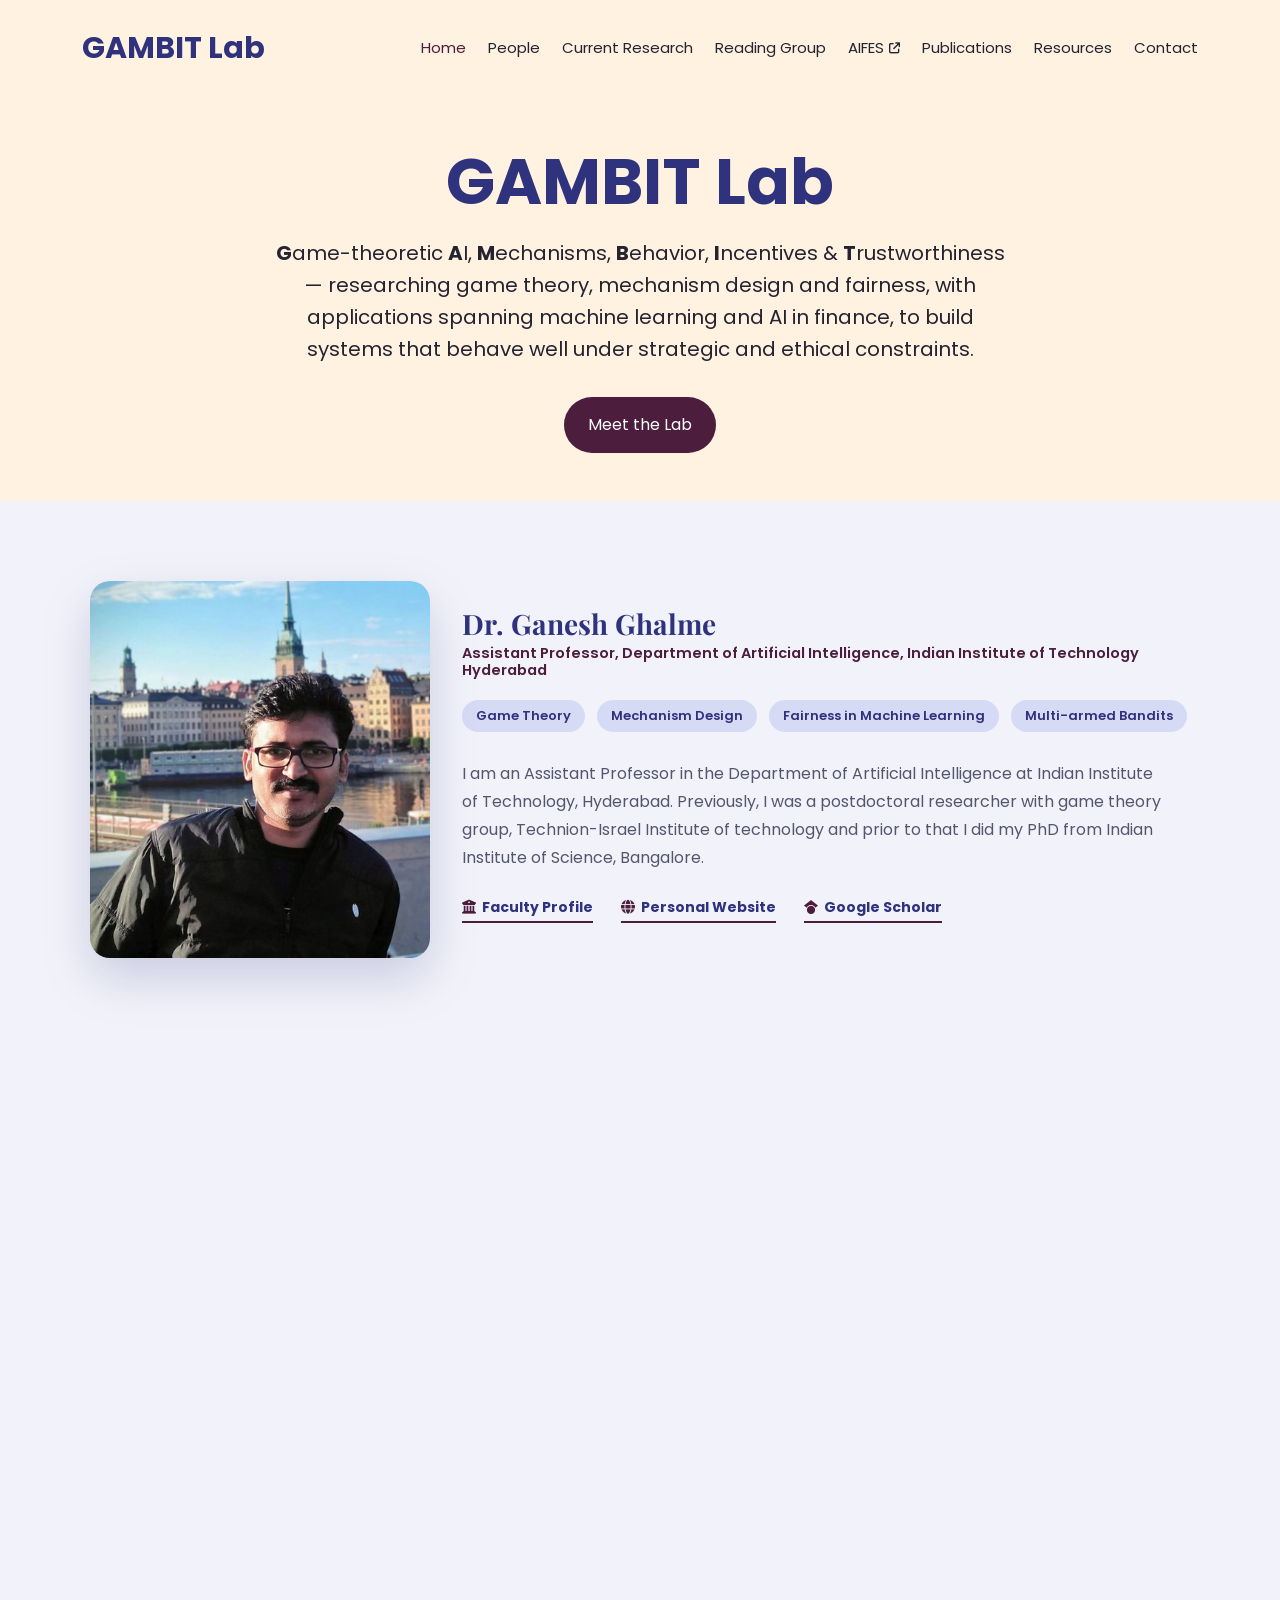
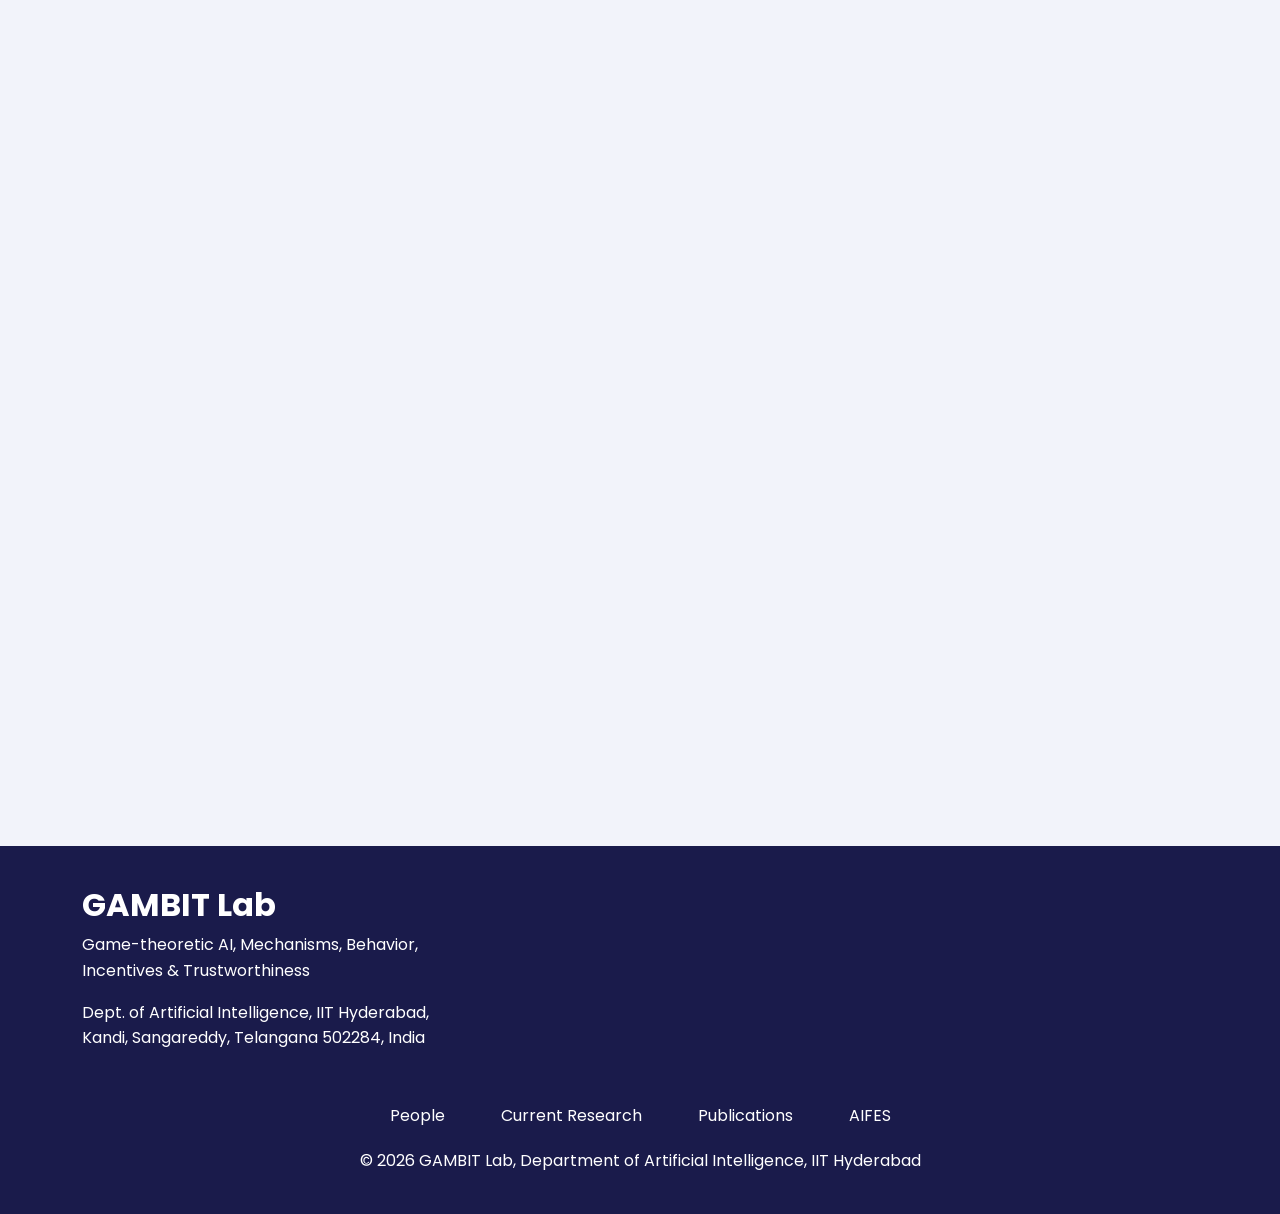
<file: index.html>
﻿<!DOCTYPE html>
<html lang="en">
<head>
  <meta charset="UTF-8">
  <meta name="viewport" content="width=device-width, initial-scale=1.0">
  <meta name="description" content="GAMBIT Lab: Game-theoretic AI, Mechanisms, Behavior, Incentives &amp; Trustworthiness, led by Dr. Ganesh Ghalme, Department of Artificial Intelligence, IIT Hyderabad.">
  <title>GAMBIT Lab | Game-theoretic AI, Mechanisms, Behavior, Incentives &amp; Trustworthiness</title>
  <link rel="stylesheet" href="./assets/css/bootstrap.min.css">
  <link href="./assets/icons/fontawesome/css/fontawesome.min.css" rel="stylesheet">
  <link href="./assets/icons/fontawesome/css/brands.min.css" rel="stylesheet">
  <link href="./assets/icons/fontawesome/css/solid.min.css" rel="stylesheet">
  <link rel="stylesheet" href="./assets/plugin/OwlCarousel2-2.3.4/dist/assets/owl.carousel.min.css">
  <link rel="stylesheet" href="./assets/plugin/OwlCarousel2-2.3.4/dist/assets/owl.theme.default.min.css">
  <link rel="stylesheet" href="./assets/plugin/aos/aos.css">
  <link rel="stylesheet" href="./assets/css/style.css?v=8">
  <link rel="stylesheet" href="./assets/css/lab-custom.css?v=8">
</head>
<body>
    <div class="header-section">
        <header id="header" class="header d-flex align-items-center fixed-top">
            <div class="container-fluid container-xl position-relative d-flex align-items-center">
              <a href="index.html" class="logo d-flex align-items-center me-auto">
                <span class="sitename">GAMBIT Lab</span>
              </a>
              <nav id="navmenu" class="navmenu">
                <ul>
                  <li><a href="index.html" class="active">Home</a></li>
                  <li><a href="people.html">People</a></li>
                  <li><a href="research.html">Current Research</a></li>
                  <li><a href="reading-group.html">Reading Group</a></li>
                  <li><a href="https://ai-iith-web.github.io/AIFES/" target="_blank" rel="noopener noreferrer">AIFES <i class="fa-solid fa-arrow-up-right-from-square" style="font-size:11px;"></i></a></li>
                  <li><a href="publications.html">Publications</a></li>
                  <li><a href="resources.html">Resources</a></li>
                  <li><a href="contact.html">Contact</a></li>
                </ul>
                <i class="mobile-nav-toggle d-xl-none fas fa-bars" role="button" tabindex="0" aria-label="Toggle navigation" aria-controls="navmenu" aria-expanded="false"></i>
              </nav>
            </div>
          </header>
            <div class="hero-section container-fluid container-xl position-relative pt-6" id="hero">
                <div class="row">
                    <div class="col-12 d-flex align-items-center mt-5 mt-sm-5 mt-md-5 mb-5">
                      <div class="learning-section pt-5 pt-md-5 pt-lg-0 text-center mx-auto" style="max-width: 760px;">
                        <h1 class="heading-large">GAMBIT Lab</h1>
                        <p class="subheading"><strong>G</strong>ame-theoretic <strong>A</strong>I, <strong>M</strong>echanisms, <strong>B</strong>ehavior, <strong>I</strong>ncentives &amp; <strong>T</strong>rustworthiness &mdash; researching game theory, mechanism design and fairness, with applications spanning machine learning and AI in finance, to build systems that behave well under strategic and ethical constraints.</p>
                        <a href="people.html#current-students" class="btn btn-secondary text-white border-0 rounded-5 py-3 px-4 btn-hover">Meet the Lab</a>
                     </div>
                    </div>
                </div>
            </div>
       </div>

       <div class="supervisor-section container-fluid container-xl position-relative" data-aos="fade-up">
          <div class="row align-items-center">
            <div class="col-md-4 mb-5 mb-md-0">
              <div class="supervisor-photo-box">
                <img src="./assets/images/ganesh-ghalme.jpg" alt="Dr. Ganesh Ghalme">
              </div>
            </div>
            <div class="col-md-8 supervisor-detail">
              <h2>Dr. Ganesh Ghalme</h2>
              <h6>Assistant Professor, Department of Artificial Intelligence, Indian Institute of Technology Hyderabad</h6>
              <div class="supervisor-tags">
                <span>Game Theory</span>
                <span>Mechanism Design</span>
                <span>Fairness in Machine Learning</span>
                <span>Multi-armed Bandits</span>
              </div>
              <p class="bio">
                I am an Assistant Professor in the Department of Artificial Intelligence at Indian Institute of Technology, Hyderabad.
                Previously, I was a postdoctoral researcher with game theory group, Technion-Israel Institute of technology and prior to
                that I did my PhD from Indian Institute of Science, Bangalore.
              </p>
              <div class="supervisor-links">
                <a href="https://iith.ac.in/ai/ganeshghalme/" target="_blank" rel="noopener noreferrer"><i class="fa-solid fa-building-columns"></i>Faculty Profile</a>
                <a href="https://sites.google.com/view/ganeshghalme/home" target="_blank" rel="noopener noreferrer"><i class="fa-solid fa-globe"></i>Personal Website</a>
                <a href="https://scholar.google.co.in/citations?user=3WtQCqYAAAAJ&hl=en" target="_blank" rel="noopener noreferrer"><i class="fa-brands fa-google-scholar"></i>Google Scholar</a>
              </div>
            </div>
          </div>
       </div>

        <section class="announcements-section container-fluid container-xl" id="announcements" data-aos="fade-up" aria-labelledby="announcements-title">
          <div class="ann-header">
            <h2 id="announcements-title">Announcements</h2>
          </div>
          <ul class="ann-list" data-announcements data-limit="4">
            <li class="ann-empty">Loading announcements&hellip;</li>
          </ul>
       </section>

        <div class="about-section container-fluid container-xl position-relative mt-7 text-center overflow-hidden pb-5" id="about" data-aos="fade-right">
            <h2 class="about-title fw-bold mb-4">About <span class="text-secondary">GAMBIT Lab</span></h2>
            <div class="row">
               <div class="col-lg-10 offset-lg-1">
                    <p class="about-subheading">
                     GAMBIT Lab &mdash; Game-theoretic AI, Mechanisms, Behavior, Incentives &amp; Trustworthiness &mdash; is a research group in the Department of Artificial Intelligence at IIT Hyderabad, led by Dr. Ganesh Ghalme. We work at the
                     intersection of game theory, mechanism design and machine learning, with a focus on building learning systems that remain fair, robust
                     and well-behaved when deployed among strategic agents, including applications in AI for finance.
                    </p>
               </div>
            </div>
            <a href="research.html" class="more-btn">Explore our research</a>
        </div>

        <footer class="footer text-center text-md-start mt-5">
          <div class="container">
            <div class="row align-items-center">
              <div class="col-12 text-md-start">
                <h5 class="fw-bold">GAMBIT Lab</h5>
                <p class="mb-0 footer-sub-title">Game-theoretic AI, Mechanisms, Behavior,<br>Incentives &amp; Trustworthiness</p>
                <p class="mb-0 mt-3 footer-sub-title">Dept. of Artificial Intelligence, IIT Hyderabad,<br>Kandi, Sangareddy, Telangana 502284, India</p>
              </div>
            </div>
            <div class="mt-5 d-flex justify-content-center align-items-center text-center">
              <div>
                <ul class="footer-menu d-flex flex-column flex-sm-column flex-md-row  flex-lg-row gap-3 justify-content-center list-unstyled">
                  <li class="me-3"><a href="people.html">People</a></li>
                  <li class="me-3"><a href="research.html">Current Research</a></li>
                  <li class="me-3"><a href="publications.html">Publications</a></li>
                  <li><a href="https://ai-iith-web.github.io/AIFES/" target="_blank" rel="noopener noreferrer">AIFES</a></li>
                </ul>
                <p class="mb-0 mt-3">&copy; 2026 GAMBIT Lab, Department of Artificial Intelligence, IIT Hyderabad</p>
              </div>
            </div>
          </div>
        </footer>
    <script src="./assets/js/jquery-3.6.0.min.js"></script>
    <script src="./assets/js/bootstrap.bundle.min.js"></script>
    <script src="./assets/plugin/OwlCarousel2-2.3.4/dist/owl.carousel.min.js"></script>
    <script src="./assets/plugin/aos/aos.js"></script>
    <script src="./assets/js/announcements.js?v=4"></script>
    <script src="./assets/js/main.js?v=8"></script>
</body>
</html>
</file>
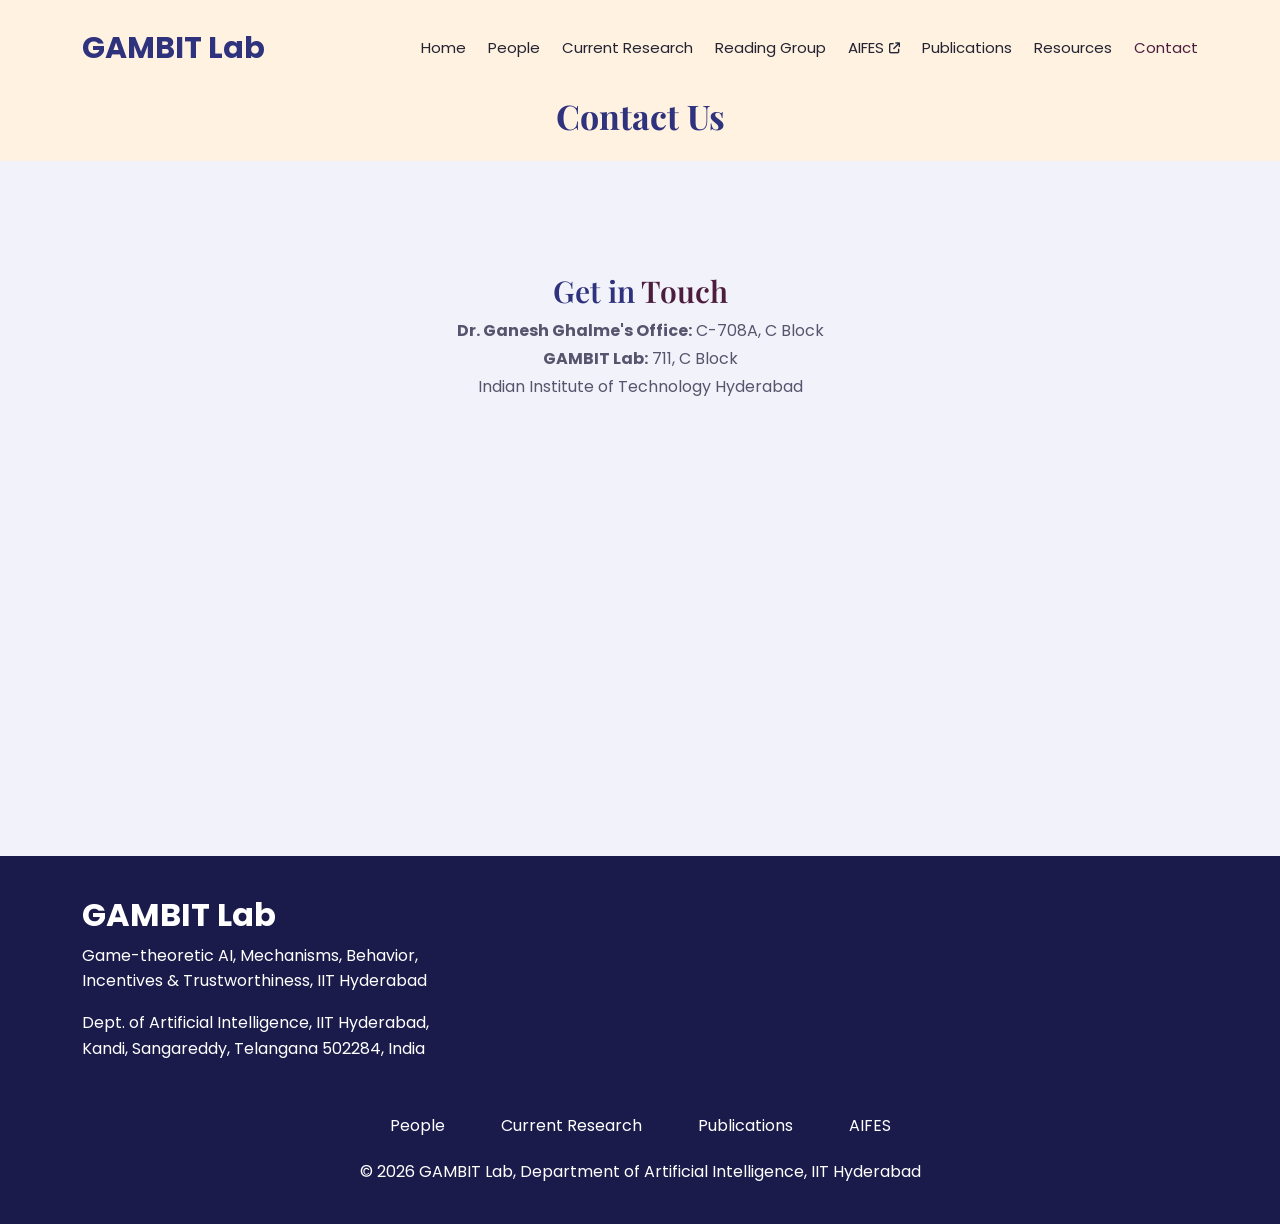
<file: contact.html>
﻿<!DOCTYPE html>
<html lang="en">
<head>
  <meta charset="UTF-8">
  <meta name="viewport" content="width=device-width, initial-scale=1.0">
  <meta name="description" content="Contact GAMBIT Lab, Department of Artificial Intelligence, IIT Hyderabad.">
  <title>Contact | GAMBIT Lab</title>
  <link rel="stylesheet" href="./assets/css/bootstrap.min.css">
  <link href="./assets/icons/fontawesome/css/fontawesome.min.css" rel="stylesheet">
  <link href="./assets/icons/fontawesome/css/brands.min.css" rel="stylesheet">
  <link href="./assets/icons/fontawesome/css/solid.min.css" rel="stylesheet">
  <link rel="stylesheet" href="./assets/plugin/OwlCarousel2-2.3.4/dist/assets/owl.carousel.min.css">
  <link rel="stylesheet" href="./assets/plugin/OwlCarousel2-2.3.4/dist/assets/owl.theme.default.min.css">
  <link rel="stylesheet" href="./assets/plugin/aos/aos.css">
  <link rel="stylesheet" href="./assets/css/style.css?v=8">
  <link rel="stylesheet" href="./assets/css/lab-custom.css?v=8">
</head>
<body>
    <div class="header-section">
        <header id="header" class="header d-flex align-items-center fixed-top">
            <div class="container-fluid container-xl position-relative d-flex align-items-center">
              <a href="index.html" class="logo d-flex align-items-center me-auto">
                <span class="sitename">GAMBIT Lab</span>
              </a>
              <nav id="navmenu" class="navmenu">
                <ul>
                  <li><a href="index.html">Home</a></li>
                  <li><a href="people.html">People</a></li>
                  <li><a href="research.html">Current Research</a></li>
                  <li><a href="reading-group.html">Reading Group</a></li>
                  <li><a href="https://ai-iith-web.github.io/AIFES/" target="_blank" rel="noopener noreferrer">AIFES <i class="fa-solid fa-arrow-up-right-from-square" style="font-size:11px;"></i></a></li>
                  <li><a href="publications.html">Publications</a></li>
                  <li><a href="resources.html">Resources</a></li>
                  <li><a href="contact.html" class="active">Contact</a></li>
                </ul>
                <i class="mobile-nav-toggle d-xl-none fas fa-bars" role="button" tabindex="0" aria-label="Toggle navigation" aria-controls="navmenu" aria-expanded="false"></i>
              </nav>
            </div>
          </header>
          <div class="page-head container-fluid container-xl pt-6">
            <h1>Contact Us</h1>
          </div>
       </div>

        <div class="contact-section container-fluid container-xl mt-7 pb-5" data-aos="fade-up">
          <div class="row justify-content-center">
            <div class="col-lg-7 mb-5 text-center">
              <h2 class="our-feature-sub-title">Get in <span class="text-secondary">Touch</span></h2>
              <p class="text-quaternary">
                <strong>Dr. Ganesh Ghalme's Office:</strong> C-708A, C Block<br>
                <strong>GAMBIT Lab:</strong> 711, C Block<br>
                Indian Institute of Technology Hyderabad
              </p>
              <div class="map-embed mt-4">
                <iframe src="https://www.google.com/maps?q=Indian+Institute+of+Technology+Hyderabad,+Kandi,+Sangareddy,+Telangana&output=embed" loading="lazy" allowfullscreen title="IIT Hyderabad campus map"></iframe>
              </div>
            </div>
          </div>
        </div>

        <footer class="footer text-center text-md-start mt-5">
          <div class="container">
            <div class="row align-items-center">
              <div class="col-12 text-md-start">
                <h5 class="fw-bold">GAMBIT Lab</h5>
                <p class="mb-0 footer-sub-title">Game-theoretic AI, Mechanisms, Behavior,<br>Incentives &amp; Trustworthiness, IIT Hyderabad</p>
                <p class="mb-0 mt-3 footer-sub-title">Dept. of Artificial Intelligence, IIT Hyderabad,<br>Kandi, Sangareddy, Telangana 502284, India</p>
              </div>
            </div>
            <div class="mt-5 d-flex justify-content-center align-items-center text-center">
              <div>
                <ul class="footer-menu d-flex flex-column flex-sm-column flex-md-row  flex-lg-row gap-3 justify-content-center list-unstyled">
                  <li class="me-3"><a href="people.html">People</a></li>
                  <li class="me-3"><a href="research.html">Current Research</a></li>
                  <li class="me-3"><a href="publications.html">Publications</a></li>
                  <li><a href="https://ai-iith-web.github.io/AIFES/" target="_blank" rel="noopener noreferrer">AIFES</a></li>
                </ul>
                <p class="mb-0 mt-3">&copy; 2026 GAMBIT Lab, Department of Artificial Intelligence, IIT Hyderabad</p>
              </div>
            </div>
          </div>
        </footer>
    <script src="./assets/js/jquery-3.6.0.min.js"></script>
    <script src="./assets/js/bootstrap.bundle.min.js"></script>
    <script src="./assets/plugin/OwlCarousel2-2.3.4/dist/owl.carousel.min.js"></script>
    <script src="./assets/plugin/aos/aos.js"></script>
    <script src="./assets/js/main.js?v=8"></script>
</body>
</html>
</file>
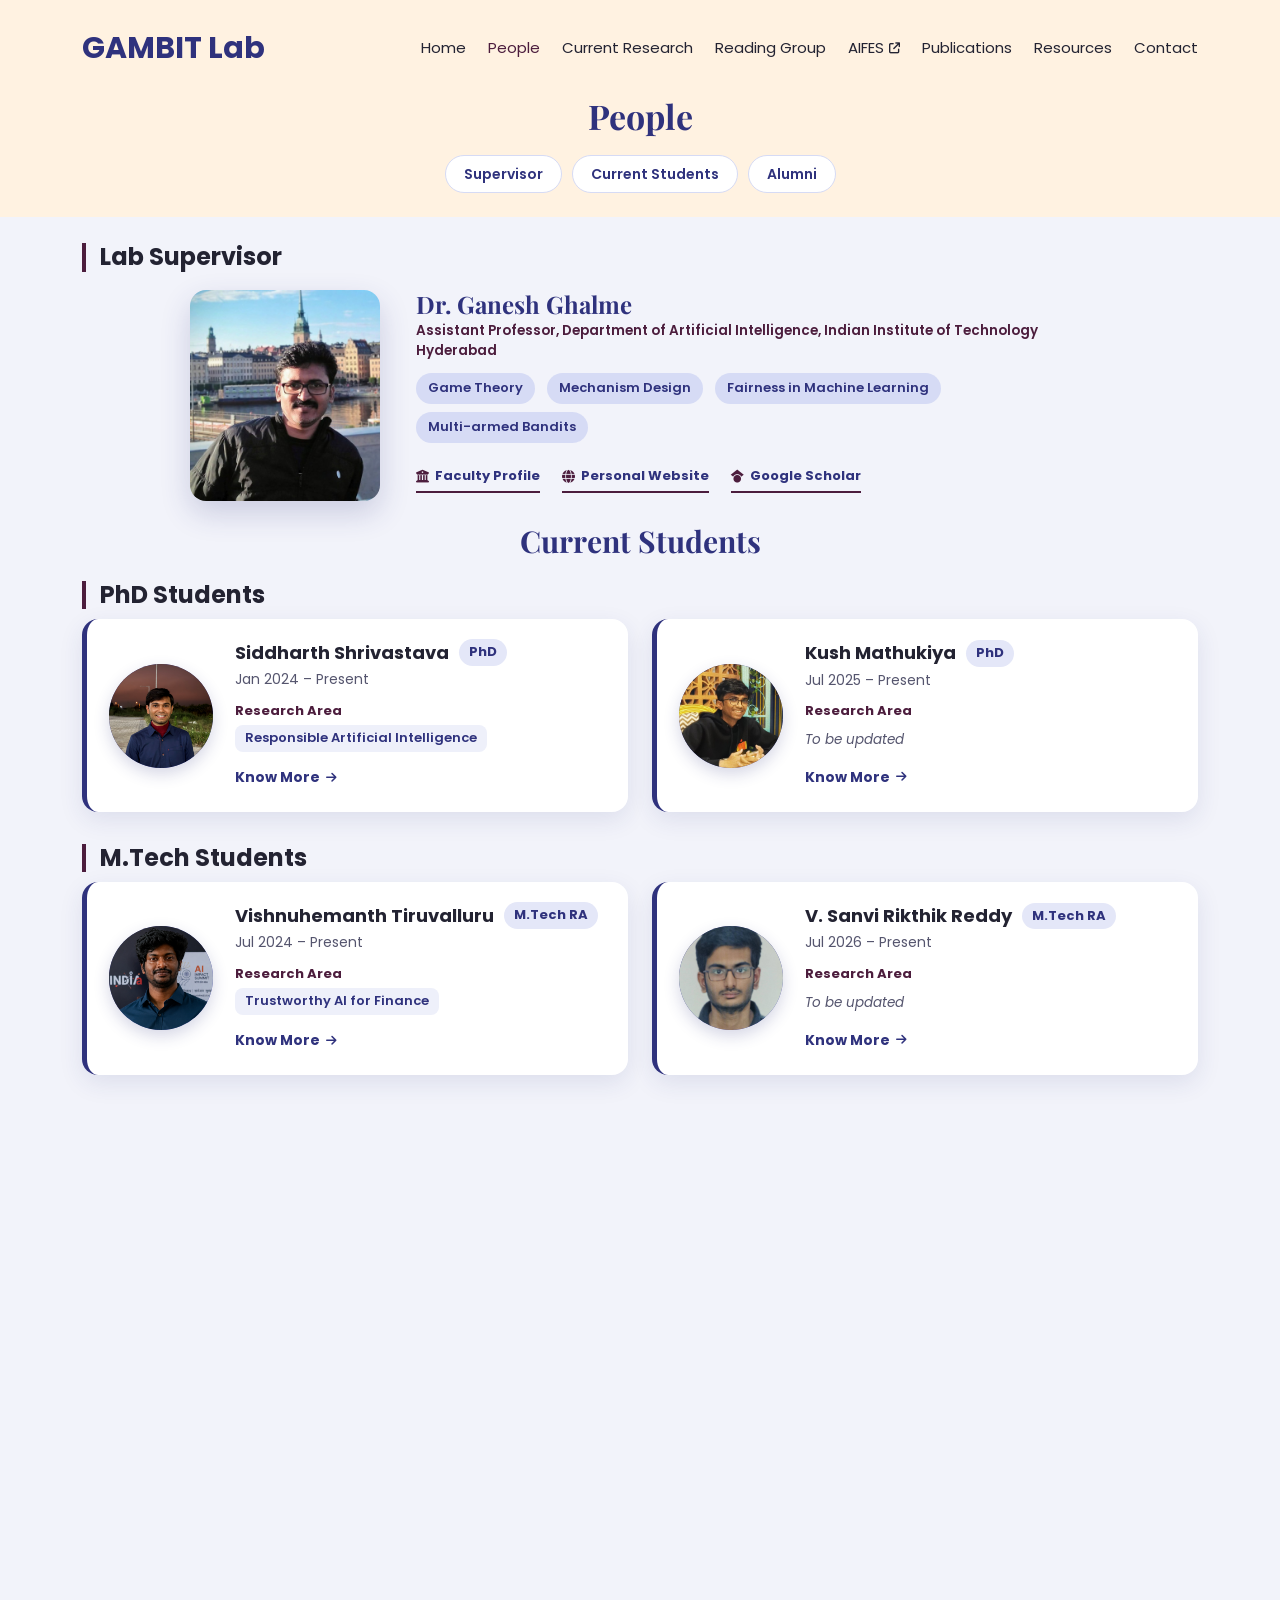
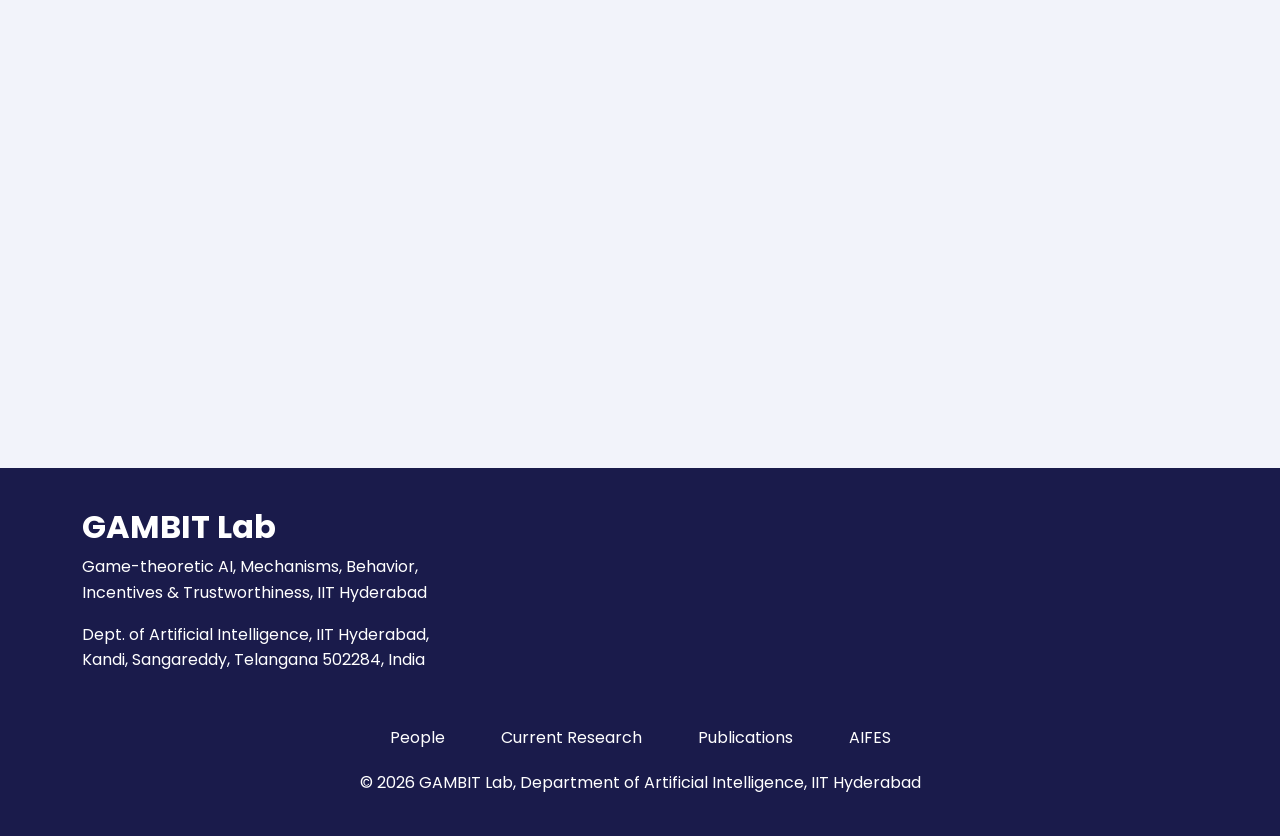
<file: people.html>
﻿<!DOCTYPE html>
<html lang="en">
<head>
  <meta charset="UTF-8">
  <meta name="viewport" content="width=device-width, initial-scale=1.0">
  <meta name="description" content="Current students and alumni of GAMBIT Lab, IIT Hyderabad.">
  <title>People | GAMBIT Lab</title>
  <link rel="stylesheet" href="./assets/css/bootstrap.min.css">
  <link href="./assets/icons/fontawesome/css/fontawesome.min.css" rel="stylesheet">
  <link href="./assets/icons/fontawesome/css/brands.min.css" rel="stylesheet">
  <link href="./assets/icons/fontawesome/css/solid.min.css" rel="stylesheet">
  <link rel="stylesheet" href="./assets/plugin/OwlCarousel2-2.3.4/dist/assets/owl.carousel.min.css">
  <link rel="stylesheet" href="./assets/plugin/OwlCarousel2-2.3.4/dist/assets/owl.theme.default.min.css">
  <link rel="stylesheet" href="./assets/plugin/aos/aos.css">
  <link rel="stylesheet" href="./assets/css/style.css?v=8">
  <link rel="stylesheet" href="./assets/css/lab-custom.css?v=8">
</head>
<body>
    <div class="header-section">
        <header id="header" class="header d-flex align-items-center fixed-top">
            <div class="container-fluid container-xl position-relative d-flex align-items-center">
              <a href="index.html" class="logo d-flex align-items-center me-auto">
                <span class="sitename">GAMBIT Lab</span>
              </a>
              <nav id="navmenu" class="navmenu">
                <ul>
                  <li><a href="index.html">Home</a></li>
                  <li><a href="people.html" class="active">People</a></li>
                  <li><a href="research.html">Current Research</a></li>
                  <li><a href="reading-group.html">Reading Group</a></li>
                  <li><a href="https://ai-iith-web.github.io/AIFES/" target="_blank" rel="noopener noreferrer">AIFES <i class="fa-solid fa-arrow-up-right-from-square" style="font-size:11px;"></i></a></li>
                  <li><a href="publications.html">Publications</a></li>
                  <li><a href="resources.html">Resources</a></li>
                  <li><a href="contact.html">Contact</a></li>
                </ul>
                <i class="mobile-nav-toggle d-xl-none fas fa-bars" role="button" tabindex="0" aria-label="Toggle navigation" aria-controls="navmenu" aria-expanded="false"></i>
              </nav>
            </div>
          </header>
          <div class="page-head container-fluid container-xl pt-6">
            <h1>People</h1>
            <nav class="people-jump" aria-label="People sections">
              <a href="#supervisor">Supervisor</a>
              <a href="#current-students">Current Students</a>
              <a href="#alumni">Alumni</a>
            </nav>
          </div>
       </div>

        <div class="supervisor-section compact container-fluid container-xl position-relative" id="supervisor" data-aos="fade-up">
          <h4 class="people-group-title">Lab Supervisor</h4>
          <div class="supervisor-inline">
            <div class="supervisor-photo-box">
              <img src="./assets/images/ganesh-ghalme.jpg" alt="Dr. Ganesh Ghalme">
            </div>
            <div class="supervisor-detail">
              <h2>Dr. Ganesh Ghalme</h2>
              <h6>Assistant Professor, Department of Artificial Intelligence, Indian Institute of Technology Hyderabad</h6>
              <div class="supervisor-tags">
                <span>Game Theory</span>
                <span>Mechanism Design</span>
                <span>Fairness in Machine Learning</span>
                <span>Multi-armed Bandits</span>
              </div>
              <div class="supervisor-links">
                <a href="https://iith.ac.in/ai/ganeshghalme/" target="_blank" rel="noopener noreferrer"><i class="fa-solid fa-building-columns"></i>Faculty Profile</a>
                <a href="https://sites.google.com/view/ganeshghalme/home" target="_blank" rel="noopener noreferrer"><i class="fa-solid fa-globe"></i>Personal Website</a>
                <a href="https://scholar.google.co.in/citations?user=3WtQCqYAAAAJ&hl=en" target="_blank" rel="noopener noreferrer"><i class="fa-brands fa-google-scholar"></i>Google Scholar</a>
              </div>
            </div>
          </div>
        </div>

        <div class="people-block" id="current-students" data-aos="fade-up">
          <div class="container-xl">
            <div class="people-block-heading">
              <h2>Current Students</h2>
            </div>

            <h4 class="people-group-title">PhD Students</h4>
            <div class="row">
              <div class="col-lg-6">
                <a class="person-row" href="https://siddharth-shrivastava7.github.io" target="_blank" rel="noopener noreferrer" aria-label="Know more about Siddharth Shrivastava">
                  <div class="person-row-photo"><img src="./assets/images/siddharth-shrivastava.jpeg" alt="Siddharth Shrivastava"></div>
                  <div class="person-row-body">
                    <div class="person-row-head"><h5>Siddharth Shrivastava</h5><span class="person-role">PhD</span></div>
                    <div class="person-dates">Jan 2024 &ndash; Present</div>
                    <div class="person-field"><span class="person-field-name">Research Area</span><div class="person-tags"><span>Responsible Artificial Intelligence</span></div></div>
                    <span class="person-row-cta">Know More <i class="fa-solid fa-arrow-right"></i></span>
                  </div>
                </a>
              </div>
              <div class="col-lg-6">
                <a class="person-row" href="https://in.linkedin.com/in/kush-mathukiya-01434626b" target="_blank" rel="noopener noreferrer" aria-label="Know more about Kush Mathukiya">
                  <div class="person-row-photo"><img src="./assets/images/kush-mathukiya.jpeg" alt="Kush Mathukiya"></div>
                  <div class="person-row-body">
                    <div class="person-row-head"><h5>Kush Mathukiya</h5><span class="person-role">PhD</span></div>
                    <div class="person-dates">Jul 2025 &ndash; Present</div>
                    <div class="person-field"><span class="person-field-name">Research Area</span><span class="person-field-pending">To be updated</span></div>
                    <span class="person-row-cta">Know More <i class="fa-solid fa-arrow-right"></i></span>
                  </div>
                </a>
              </div>
            </div>

            <h4 class="people-group-title">M.Tech Students</h4>
            <div class="row">
              <div class="col-lg-6">
                <a class="person-row" href="https://vishnuhemanth27.github.io" target="_blank" rel="noopener noreferrer" aria-label="Know more about Vishnuhemanth Tiruvalluru">
                  <div class="person-row-photo"><img src="./assets/images/vishnuhemanth-tiruvalluru.png" alt="Vishnuhemanth Tiruvalluru"></div>
                  <div class="person-row-body">
                    <div class="person-row-head"><h5>Vishnuhemanth Tiruvalluru</h5><span class="person-role">M.Tech RA</span></div>
                    <div class="person-dates">Jul 2024 &ndash; Present</div>
                    <div class="person-field"><span class="person-field-name">Research Area</span><div class="person-tags"><span>Trustworthy AI for Finance</span></div></div>
                    <span class="person-row-cta">Know More <i class="fa-solid fa-arrow-right"></i></span>
                  </div>
                </a>
              </div>
              <div class="col-lg-6">
                <a class="person-row" href="https://www.linkedin.com/in/sanvi-rikthik-reddy-463615288/" target="_blank" rel="noopener noreferrer" aria-label="Know more about V. Sanvi Rikthik Reddy">
                  <div class="person-row-photo"><img src="./assets/images/sanvi-rikthik-reddy.jpeg" alt="V. Sanvi Rikthik Reddy"></div>
                  <div class="person-row-body">
                    <div class="person-row-head"><h5>V. Sanvi Rikthik Reddy</h5><span class="person-role">M.Tech RA</span></div>
                    <div class="person-dates">Jul 2026 &ndash; Present</div>
                    <div class="person-field"><span class="person-field-name">Research Area</span><span class="person-field-pending">To be updated</span></div>
                    <span class="person-row-cta">Know More <i class="fa-solid fa-arrow-right"></i></span>
                  </div>
                </a>
              </div>
            </div>
          </div>
        </div>

        <div class="people-block alt" id="alumni" data-aos="fade-up">
          <div class="container-xl">
            <div class="people-block-heading">
              <h2>Alumni</h2>
            </div>

            <h4 class="people-group-title">M.Tech Alumni</h4>
            <div class="row">
              <div class="col-lg-6">
                <a class="person-row" href="https://www.linkedin.com/in/andra-siva-sai-teja-229226193/" target="_blank" rel="noopener noreferrer" aria-label="Know more about Andra Siva Sai Teja">
                  <div class="person-row-photo"><img src="./assets/images/siva-sai-teja.jpg" alt="Andra Siva Sai Teja"></div>
                  <div class="person-row-body">
                    <div class="person-row-head"><h5>Andra Siva Sai Teja</h5><span class="person-role">M.Tech RA</span></div>
                    <div class="person-dates">2022 &ndash; 2025</div>
                    <div class="person-field"><span class="person-field-name">Research Area</span><div class="person-tags"><span>Multi-Arm Bandits</span><span>Bayesian Persuasion</span></div></div>
                    <div class="person-field"><span class="person-field-name">Current Position</span><div class="person-now"><i class="fa-solid fa-briefcase"></i><span>Samsung R&amp;D Institute India, Bangalore</span></div></div>
                    <span class="person-row-cta">Know More <i class="fa-solid fa-arrow-right"></i></span>
                  </div>
                </a>
              </div>
              <div class="col-lg-6">
                <a class="person-row" href="https://himanshu11a1.github.io/portfolio/" target="_blank" rel="noopener noreferrer" aria-label="Know more about Himanshu">
                  <div class="person-row-photo"><img src="./assets/images/himanshu-sharma.jpg" alt="Himanshu"></div>
                  <div class="person-row-body">
                    <div class="person-row-head"><h5>Himanshu</h5><span class="person-role">M.Tech RA</span></div>
                    <div class="person-dates">2022 &ndash; 2025</div>
                    <div class="person-field"><span class="person-field-name">Research Area</span><div class="person-tags"><span>Fairness</span><span>Multi-Arm Bandits</span></div></div>
                    <div class="person-field"><span class="person-field-name">Current Position</span><div class="person-now"><i class="fa-solid fa-briefcase"></i><span>TCS Research, Hyderabad</span></div></div>
                    <span class="person-row-cta">Know More <i class="fa-solid fa-arrow-right"></i></span>
                  </div>
                </a>
              </div>
              <div class="col-lg-6">
                <a class="person-row" href="https://www.linkedin.com/in/mahvith-akshintala-b425211a5/" target="_blank" rel="noopener noreferrer" aria-label="Know more about Mahvith Akshintala">
                  <div class="person-row-photo"><img src="./assets/images/mahvith-akshintala.jpg" alt="Mahvith Akshintala"></div>
                  <div class="person-row-body">
                    <div class="person-row-head"><h5>Mahvith Akshintala</h5><span class="person-role">M.Tech RA</span></div>
                    <div class="person-dates">2023 &ndash; 2026</div>
                    <div class="person-field"><span class="person-field-name">Research Area</span><div class="person-tags"><span>Strategic AI</span><span>Small Language Models</span></div></div>
                    <div class="person-field"><span class="person-field-name">Current Position</span><div class="person-now"><i class="fa-solid fa-briefcase"></i><span>Project Associate, Department of AI, IIT Hyderabad</span></div></div>
                    <span class="person-row-cta">Know More <i class="fa-solid fa-arrow-right"></i></span>
                  </div>
                </a>
              </div>
              <div class="col-lg-6">
                <a class="person-row" href="https://in.linkedin.com/in/ashish-jha-220181197" target="_blank" rel="noopener noreferrer" aria-label="Know more about Ashish Jha">
                  <div class="person-row-photo"><img src="./assets/images/ashish-jha.png" alt="Ashish Jha"></div>
                  <div class="person-row-body">
                    <div class="person-row-head"><h5>Ashish Jha</h5><span class="person-role">M.Tech</span></div>
                    <div class="person-dates">2022 &ndash; 2024</div>
                    <div class="person-field"><span class="person-field-name">Research Area</span><span class="person-field-pending">To be updated</span></div>
                    <span class="person-row-cta">Know More <i class="fa-solid fa-arrow-right"></i></span>
                  </div>
                </a>
              </div>
              <div class="col-lg-6">
                <div class="person-row">
                  <div class="person-row-photo"><span aria-hidden="true">A</span></div>
                  <div class="person-row-body">
                    <div class="person-row-head"><h5>Adithyan</h5><span class="person-role">M.Tech</span></div>
                    <div class="person-dates">2023 &ndash; 2025</div>
                    <span class="person-row-pending">Profile coming soon</span>
                  </div>
                </div>
              </div>
            </div>
          </div>
        </div>

        <footer class="footer text-center text-md-start mt-5">
          <div class="container">
            <div class="row align-items-center">
              <div class="col-12 text-md-start">
                <h5 class="fw-bold">GAMBIT Lab</h5>
                <p class="mb-0 footer-sub-title">Game-theoretic AI, Mechanisms, Behavior,<br>Incentives &amp; Trustworthiness, IIT Hyderabad</p>
                <p class="mb-0 mt-3 footer-sub-title">Dept. of Artificial Intelligence, IIT Hyderabad,<br>Kandi, Sangareddy, Telangana 502284, India</p>
              </div>
            </div>
            <div class="mt-5 d-flex justify-content-center align-items-center text-center">
              <div>
                <ul class="footer-menu d-flex flex-column flex-sm-column flex-md-row  flex-lg-row gap-3 justify-content-center list-unstyled">
                  <li class="me-3"><a href="people.html">People</a></li>
                  <li class="me-3"><a href="research.html">Current Research</a></li>
                  <li class="me-3"><a href="publications.html">Publications</a></li>
                  <li><a href="https://ai-iith-web.github.io/AIFES/" target="_blank" rel="noopener noreferrer">AIFES</a></li>
                </ul>
                <p class="mb-0 mt-3">&copy; 2026 GAMBIT Lab, Department of Artificial Intelligence, IIT Hyderabad</p>
              </div>
            </div>
          </div>
        </footer>
    <script src="./assets/js/jquery-3.6.0.min.js"></script>
    <script src="./assets/js/bootstrap.bundle.min.js"></script>
    <script src="./assets/plugin/OwlCarousel2-2.3.4/dist/owl.carousel.min.js"></script>
    <script src="./assets/plugin/aos/aos.js"></script>
    <script src="./assets/js/main.js?v=8"></script>
</body>
</html>
</file>
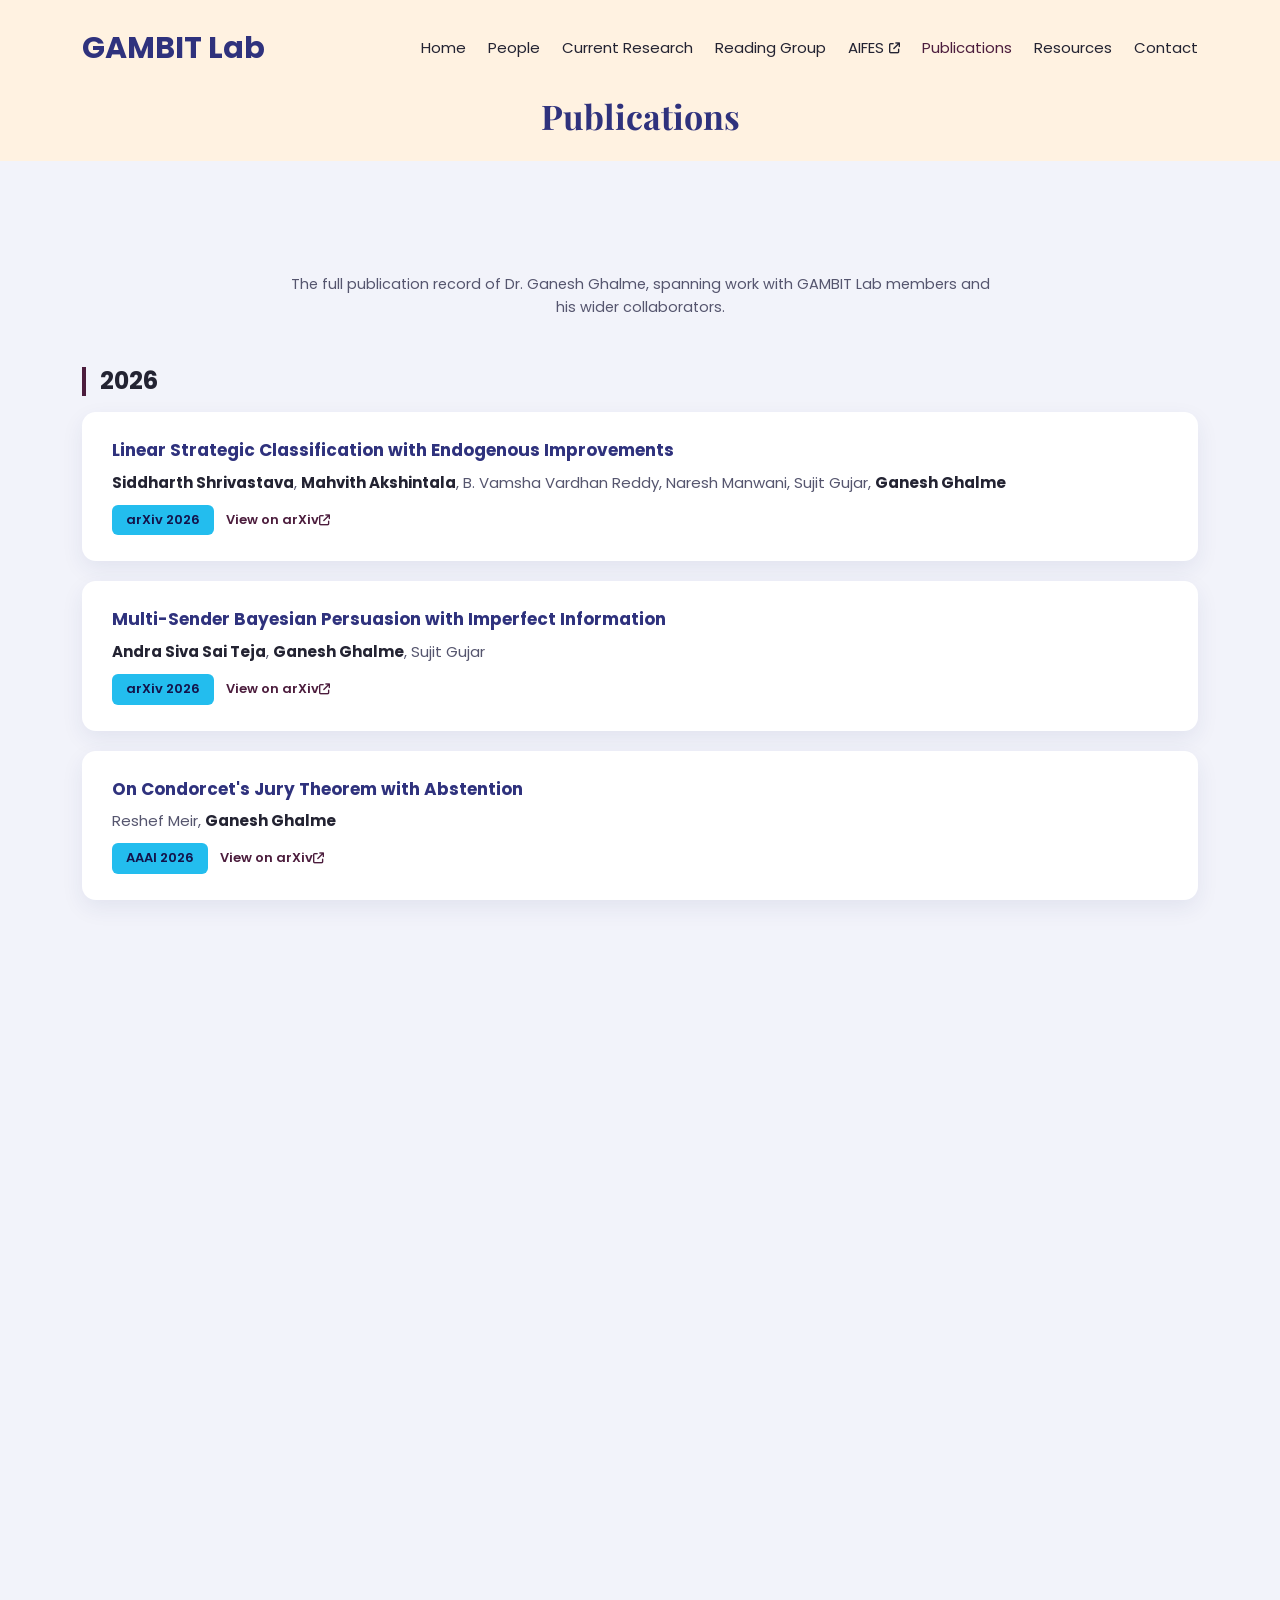
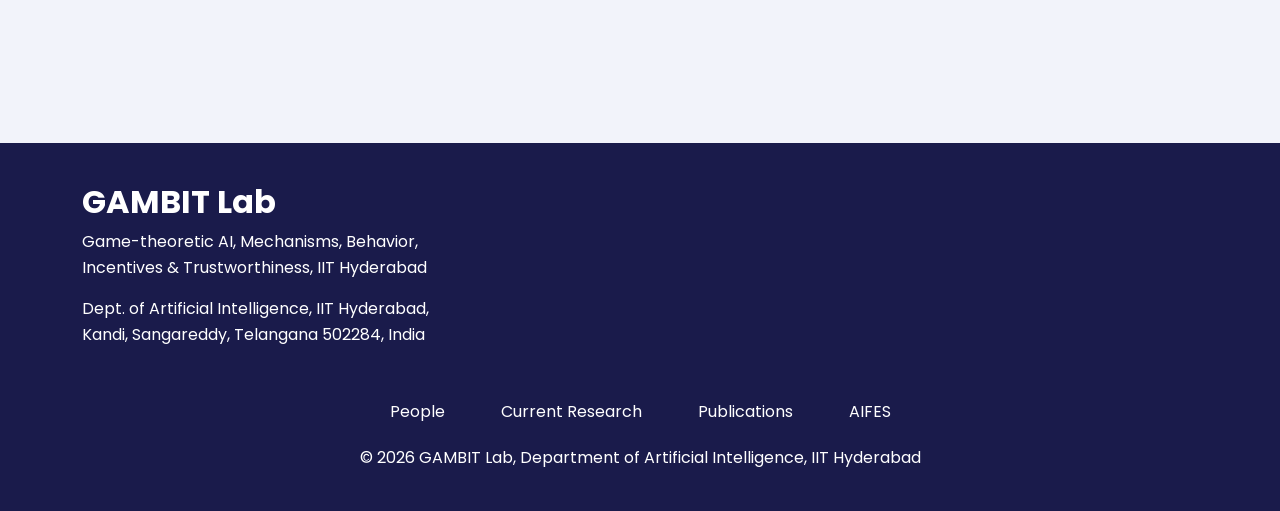
<file: publications.html>
﻿<!DOCTYPE html>
<html lang="en">
<head>
  <meta charset="UTF-8">
  <meta name="viewport" content="width=device-width, initial-scale=1.0">
  <meta name="description" content="GAMBIT Lab publications, IIT Hyderabad.">
  <title>Publications | GAMBIT Lab</title>
  <link rel="stylesheet" href="./assets/css/bootstrap.min.css">
  <link href="./assets/icons/fontawesome/css/fontawesome.min.css" rel="stylesheet">
  <link href="./assets/icons/fontawesome/css/brands.min.css" rel="stylesheet">
  <link href="./assets/icons/fontawesome/css/solid.min.css" rel="stylesheet">
  <link rel="stylesheet" href="./assets/plugin/OwlCarousel2-2.3.4/dist/assets/owl.carousel.min.css">
  <link rel="stylesheet" href="./assets/plugin/OwlCarousel2-2.3.4/dist/assets/owl.theme.default.min.css">
  <link rel="stylesheet" href="./assets/plugin/aos/aos.css">
  <link rel="stylesheet" href="./assets/css/style.css?v=8">
  <link rel="stylesheet" href="./assets/css/lab-custom.css?v=8">
</head>
<body>
    <div class="header-section">
        <header id="header" class="header d-flex align-items-center fixed-top">
            <div class="container-fluid container-xl position-relative d-flex align-items-center">
              <a href="index.html" class="logo d-flex align-items-center me-auto">
                <span class="sitename">GAMBIT Lab</span>
              </a>
              <nav id="navmenu" class="navmenu">
                <ul>
                  <li><a href="index.html">Home</a></li>
                  <li><a href="people.html">People</a></li>
                  <li><a href="research.html">Current Research</a></li>
                  <li><a href="reading-group.html">Reading Group</a></li>
                  <li><a href="https://ai-iith-web.github.io/AIFES/" target="_blank" rel="noopener noreferrer">AIFES <i class="fa-solid fa-arrow-up-right-from-square" style="font-size:11px;"></i></a></li>
                  <li><a href="publications.html" class="active">Publications</a></li>
                  <li><a href="resources.html">Resources</a></li>
                  <li><a href="contact.html">Contact</a></li>
                </ul>
                <i class="mobile-nav-toggle d-xl-none fas fa-bars" role="button" tabindex="0" aria-label="Toggle navigation" aria-controls="navmenu" aria-expanded="false"></i>
              </nav>
            </div>
          </header>
          <div class="page-head container-fluid container-xl pt-6">
            <h1>Publications</h1>
          </div>
       </div>

        <div class="container-fluid container-xl position-relative mt-7 pb-5">
          <p class="publication-note mb-5" data-aos="fade-up">The full publication record of Dr. Ganesh Ghalme, spanning work with GAMBIT Lab members and his wider collaborators.</p>

          <h4 class="publication-year-title" data-aos="fade-up">2026</h4>

          <div class="publication-item" data-aos="fade-up">
            <h5>Linear Strategic Classification with Endogenous Improvements</h5>
            <p class="publication-authors"><span class="lab-author">Siddharth Shrivastava</span>, <span class="lab-author">Mahvith Akshintala</span>, B. Vamsha Vardhan Reddy, Naresh Manwani, Sujit Gujar, <span class="lab-author">Ganesh Ghalme</span></p>
            <div class="publication-meta">
              <span class="publication-venue">arXiv 2026</span>
              <a class="publication-link" href="https://arxiv.org/abs/2606.01198" target="_blank" rel="noopener noreferrer">View on arXiv <i class="fa-solid fa-arrow-up-right-from-square" style="font-size:11px;"></i></a>
            </div>
          </div>

          <div class="publication-item" data-aos="fade-up">
            <h5>Multi-Sender Bayesian Persuasion with Imperfect Information</h5>
            <p class="publication-authors"><span class="lab-author">Andra Siva Sai Teja</span>, <span class="lab-author">Ganesh Ghalme</span>, Sujit Gujar</p>
            <div class="publication-meta">
              <span class="publication-venue">arXiv 2026</span>
              <a class="publication-link" href="https://arxiv.org/abs/2607.08675" target="_blank" rel="noopener noreferrer">View on arXiv <i class="fa-solid fa-arrow-up-right-from-square" style="font-size:11px;"></i></a>
            </div>
          </div>

          <div class="publication-item" data-aos="fade-up">
            <h5>On Condorcet's Jury Theorem with Abstention</h5>
            <p class="publication-authors">Reshef Meir, <span class="lab-author">Ganesh Ghalme</span></p>
            <div class="publication-meta">
              <span class="publication-venue">AAAI 2026</span>
              <a class="publication-link" href="https://arxiv.org/abs/2510.18062" target="_blank" rel="noopener noreferrer">View on arXiv <i class="fa-solid fa-arrow-up-right-from-square" style="font-size:11px;"></i></a>
            </div>
          </div>

          <div class="publication-item" data-aos="fade-up">
            <h5>Resourced Authority: A Mechanism-Design Model for Participatory Governance of Deployed AI Agents</h5>
            <p class="publication-authors">Praphul Chandra, Sujit Gujar, <span class="lab-author">Ganesh Ghalme</span></p>
            <div class="publication-meta">
              <span class="publication-venue">arXiv 2026</span>
              <a class="publication-link" href="https://arxiv.org/abs/2608.06353" target="_blank" rel="noopener noreferrer">View on arXiv <i class="fa-solid fa-arrow-up-right-from-square" style="font-size:11px;"></i></a>
            </div>
          </div>

          <div class="publication-item" data-aos="fade-up">
            <h5>Lipschitz Dueling Bandits over Continuous Action Spaces</h5>
            <p class="publication-authors">Mudit Sharma, Shweta Jain, Vaneet Aggarwal, <span class="lab-author">Ganesh Ghalme</span></p>
            <div class="publication-meta">
              <span class="publication-venue">arXiv 2026</span>
              <a class="publication-link" href="https://arxiv.org/abs/2604.00523" target="_blank" rel="noopener noreferrer">View on arXiv <i class="fa-solid fa-arrow-up-right-from-square" style="font-size:11px;"></i></a>
            </div>
          </div>

          <h4 class="publication-year-title" data-aos="fade-up">2025</h4>

          <div class="publication-item" data-aos="fade-up">
            <h5>Multi-agent Multi-armed Bandits with Minimum Reward Guarantee Fairness</h5>
            <p class="publication-authors">Piyushi Manupriya, <span class="lab-author">Himanshu</span>, Saketha Nath Jagarlapudi, <span class="lab-author">Ganesh Ghalme</span></p>
            <div class="publication-meta">
              <span class="publication-venue">AAMAS 2025</span>
              <a class="publication-link" href="https://dl.acm.org/doi/10.5555/3709347.3743777" target="_blank" rel="noopener noreferrer">View proceedings <i class="fa-solid fa-arrow-up-right-from-square" style="font-size:11px;"></i></a>
            </div>
          </div>

          <div class="publication-item" data-aos="fade-up">
            <h5>Regret Guarantees for a UCB-based Algorithm for Volatile Combinatorial Bandits</h5>
            <p class="publication-authors">Abhishek Kumar, <span class="lab-author">Andra Siva Sai Teja</span>, <span class="lab-author">Ganesh Ghalme</span>, Sujit Gujar, Y. Narahari</p>
            <div class="publication-meta">
              <span class="publication-venue">AAMAS 2025</span>
              <a class="publication-link" href="https://dl.acm.org/doi/10.5555/3709347.3744004" target="_blank" rel="noopener noreferrer">View proceedings <i class="fa-solid fa-arrow-up-right-from-square" style="font-size:11px;"></i></a>
            </div>
          </div>

          <div class="publication-item" data-aos="fade-up">
            <h5>Anytime Fairness Guarantees in Stochastic Combinatorial MABs: A Novel Learning Framework</h5>
            <p class="publication-authors">Subham Pokhriyal, Shweta Jain, <span class="lab-author">Ganesh Ghalme</span>, Vaneet Aggarwal</p>
            <div class="publication-meta">
              <span class="publication-venue">AAMAS 2025</span>
              <a class="publication-link" href="https://dl.acm.org/doi/10.5555/3709347.3743801" target="_blank" rel="noopener noreferrer">View proceedings <i class="fa-solid fa-arrow-up-right-from-square" style="font-size:11px;"></i></a>
            </div>
          </div>

          <h4 class="publication-year-title" data-aos="fade-up">2024</h4>

          <div class="publication-item" data-aos="fade-up">
            <h5>Simultaneously Achieving Group Exposure Fairness and Within-Group Meritocracy in Stochastic Bandits</h5>
            <p class="publication-authors">Subham Pokhriyal, Shweta Jain, <span class="lab-author">Ganesh Ghalme</span>, Swapnil Dhamal, Sujit Gujar</p>
            <div class="publication-meta">
              <span class="publication-venue">AAMAS 2024</span>
              <a class="publication-link" href="https://arxiv.org/abs/2402.05575" target="_blank" rel="noopener noreferrer">View on arXiv <i class="fa-solid fa-arrow-up-right-from-square" style="font-size:11px;"></i></a>
            </div>
          </div>

          <div class="publication-item" data-aos="fade-up">
            <h5>Capacitated Online Clustering Algorithm</h5>
            <p class="publication-authors">Shivam Gupta, Shweta Jain, Narayanan C. Krishnan, <span class="lab-author">Ganesh Ghalme</span>, Nandyala Hemachandra</p>
            <div class="publication-meta">
              <span class="publication-venue">ECAI 2024</span>
              <a class="publication-link" href="https://doi.org/10.3233/FAIA240701" target="_blank" rel="noopener noreferrer">View article <i class="fa-solid fa-arrow-up-right-from-square" style="font-size:11px;"></i></a>
            </div>
          </div>

          <div class="publication-item" data-aos="fade-up">
            <h5>Online Algorithm for Clustering with Capacity Constraints</h5>
            <p class="publication-authors">Shivam Gupta, Shweta Jain, Narayanan C. Krishnan, <span class="lab-author">Ganesh Ghalme</span>, Nandyala Hemachandra</p>
            <div class="publication-meta">
              <span class="publication-venue">CODS-COMAD 2024</span>
              <a class="publication-link" href="https://doi.org/10.1145/3632410.3632475" target="_blank" rel="noopener noreferrer">View article <i class="fa-solid fa-arrow-up-right-from-square" style="font-size:11px;"></i></a>
            </div>
          </div>

          <h4 class="publication-year-title" data-aos="fade-up">2023</h4>

          <div class="publication-item" data-aos="fade-up">
            <h5>Group Fair Clustering Revisited: Notions and Efficient Algorithm</h5>
            <p class="publication-authors">Shivam Gupta, <span class="lab-author">Ganesh Ghalme</span>, Narayanan C. Krishnan, Shweta Jain</p>
            <div class="publication-meta">
              <span class="publication-venue">AAMAS 2023</span>
              <a class="publication-link" href="https://dl.acm.org/doi/10.5555/3545946.3599101" target="_blank" rel="noopener noreferrer">View proceedings <i class="fa-solid fa-arrow-up-right-from-square" style="font-size:11px;"></i></a>
            </div>
          </div>

          <div class="publication-item" data-aos="fade-up">
            <h5>Mitigating Disparity while Maximizing Reward: Tight Anytime Guarantee for Improving Bandits</h5>
            <p class="publication-authors">Vishakha Patil, Vineet Nair, <span class="lab-author">Ganesh Ghalme</span>, Arindam Khan</p>
            <div class="publication-meta">
              <span class="publication-venue">IJCAI 2023</span>
              <a class="publication-link" href="https://arxiv.org/abs/2208.09254" target="_blank" rel="noopener noreferrer">View on arXiv <i class="fa-solid fa-arrow-up-right-from-square" style="font-size:11px;"></i></a>
            </div>
          </div>

          <div class="publication-item" data-aos="fade-up">
            <h5>Designing Fair, Cost-Optimal Auctions Based on Deep Learning for Procuring Agricultural Inputs Through Farmer Collectives</h5>
            <p class="publication-authors">Mayank Ratan Bhardwaj, Bazil Ahmed, Prathik Diwakar, <span class="lab-author">Ganesh Ghalme</span>, Y. Narahari</p>
            <div class="publication-meta">
              <span class="publication-venue">IEEE CASE 2023</span>
              <a class="publication-link" href="https://arxiv.org/abs/2304.07341" target="_blank" rel="noopener noreferrer">View on arXiv <i class="fa-solid fa-arrow-up-right-from-square" style="font-size:11px;"></i></a>
            </div>
          </div>

          <div class="publication-item" data-aos="fade-up">
            <h5>Algorithmic Recourse based on User's Feature-order Preference</h5>
            <p class="publication-authors">Manan Singh, Sai Srinivas Kancheti, Shivam Gupta, <span class="lab-author">Ganesh Ghalme</span>, Shweta Jain, Narayanan C. Krishnan</p>
            <div class="publication-meta">
              <span class="publication-venue">CODS-COMAD 2023</span>
              <a class="publication-link" href="https://doi.org/10.1145/3570991.3571039" target="_blank" rel="noopener noreferrer">View article <i class="fa-solid fa-arrow-up-right-from-square" style="font-size:11px;"></i></a>
            </div>
          </div>

          <div class="publication-item" data-aos="fade-up">
            <h5>A Discrete and Bounded Locally Envy-Free Cake Cutting Protocol on Trees</h5>
            <p class="publication-authors"><span class="lab-author">Ganesh Ghalme</span>, Xin Huang, Yuka Machino, Nidhi Rathi</p>
            <div class="publication-meta">
              <span class="publication-venue">WINE 2023</span>
              <a class="publication-link" href="https://arxiv.org/abs/2211.06458" target="_blank" rel="noopener noreferrer">View on arXiv <i class="fa-solid fa-arrow-up-right-from-square" style="font-size:11px;"></i></a>
            </div>
          </div>

          <div class="publication-item" data-aos="fade-up">
            <h5>Efficient Algorithms for Fair Clustering with a New Notion of Fairness</h5>
            <p class="publication-authors">Shivam Gupta, <span class="lab-author">Ganesh Ghalme</span>, Narayanan C. Krishnan, Shweta Jain</p>
            <div class="publication-meta">
              <span class="publication-venue">Data Mining and Knowledge Discovery, 2023</span>
              <a class="publication-link" href="https://doi.org/10.1007/s10618-023-00928-6" target="_blank" rel="noopener noreferrer">View article <i class="fa-solid fa-arrow-up-right-from-square" style="font-size:11px;"></i></a>
            </div>
          </div>

          <h4 class="publication-year-title" data-aos="fade-up">2022</h4>

          <div class="publication-item" data-aos="fade-up">
            <h5>Strategic Representation</h5>
            <p class="publication-authors">Vineet Nair, <span class="lab-author">Ganesh Ghalme</span>, Inbal Talgam-Cohen, Nir Rosenfeld</p>
            <div class="publication-meta">
              <span class="publication-venue">ICML 2022</span>
              <a class="publication-link" href="https://arxiv.org/abs/2206.08542" target="_blank" rel="noopener noreferrer">View on arXiv <i class="fa-solid fa-arrow-up-right-from-square" style="font-size:11px;"></i></a>
            </div>
          </div>

          <div class="publication-item" data-aos="fade-up">
            <h5>Individual Fairness in Feature-Based Pricing for Monopoly Markets</h5>
            <p class="publication-authors">Shantanu Das, Swapnil Dhamal, <span class="lab-author">Ganesh Ghalme</span>, Shweta Jain, Sujit Gujar</p>
            <div class="publication-meta">
              <span class="publication-venue">UAI 2022</span>
              <a class="publication-link" href="https://arxiv.org/abs/2202.12844" target="_blank" rel="noopener noreferrer">View on arXiv <i class="fa-solid fa-arrow-up-right-from-square" style="font-size:11px;"></i></a>
            </div>
          </div>

          <div class="publication-item" data-aos="fade-up">
            <h5>Envy-Free Cake Cutting with Graph Constraints</h5>
            <p class="publication-authors"><span class="lab-author">Ganesh Ghalme</span>, Xin Huang, Nidhi Rathi</p>
            <div class="publication-meta">
              <span class="publication-venue">arXiv 2022</span>
              <a class="publication-link" href="https://arxiv.org/abs/2205.12559" target="_blank" rel="noopener noreferrer">View on arXiv <i class="fa-solid fa-arrow-up-right-from-square" style="font-size:11px;"></i></a>
            </div>
          </div>

          <div class="publication-item" data-aos="fade-up">
            <h5>Long-Term Resource Allocation Fairness in Average Markov Decision Process (AMDP) Environment</h5>
            <p class="publication-authors"><span class="lab-author">Ganesh Ghalme</span>, Vineet Nair, Vishakha Patil, Yilun Zhou</p>
            <div class="publication-meta">
              <span class="publication-venue">AAMAS 2022</span>
              <a class="publication-link" href="https://arxiv.org/abs/2102.07120" target="_blank" rel="noopener noreferrer">View on arXiv <i class="fa-solid fa-arrow-up-right-from-square" style="font-size:11px;"></i></a>
            </div>
          </div>

          <h4 class="publication-year-title" data-aos="fade-up">2021</h4>

          <div class="publication-item" data-aos="fade-up">
            <h5>Strategic Classification in the Dark</h5>
            <p class="publication-authors"><span class="lab-author">Ganesh Ghalme</span>, Vineet Nair, Itay Eilat, Inbal Talgam-Cohen, Nir Rosenfeld</p>
            <div class="publication-meta">
              <span class="publication-venue">ICML 2021</span>
              <a class="publication-link" href="https://arxiv.org/abs/2102.11592" target="_blank" rel="noopener noreferrer">View on arXiv <i class="fa-solid fa-arrow-up-right-from-square" style="font-size:11px;"></i></a>
            </div>
          </div>

          <div class="publication-item" data-aos="fade-up">
            <h5>Achieving Fairness in the Stochastic Multi-Armed Bandit Problem</h5>
            <p class="publication-authors">Vishakha Patil, <span class="lab-author">Ganesh Ghalme</span>, Vineet Nair, Y. Narahari</p>
            <div class="publication-meta">
              <span class="publication-venue">Journal of Machine Learning Research, 2021</span>
              <a class="publication-link" href="https://arxiv.org/abs/1907.10516" target="_blank" rel="noopener noreferrer">View on arXiv <i class="fa-solid fa-arrow-up-right-from-square" style="font-size:11px;"></i></a>
            </div>
          </div>

          <div class="publication-item" data-aos="fade-up">
            <h5>Ballooning Multi-Armed Bandits</h5>
            <p class="publication-authors"><span class="lab-author">Ganesh Ghalme</span>, Swapnil Dhamal, Shweta Jain, Sujit Gujar, Y. Narahari</p>
            <div class="publication-meta">
              <span class="publication-venue">Artificial Intelligence (Elsevier), 2021</span>
              <a class="publication-link" href="https://doi.org/10.1016/j.artint.2021.103485" target="_blank" rel="noopener noreferrer">View article <i class="fa-solid fa-arrow-up-right-from-square" style="font-size:11px;"></i></a>
            </div>
          </div>

          <div class="publication-item" data-aos="fade-up">
            <h5>Sleeping Combinatorial Bandits</h5>
            <p class="publication-authors">Kumar Abhishek, <span class="lab-author">Ganesh Ghalme</span>, Sujit Gujar, Y. Narahari</p>
            <div class="publication-meta">
              <span class="publication-venue">arXiv 2021</span>
              <a class="publication-link" href="https://arxiv.org/abs/2106.01624" target="_blank" rel="noopener noreferrer">View on arXiv <i class="fa-solid fa-arrow-up-right-from-square" style="font-size:11px;"></i></a>
            </div>
          </div>

          <h4 class="publication-year-title" data-aos="fade-up">2020</h4>

          <div class="publication-item" data-aos="fade-up">
            <h5>Algorithms for Social Good in Online Platforms with Guarantees on Honest Participation and Fairness</h5>
            <p class="publication-authors"><span class="lab-author">Ganesh Ghalme</span></p>
            <div class="publication-meta">
              <span class="publication-venue">PhD Thesis, Indian Institute of Science, Bangalore, 2020</span>
            </div>
          </div>

          <h4 class="publication-year-title" data-aos="fade-up">2019</h4>

          <div class="publication-item" data-aos="fade-up">
            <h5>Fair Division of Indivisible Goods Among Strategic Agents</h5>
            <p class="publication-authors">Siddharth Barman, <span class="lab-author">Ganesh Ghalme</span>, Shweta Jain, Pooja Kulkarni, Shivika Narang</p>
            <div class="publication-meta">
              <span class="publication-venue">AAMAS 2019</span>
              <a class="publication-link" href="https://dl.acm.org/doi/10.5555/3306127.3331927" target="_blank" rel="noopener noreferrer">View proceedings <i class="fa-solid fa-arrow-up-right-from-square" style="font-size:11px;"></i></a>
            </div>
          </div>

          <h4 class="publication-year-title" data-aos="fade-up">2018</h4>

          <div class="publication-item" data-aos="fade-up">
            <h5>Design of Coalition Resistant Credit Score Functions for Online Discussion Forums</h5>
            <p class="publication-authors"><span class="lab-author">Ganesh Ghalme</span>, Sujit Gujar, Amleshwar Kumar, Shweta Jain, Y. Narahari</p>
            <div class="publication-meta">
              <span class="publication-venue">AAMAS 2018</span>
              <a class="publication-link" href="https://dl.acm.org/doi/10.5555/3237383.3237404" target="_blank" rel="noopener noreferrer">View proceedings <i class="fa-solid fa-arrow-up-right-from-square" style="font-size:11px;"></i></a>
            </div>
          </div>

          <h4 class="publication-year-title" data-aos="fade-up">2017</h4>

          <div class="publication-item" data-aos="fade-up">
            <h5>Thompson Sampling Based Mechanisms for Stochastic Multi-Armed Bandit Problems</h5>
            <p class="publication-authors"><span class="lab-author">Ganesh Ghalme</span>, Shweta Jain, Sujit Gujar, Y. Narahari</p>
            <div class="publication-meta">
              <span class="publication-venue">AAMAS 2017</span>
              <a class="publication-link" href="https://dl.acm.org/doi/10.5555/3091125.3091143" target="_blank" rel="noopener noreferrer">View proceedings <i class="fa-solid fa-arrow-up-right-from-square" style="font-size:11px;"></i></a>
            </div>
          </div>

          <div class="publication-item" data-aos="fade-up">
            <h5>Analysis of Thompson Sampling for Stochastic Sleeping Bandits</h5>
            <p class="publication-authors">Aritra Chatterjee, <span class="lab-author">Ganesh Ghalme</span>, Shweta Jain, Rohit Vaish, Y. Narahari</p>
            <div class="publication-meta">
              <span class="publication-venue">UAI 2017</span>
            </div>
          </div>

          <h4 class="publication-year-title" data-aos="fade-up">2016</h4>

          <div class="publication-item" data-aos="fade-up">
            <h5>A Deterministic MAB Mechanism for Crowdsourcing with Logarithmic Regret and Immediate Payments</h5>
            <p class="publication-authors">Shweta Jain, <span class="lab-author">Ganesh Ghalme</span>, Satyanath Bhat, Sujit Gujar, Y. Narahari</p>
            <div class="publication-meta">
              <span class="publication-venue">AAMAS 2016</span>
              <a class="publication-link" href="https://dl.acm.org/doi/10.5555/2936924.2936941" target="_blank" rel="noopener noreferrer">View proceedings <i class="fa-solid fa-arrow-up-right-from-square" style="font-size:11px;"></i></a>
            </div>
          </div>

          <div class="publication-item" data-aos="fade-up">
            <h5>Mechanisms with Learning for Stochastic Multi-Armed Bandit Problems</h5>
            <p class="publication-authors">Shweta Jain, Satyanath Bhat, <span class="lab-author">Ganesh Ghalme</span>, Divya Padmanabhan, Y. Narahari</p>
            <div class="publication-meta">
              <span class="publication-venue">Indian Journal of Pure and Applied Mathematics, 2016</span>
            </div>
          </div>
        </div>

        <footer class="footer text-center text-md-start mt-5">
          <div class="container">
            <div class="row align-items-center">
              <div class="col-12 text-md-start">
                <h5 class="fw-bold">GAMBIT Lab</h5>
                <p class="mb-0 footer-sub-title">Game-theoretic AI, Mechanisms, Behavior,<br>Incentives &amp; Trustworthiness, IIT Hyderabad</p>
                <p class="mb-0 mt-3 footer-sub-title">Dept. of Artificial Intelligence, IIT Hyderabad,<br>Kandi, Sangareddy, Telangana 502284, India</p>
              </div>
            </div>
            <div class="mt-5 d-flex justify-content-center align-items-center text-center">
              <div>
                <ul class="footer-menu d-flex flex-column flex-sm-column flex-md-row  flex-lg-row gap-3 justify-content-center list-unstyled">
                  <li class="me-3"><a href="people.html">People</a></li>
                  <li class="me-3"><a href="research.html">Current Research</a></li>
                  <li class="me-3"><a href="publications.html">Publications</a></li>
                  <li><a href="https://ai-iith-web.github.io/AIFES/" target="_blank" rel="noopener noreferrer">AIFES</a></li>
                </ul>
                <p class="mb-0 mt-3">&copy; 2026 GAMBIT Lab, Department of Artificial Intelligence, IIT Hyderabad</p>
              </div>
            </div>
          </div>
        </footer>
    <script src="./assets/js/jquery-3.6.0.min.js"></script>
    <script src="./assets/js/bootstrap.bundle.min.js"></script>
    <script src="./assets/plugin/OwlCarousel2-2.3.4/dist/owl.carousel.min.js"></script>
    <script src="./assets/plugin/aos/aos.js"></script>
    <script src="./assets/js/main.js?v=8"></script>
</body>
</html>
</file>
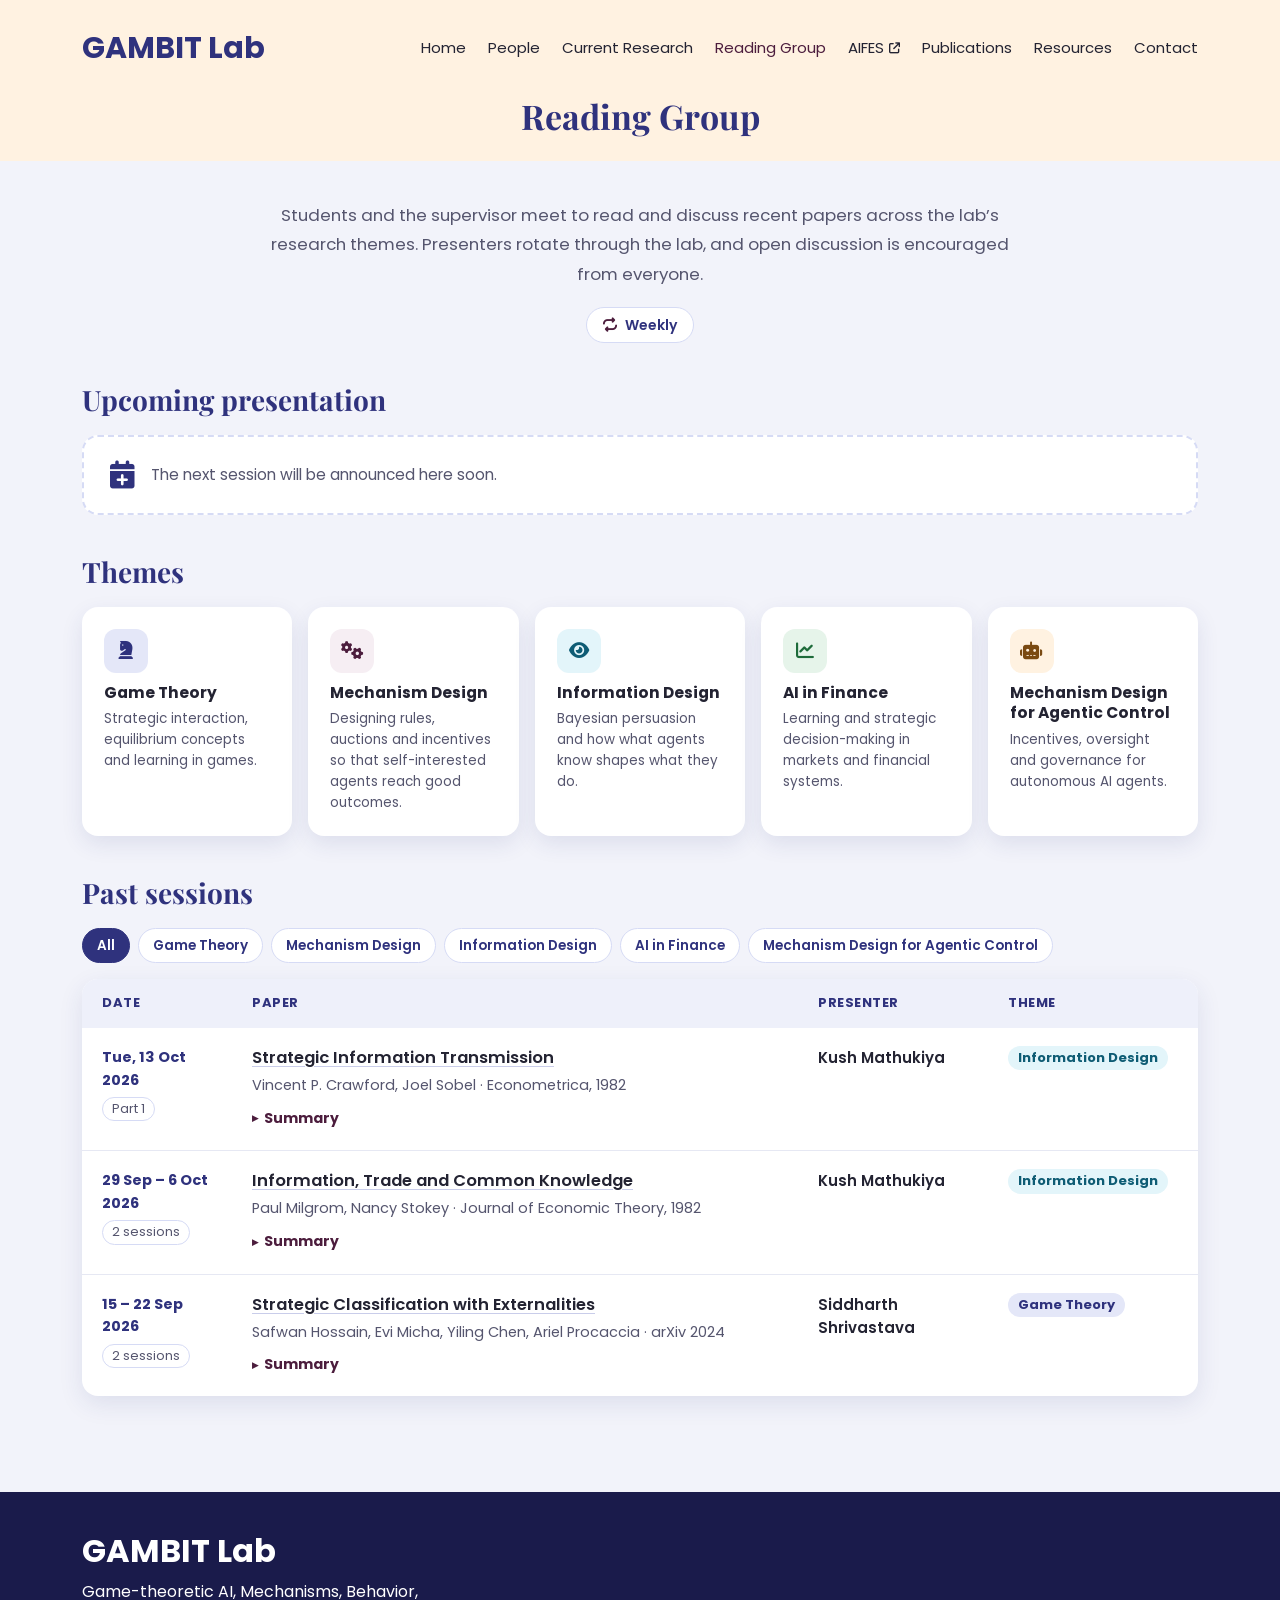
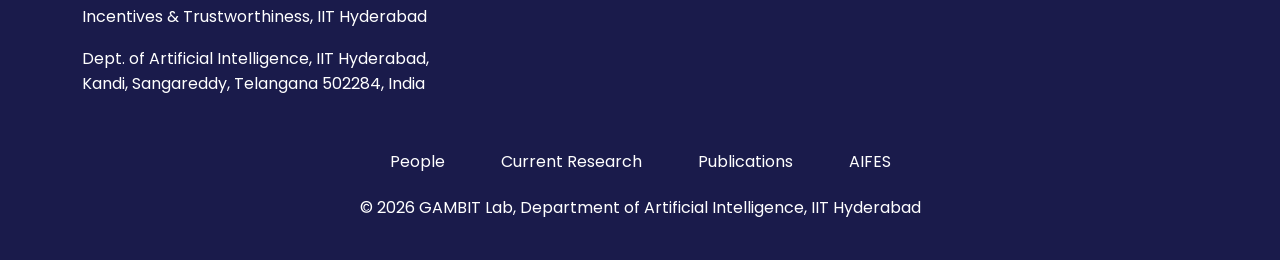
<file: reading-group.html>
﻿<!DOCTYPE html>
<html lang="en">
<head>
  <meta charset="UTF-8">
  <meta name="viewport" content="width=device-width, initial-scale=1.0">
  <meta name="description" content="GAMBIT Lab weekly reading group, IIT Hyderabad: game theory, mechanism design, information design, AI in finance and mechanism design for agentic control.">
  <title>Reading Group | GAMBIT Lab</title>
  <link rel="stylesheet" href="./assets/css/bootstrap.min.css">
  <link href="./assets/icons/fontawesome/css/fontawesome.min.css" rel="stylesheet">
  <link href="./assets/icons/fontawesome/css/brands.min.css" rel="stylesheet">
  <link href="./assets/icons/fontawesome/css/solid.min.css" rel="stylesheet">
  <link rel="stylesheet" href="./assets/plugin/OwlCarousel2-2.3.4/dist/assets/owl.carousel.min.css">
  <link rel="stylesheet" href="./assets/plugin/OwlCarousel2-2.3.4/dist/assets/owl.theme.default.min.css">
  <link rel="stylesheet" href="./assets/plugin/aos/aos.css">
  <link rel="stylesheet" href="./assets/css/style.css?v=8">
  <link rel="stylesheet" href="./assets/css/lab-custom.css?v=8">
</head>
<body>
    <div class="header-section">
        <header id="header" class="header d-flex align-items-center fixed-top">
            <div class="container-fluid container-xl position-relative d-flex align-items-center">
              <a href="index.html" class="logo d-flex align-items-center me-auto">
                <span class="sitename">GAMBIT Lab</span>
              </a>
              <nav id="navmenu" class="navmenu">
                <ul>
                  <li><a href="index.html">Home</a></li>
                  <li><a href="people.html">People</a></li>
                  <li><a href="research.html">Current Research</a></li>
                  <li><a href="reading-group.html" class="active">Reading Group</a></li>
                  <li><a href="https://ai-iith-web.github.io/AIFES/" target="_blank" rel="noopener noreferrer">AIFES <i class="fa-solid fa-arrow-up-right-from-square" style="font-size:11px;"></i></a></li>
                  <li><a href="publications.html">Publications</a></li>
                  <li><a href="resources.html">Resources</a></li>
                  <li><a href="contact.html">Contact</a></li>
                </ul>
                <i class="mobile-nav-toggle d-xl-none fas fa-bars" role="button" tabindex="0" aria-label="Toggle navigation" aria-controls="navmenu" aria-expanded="false"></i>
              </nav>
            </div>
          </header>
          <div class="page-head container-fluid container-xl pt-6">
            <h1>Reading Group</h1>
          </div>
       </div>

        <section class="rg-section container-fluid container-xl" aria-labelledby="rg-intro-title">
          <div class="rg-intro">
            <h2 id="rg-intro-title" class="visually-hidden">About the reading group</h2>
            <p>Students and the supervisor meet to read and discuss recent papers across the lab&rsquo;s research themes. Presenters rotate through the lab, and open discussion is encouraged from everyone.</p>
            <div class="rg-meta" id="rg-meta"></div>
          </div>
        </section>

        <section class="rg-section container-fluid container-xl" aria-labelledby="rg-next-title">
          <h2 class="rg-heading" id="rg-next-title">Upcoming presentation</h2>
          <div id="rg-next"></div>
        </section>

        <section class="rg-section container-fluid container-xl" aria-labelledby="rg-themes-title">
          <h2 class="rg-heading" id="rg-themes-title">Themes</h2>
          <div class="rg-themes" id="rg-themes"></div>
        </section>

        <section class="rg-section container-fluid container-xl pb-5" id="rg-archive" aria-labelledby="rg-past-title">
          <h2 class="rg-heading" id="rg-past-title">Past sessions</h2>
          <div class="rg-filters" id="rg-filters" role="group" aria-label="Filter past sessions by theme"></div>
          <div class="rg-table-wrap">
            <table class="rg-table">
              <caption class="visually-hidden">Past reading group sessions</caption>
              <thead>
                <tr>
                  <th scope="col">Date</th>
                  <th scope="col">Paper</th>
                  <th scope="col">Presenter</th>
                  <th scope="col">Theme</th>
                </tr>
              </thead>
              <tbody id="rg-past"></tbody>
            </table>
          </div>
        </section>

        <footer class="footer text-center text-md-start mt-5">
          <div class="container">
            <div class="row align-items-center">
              <div class="col-12 text-md-start">
                <h5 class="fw-bold">GAMBIT Lab</h5>
                <p class="mb-0 footer-sub-title">Game-theoretic AI, Mechanisms, Behavior,<br>Incentives &amp; Trustworthiness, IIT Hyderabad</p>
                <p class="mb-0 mt-3 footer-sub-title">Dept. of Artificial Intelligence, IIT Hyderabad,<br>Kandi, Sangareddy, Telangana 502284, India</p>
              </div>
            </div>
            <div class="mt-5 d-flex justify-content-center align-items-center text-center">
              <div>
                <ul class="footer-menu d-flex flex-column flex-sm-column flex-md-row  flex-lg-row gap-3 justify-content-center list-unstyled">
                  <li class="me-3"><a href="people.html">People</a></li>
                  <li class="me-3"><a href="research.html">Current Research</a></li>
                  <li class="me-3"><a href="publications.html">Publications</a></li>
                  <li><a href="https://ai-iith-web.github.io/AIFES/" target="_blank" rel="noopener noreferrer">AIFES</a></li>
                </ul>
                <p class="mb-0 mt-3">&copy; 2026 GAMBIT Lab, Department of Artificial Intelligence, IIT Hyderabad</p>
              </div>
            </div>
          </div>
        </footer>
    <script src="./assets/js/jquery-3.6.0.min.js"></script>
    <script src="./assets/js/bootstrap.bundle.min.js"></script>
    <script src="./assets/plugin/OwlCarousel2-2.3.4/dist/owl.carousel.min.js"></script>
    <script src="./assets/plugin/aos/aos.js"></script>
    <script src="./assets/js/reading-group.js?v=5"></script>
    <script src="./assets/js/main.js?v=8"></script>
</body>
</html>
</file>
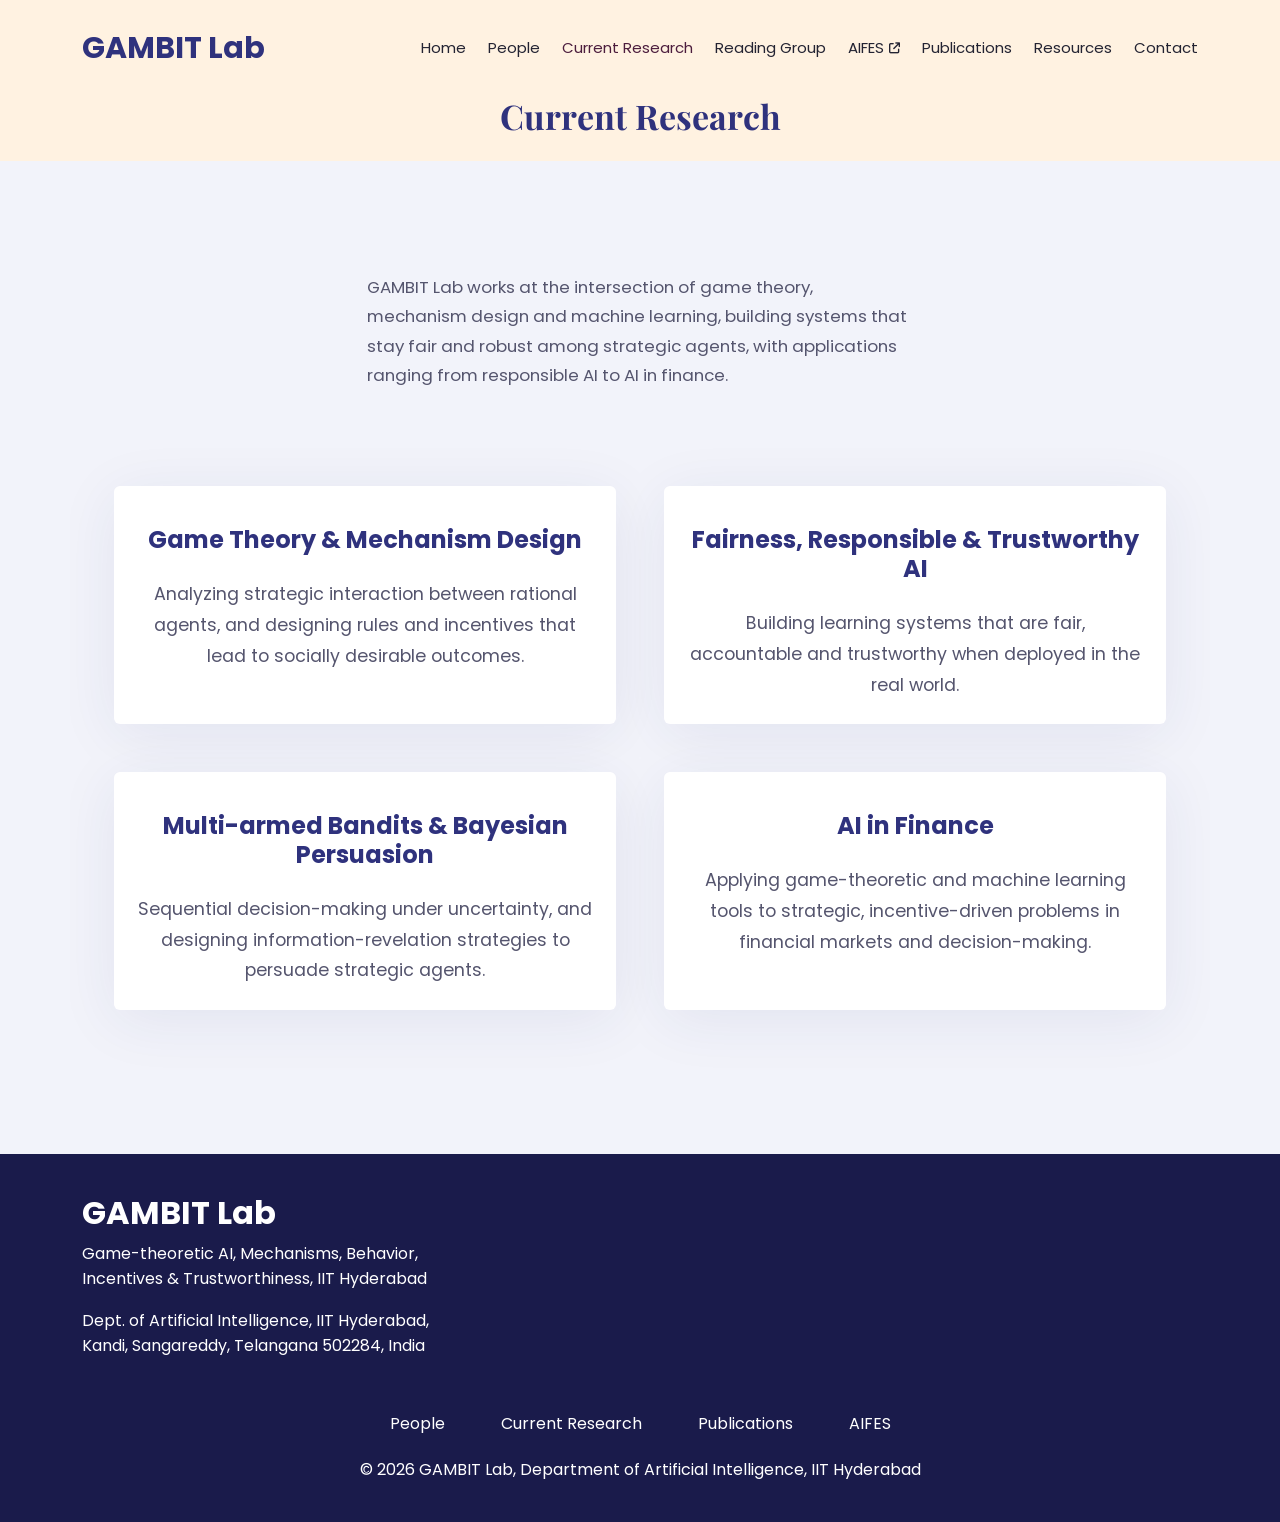
<file: research.html>
﻿<!DOCTYPE html>
<html lang="en">
<head>
  <meta charset="UTF-8">
  <meta name="viewport" content="width=device-width, initial-scale=1.0">
  <meta name="description" content="Current research directions at GAMBIT Lab (Game-theoretic AI, Mechanisms, Behavior, Incentives &amp; Trustworthiness), IIT Hyderabad.">
  <title>Current Research | GAMBIT Lab</title>
  <link rel="stylesheet" href="./assets/css/bootstrap.min.css">
  <link href="./assets/icons/fontawesome/css/fontawesome.min.css" rel="stylesheet">
  <link href="./assets/icons/fontawesome/css/brands.min.css" rel="stylesheet">
  <link href="./assets/icons/fontawesome/css/solid.min.css" rel="stylesheet">
  <link rel="stylesheet" href="./assets/plugin/OwlCarousel2-2.3.4/dist/assets/owl.carousel.min.css">
  <link rel="stylesheet" href="./assets/plugin/OwlCarousel2-2.3.4/dist/assets/owl.theme.default.min.css">
  <link rel="stylesheet" href="./assets/plugin/aos/aos.css">
  <link rel="stylesheet" href="./assets/css/style.css?v=8">
  <link rel="stylesheet" href="./assets/css/lab-custom.css?v=8">
</head>
<body>
    <div class="header-section">
        <header id="header" class="header d-flex align-items-center fixed-top">
            <div class="container-fluid container-xl position-relative d-flex align-items-center">
              <a href="index.html" class="logo d-flex align-items-center me-auto">
                <span class="sitename">GAMBIT Lab</span>
              </a>
              <nav id="navmenu" class="navmenu">
                <ul>
                  <li><a href="index.html">Home</a></li>
                  <li><a href="people.html">People</a></li>
                  <li><a href="research.html" class="active">Current Research</a></li>
                  <li><a href="reading-group.html">Reading Group</a></li>
                  <li><a href="https://ai-iith-web.github.io/AIFES/" target="_blank" rel="noopener noreferrer">AIFES <i class="fa-solid fa-arrow-up-right-from-square" style="font-size:11px;"></i></a></li>
                  <li><a href="publications.html">Publications</a></li>
                  <li><a href="resources.html">Resources</a></li>
                  <li><a href="contact.html">Contact</a></li>
                </ul>
                <i class="mobile-nav-toggle d-xl-none fas fa-bars" role="button" tabindex="0" aria-label="Toggle navigation" aria-controls="navmenu" aria-expanded="false"></i>
              </nav>
            </div>
          </header>
          <div class="page-head container-fluid container-xl pt-6">
            <h1>Current Research</h1>
          </div>
       </div>

        <div class="service-section container-fluid container-xl position-relative mt-7 text-center overflow-hidden pb-5" data-aos="fade-right">
          <div class="row">
              <div class="col-lg-6 offset-lg-3">
                <p class="mb-5 service-subheading">
                  GAMBIT Lab works at the intersection of game theory, mechanism design and machine learning, building systems that stay fair and robust among strategic agents, with applications ranging from responsible AI to AI in finance.
                </p>
              </div>
          </div>
          <div class="row mx-2 mt-5 service-container">
            <div class="col-md-6 px-4 mb-5">
              <div class="card h-100 border-0 position-relative service-item">
                <div class="card-body text-center p-4">
                  <h5 class="card-title fw-bold mt-3">Game Theory &amp; Mechanism Design</h5>
                  <p class="card-text mt-4">Analyzing strategic interaction between rational agents, and designing rules and incentives that lead to socially desirable outcomes.</p>
                </div>
              </div>
            </div>
            <div class="col-md-6 px-4 mb-5">
              <div class="card h-100 border-0 position-relative service-item">
                <div class="card-body text-center p-4">
                  <h5 class="card-title fw-bold mt-3">Fairness, Responsible &amp; Trustworthy AI</h5>
                  <p class="card-text mt-4">Building learning systems that are fair, accountable and trustworthy when deployed in the real world.</p>
                </div>
              </div>
            </div>
            <div class="col-md-6 px-4 mb-5">
              <div class="card h-100 border-0  position-relative service-item">
                <div class="card-body text-center p-4">
                  <h5 class="card-title fw-bold mt-3">Multi-armed Bandits &amp; Bayesian Persuasion</h5>
                  <p class="card-text mt-4">Sequential decision-making under uncertainty, and designing information-revelation strategies to persuade strategic agents.</p>
                </div>
              </div>
            </div>
            <div class="col-md-6 px-4 mb-5">
              <div class="card h-100 border-0  position-relative service-item">
                <div class="card-body text-center p-4">
                  <h5 class="card-title fw-bold mt-3">AI in Finance</h5>
                  <p class="card-text mt-4">Applying game-theoretic and machine learning tools to strategic, incentive-driven problems in financial markets and decision-making.</p>
                </div>
              </div>
            </div>
          </div>
        </div>

        <footer class="footer text-center text-md-start mt-5">
          <div class="container">
            <div class="row align-items-center">
              <div class="col-12 text-md-start">
                <h5 class="fw-bold">GAMBIT Lab</h5>
                <p class="mb-0 footer-sub-title">Game-theoretic AI, Mechanisms, Behavior,<br>Incentives &amp; Trustworthiness, IIT Hyderabad</p>
                <p class="mb-0 mt-3 footer-sub-title">Dept. of Artificial Intelligence, IIT Hyderabad,<br>Kandi, Sangareddy, Telangana 502284, India</p>
              </div>
            </div>
            <div class="mt-5 d-flex justify-content-center align-items-center text-center">
              <div>
                <ul class="footer-menu d-flex flex-column flex-sm-column flex-md-row  flex-lg-row gap-3 justify-content-center list-unstyled">
                  <li class="me-3"><a href="people.html">People</a></li>
                  <li class="me-3"><a href="research.html">Current Research</a></li>
                  <li class="me-3"><a href="publications.html">Publications</a></li>
                  <li><a href="https://ai-iith-web.github.io/AIFES/" target="_blank" rel="noopener noreferrer">AIFES</a></li>
                </ul>
                <p class="mb-0 mt-3">&copy; 2026 GAMBIT Lab, Department of Artificial Intelligence, IIT Hyderabad</p>
              </div>
            </div>
          </div>
        </footer>
    <script src="./assets/js/jquery-3.6.0.min.js"></script>
    <script src="./assets/js/bootstrap.bundle.min.js"></script>
    <script src="./assets/plugin/OwlCarousel2-2.3.4/dist/owl.carousel.min.js"></script>
    <script src="./assets/plugin/aos/aos.js"></script>
    <script src="./assets/js/main.js?v=8"></script>
</body>
</html>
</file>
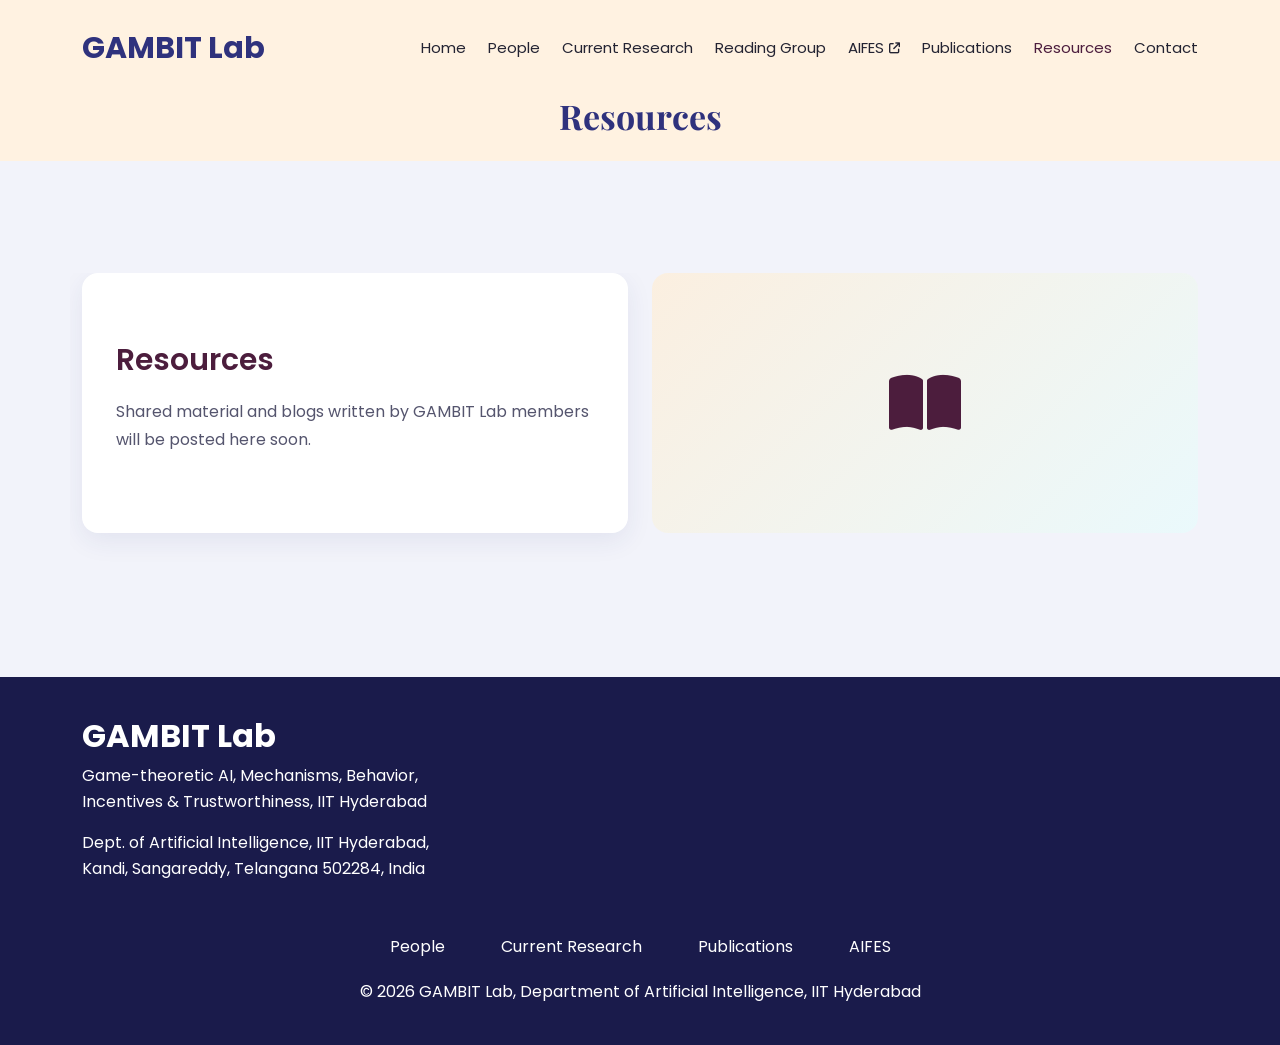
<file: resources.html>
﻿<!DOCTYPE html>
<html lang="en">
<head>
  <meta charset="UTF-8">
  <meta name="viewport" content="width=device-width, initial-scale=1.0">
  <meta name="description" content="GAMBIT Lab resources: shared material and blogs written by lab members, IIT Hyderabad.">
  <title>Resources | GAMBIT Lab</title>
  <link rel="stylesheet" href="./assets/css/bootstrap.min.css">
  <link href="./assets/icons/fontawesome/css/fontawesome.min.css" rel="stylesheet">
  <link href="./assets/icons/fontawesome/css/brands.min.css" rel="stylesheet">
  <link href="./assets/icons/fontawesome/css/solid.min.css" rel="stylesheet">
  <link rel="stylesheet" href="./assets/plugin/OwlCarousel2-2.3.4/dist/assets/owl.carousel.min.css">
  <link rel="stylesheet" href="./assets/plugin/OwlCarousel2-2.3.4/dist/assets/owl.theme.default.min.css">
  <link rel="stylesheet" href="./assets/plugin/aos/aos.css">
  <link rel="stylesheet" href="./assets/css/style.css?v=8">
  <link rel="stylesheet" href="./assets/css/lab-custom.css?v=8">
</head>
<body>
    <div class="header-section">
        <header id="header" class="header d-flex align-items-center fixed-top">
            <div class="container-fluid container-xl position-relative d-flex align-items-center">
              <a href="index.html" class="logo d-flex align-items-center me-auto">
                <span class="sitename">GAMBIT Lab</span>
              </a>
              <nav id="navmenu" class="navmenu">
                <ul>
                  <li><a href="index.html">Home</a></li>
                  <li><a href="people.html">People</a></li>
                  <li><a href="research.html">Current Research</a></li>
                  <li><a href="reading-group.html">Reading Group</a></li>
                  <li><a href="https://ai-iith-web.github.io/AIFES/" target="_blank" rel="noopener noreferrer">AIFES <i class="fa-solid fa-arrow-up-right-from-square" style="font-size:11px;"></i></a></li>
                  <li><a href="publications.html">Publications</a></li>
                  <li><a href="resources.html" class="active">Resources</a></li>
                  <li><a href="contact.html">Contact</a></li>
                </ul>
                <i class="mobile-nav-toggle d-xl-none fas fa-bars" role="button" tabindex="0" aria-label="Toggle navigation" aria-controls="navmenu" aria-expanded="false"></i>
              </nav>
            </div>
          </header>
          <div class="page-head container-fluid container-xl pt-6">
            <h1>Resources</h1>
          </div>
       </div>

        <div class="our-feature-section container-fluid container-xl position-relative mt-7 text-center pb-5 overflow-hidden">
          <div class="row ">
            <div class="col-md-6 mb-5 d-flex align-items-center justify-content-center " data-aos="zoom-in">
              <div class="feature-text-card text-start">
                <p class="our-feature-sub-title"><span class="text-secondary">Resources</span></p>
                <p class="text-quaternary">Shared material and blogs written by GAMBIT Lab members will be posted here soon.</p>
              </div>
            </div>
            <div class="col-md-6 mb-5 text-start" data-aos="zoom-in-up">
                <div class="feature-art art-alt"><i class="fa-solid fa-book-open"></i></div>
              </div>
          </div>
        </div>

        <footer class="footer text-center text-md-start mt-5">
          <div class="container">
            <div class="row align-items-center">
              <div class="col-12 text-md-start">
                <h5 class="fw-bold">GAMBIT Lab</h5>
                <p class="mb-0 footer-sub-title">Game-theoretic AI, Mechanisms, Behavior,<br>Incentives &amp; Trustworthiness, IIT Hyderabad</p>
                <p class="mb-0 mt-3 footer-sub-title">Dept. of Artificial Intelligence, IIT Hyderabad,<br>Kandi, Sangareddy, Telangana 502284, India</p>
              </div>
            </div>
            <div class="mt-5 d-flex justify-content-center align-items-center text-center">
              <div>
                <ul class="footer-menu d-flex flex-column flex-sm-column flex-md-row  flex-lg-row gap-3 justify-content-center list-unstyled">
                  <li class="me-3"><a href="people.html">People</a></li>
                  <li class="me-3"><a href="research.html">Current Research</a></li>
                  <li class="me-3"><a href="publications.html">Publications</a></li>
                  <li><a href="https://ai-iith-web.github.io/AIFES/" target="_blank" rel="noopener noreferrer">AIFES</a></li>
                </ul>
                <p class="mb-0 mt-3">&copy; 2026 GAMBIT Lab, Department of Artificial Intelligence, IIT Hyderabad</p>
              </div>
            </div>
          </div>
        </footer>
    <script src="./assets/js/jquery-3.6.0.min.js"></script>
    <script src="./assets/js/bootstrap.bundle.min.js"></script>
    <script src="./assets/plugin/OwlCarousel2-2.3.4/dist/owl.carousel.min.js"></script>
    <script src="./assets/plugin/aos/aos.js"></script>
    <script src="./assets/js/main.js?v=8"></script>
</body>
</html>
</file>
<file: assets/css/lab-custom.css>
﻿/* ===================================================================
   GAMBIT Lab additions on top of the MindHaven skeleton.
   The template's stock photography (SaaS UI mockups with fabricated
   names, generic classroom/student stock photos) is not reused here
   since none of it truthfully represents the lab. These rules replace
   those image slots with icon/gradient/avatar treatments built from
   the template's own --primary/--secondary/--tertiary/--quinary
   palette, without altering the section skeleton itself.
   =================================================================== */

@import url('https://fonts.googleapis.com/css2?family=Playfair+Display:wght@600;700;800&display=swap');

/* ---------- Main headings: serif typeface for an editorial/academic feel ---------- */
h1, h2 {
  font-family: 'Playfair Display', serif;
}

/* ---------- GAMBIT Lab wordmark: kept sans-serif, unlike other headings ---------- */
.sitename, .heading-large {
  font-family: 'Poppins', sans-serif;
}

/* ---------- Page background: cool indigo tint instead of plain white ---------- */
body {
  background-color: #F2F3FA;
}

.scrolled .header {
  background-color: #F2F3FA !important;
}

/* ---------- Nav links: dark underline draw-in + pressed-in feel on hover ---------- */
.navmenu > ul > li > a {
  position: relative;
  border-radius: 6px;
  transition: transform 0.25s ease, box-shadow 0.25s ease;
}

.navmenu > ul > li > a::after {
  content: '';
  position: absolute;
  left: 15px;
  right: 15px;
  bottom: 8px;
  height: 2px;
  background: #8A4A6E;
  transform: scaleX(0);
  transform-origin: center;
  transition: transform 0.3s ease;
}

.navmenu > ul > li:hover > a::after {
  transform: scaleX(1);
}

.navmenu > ul > li:hover > a {
  transform: translateY(1px);
  background-color: rgba(76, 29, 61, 0.12);
  box-shadow: inset 0 2px 6px rgba(76, 29, 61, 0.35);
}

/* ---------- Current Research cards: diagonal shadow peeking out on hover ---------- */
.service-item {
  background: #fff;
  transition: transform 0.3s ease, box-shadow 0.3s ease;
}

.service-item:hover {
  transform: translate(-6px, -6px);
  box-shadow: 14px 14px 30px rgba(0, 0, 0, 0.18);
}

/* ---------- Hero photo + real caption badge ---------- */
.hero-photo-box {
  position: relative;
  max-width: 420px;
}

.hero-photo-box img {
  width: 100%;
  border-radius: 20px;
  box-shadow: 0 20px 50px rgba(47, 50, 125, 0.25);
}

.hero-photo-badge {
  position: absolute;
  left: -20px;
  bottom: -20px;
  background: #fff;
  border-radius: 14px;
  box-shadow: 0 10px 30px rgba(0, 0, 0, 0.12);
  padding: 14px 18px;
  max-width: 260px;
}

.hero-photo-badge strong {
  display: block;
  color: var(--primary);
  font-size: 14px;
}

.hero-photo-badge span {
  color: var(--quaternary);
  font-size: 12.5px;
}

/* ---------- About section: student/alumni teaser tiles (replace stock overlay photos) ---------- */
.card-overlay-fill {
  height: 100%;
  min-height: 260px;
  display: flex;
  flex-direction: column;
  align-items: center;
  justify-content: center;
  text-align: center;
  color: #fff;
  padding: 30px;
}

.card-overlay-fill.tile-students {
  background: linear-gradient(135deg, var(--primary) 0%, #4d51b8 100%);
}

.card-overlay-fill.tile-alumni {
  background: linear-gradient(135deg, var(--tertiary) 0%, #4a4a63 100%);
}

.card-overlay-fill i {
  font-size: 34px;
  margin-bottom: 14px;
  color: var(--secondary);
}

/* ---------- About quote card (replaces the video/play-button block) ---------- */
.about-quote {
  position: relative;
  padding: 1rem;
}

.about-quote::before {
  content: '';
  width: 100px;
  height: 100px;
  background-color: var(--quinary);
  position: absolute;
  border-radius: 20px;
  top: -1rem;
  left: -1rem;
  z-index: 0;
}

.about-quote::after {
  content: '';
  width: 100px;
  height: 100px;
  background-color: var(--secondary);
  position: absolute;
  border-radius: 20px;
  bottom: -1rem;
  right: -1rem;
  z-index: 0;
}

.about-quote-inner {
  position: relative;
  z-index: 1;
  background: #fff;
  border-radius: 15px;
  box-shadow: 0 4px 10px rgba(0, 0, 0, 0.15);
  padding: 40px 34px;
  text-align: left;
}

.about-quote-inner i.fa-quote-left {
  color: var(--quinary);
  font-size: 26px;
  margin-bottom: 14px;
}

.about-quote-inner p {
  color: var(--tertiary);
  font-size: 16px;
  line-height: 1.7;
  font-style: italic;
  margin-bottom: 16px;
}

.about-quote-inner .quote-name {
  font-weight: 700;
  color: var(--primary);
  font-style: normal;
}

.about-quote-inner .quote-role {
  font-weight: 400;
  color: var(--quaternary);
  font-size: 13.5px;
  display: block;
}

/* ---------- Feature showcase: icon art panel (replaces product screenshots) ---------- */
.feature-art {
  width: 100%;
  min-height: 260px;
  border-radius: 16px;
  display: flex;
  align-items: center;
  justify-content: center;
  background: linear-gradient(135deg, #EEF0FF 0%, #FBEFE0 100%);
}

.feature-art i {
  font-size: 64px;
  color: var(--primary);
}

.feature-art.art-alt {
  background: linear-gradient(135deg, #FBEFE0 0%, #EAF9FC 100%);
}

.feature-art.art-alt i {
  color: var(--secondary);
}

.feature-text-card {
  width: 100%;
  min-height: 260px;
  border-radius: 16px;
  background: #fff;
  box-shadow: 0px 8px 26px 0px #262D7614;
  padding: 36px 34px;
  display: flex;
  flex-direction: column;
  justify-content: center;
}

.feature-text-card .our-feature-sub-title {
  margin-bottom: 14px;
}

/* ---------- People page: Current Students / Alumni, PhD then MTech, 2-per-row cards ---------- */
.people-block {
  padding: 14px 0 36px 0;
}

.people-block.alt {
  background-color: #E7E9F5;
}

.people-block-heading {
  text-align: center;
  margin-bottom: 22px;
}

.people-block-heading h2 {
  color: var(--primary);
  font-weight: 700;
  font-size: 26px;
  margin-bottom: 6px;
}

.people-block-heading p {
  color: var(--quaternary);
  font-size: 15px;
  max-width: 620px;
  margin: 0 auto;
}

.people-group-title {
  color: var(--tertiary);
  font-size: 24px;
  font-weight: 700;
  margin: 10px 0 10px 0;
  padding-left: 14px;
  border-left: 4px solid var(--secondary);
}

.person-card {
  background: #fff;
  border-radius: 22px;
  box-shadow: 0px 10px 26px 0px #262D7622;
  overflow: hidden;
  max-width: 250px;
  height: calc(100% - 22px);
  margin: 0 auto 22px auto;
  border: 2px solid transparent;
  transition: transform 0.3s ease, box-shadow 0.3s ease, border-color 0.3s ease;
  display: flex;
  flex-direction: column;
  text-align: center;
}

.person-card:hover {
  transform: translateY(-8px);
  box-shadow: 0 18px 34px rgba(47, 50, 125, 0.28);
  border-color: var(--secondary);
}

.person-card .person-card-top {
  background: linear-gradient(135deg, var(--primary) 0%, #4d51b8 100%);
  padding: 24px 14px 44px;
  display: flex;
  justify-content: center;
}

.person-card .person-avatar {
  width: 140px;
  height: 140px;
  border-radius: 50%;
  background: #fff;
  color: var(--primary);
  border: 4px solid #fff;
  box-shadow: 0 10px 22px rgba(0, 0, 0, 0.2);
  display: flex;
  align-items: center;
  justify-content: center;
}

.person-card .person-avatar i {
  font-size: 52px;
}

.person-card .person-avatar img {
  width: 100%;
  height: 100%;
  border-radius: 50%;
  object-fit: cover;
}

.person-card .person-detail {
  width: 100%;
  background: #fff;
  border-radius: 26px 26px 0 0;
  margin-top: -26px;
  padding: 24px 18px 20px;
  position: relative;
  z-index: 2;
  flex: 1;
  display: flex;
  flex-direction: column;
  align-items: center;
}

.person-card h5 {
  color: var(--tertiary);
  font-family: 'Poppins', sans-serif;
  font-weight: 700;
  font-size: 16px;
  margin-bottom: 4px;
}

.person-card .person-degree {
  color: var(--quaternary);
  font-family: 'Poppins', sans-serif;
  font-weight: 400;
  font-size: 12.5px;
  margin-bottom: 8px;
}

.person-card .person-field-label {
  color: var(--secondary);
  font-family: 'Poppins', sans-serif;
  font-weight: 600;
  font-size: 12.5px;
  margin-top: 6px;
}

.person-card .person-field-value {
  color: var(--tertiary);
  font-family: 'Poppins', sans-serif;
  font-weight: 400;
  font-size: 12.5px;
  line-height: 1.4;
}

.person-card .person-link {
  display: inline-block;
  margin-top: 16px;
  color: #fff;
  background: var(--primary);
  border: none;
  border-radius: 999px;
  padding: 9px 26px;
  font-weight: 600;
  font-size: 13px;
  text-decoration: none;
  transition: background 0.3s ease;
}

.person-card .person-link:hover {
  background: var(--secondary);
  color: #fff;
}

.person-card .person-pending {
  display: inline-block;
  margin-top: 16px;
  color: var(--quaternary);
  background: #fff;
  border: 1.5px solid #D8D8E2;
  border-radius: 999px;
  padding: 9px 26px;
  font-weight: 600;
  font-size: 12.5px;
}

/* ---------- Publications page: papers co-authored with lab members, grouped by year ---------- */
.publication-year-title {
  color: var(--tertiary);
  font-size: 24px;
  font-weight: 700;
  margin: 34px 0 16px 0;
  padding-left: 14px;
  border-left: 4px solid var(--secondary);
}

.publication-item {
  background: #fff;
  border-radius: 14px;
  box-shadow: 0px 8px 22px 0px #262D7614;
  padding: 24px 28px;
  margin-bottom: 20px;
  border: 2px solid transparent;
  transition: transform 0.3s ease, box-shadow 0.3s ease, border-color 0.3s ease;
}

.publication-item:hover {
  transform: translateY(-4px);
  box-shadow: 0 16px 30px rgba(76, 29, 61, 0.18);
  border-color: var(--secondary);
}

.publication-item h5 {
  color: var(--primary);
  font-family: 'Poppins', sans-serif;
  font-weight: 700;
  font-size: 17px;
  margin-bottom: 8px;
}

.publication-authors {
  color: var(--quaternary);
  font-size: 14px;
  margin-bottom: 10px;
  line-height: 1.5;
}

.publication-authors .lab-author {
  color: var(--tertiary);
  font-weight: 700;
}

.publication-meta {
  display: flex;
  flex-wrap: wrap;
  align-items: center;
  gap: 12px;
}

.publication-venue {
  display: inline-block;
  background: var(--quinary);
  color: var(--primary);
  font-weight: 600;
  font-size: 12.5px;
  border-radius: 6px;
  padding: 5px 14px;
}

.publication-link {
  color: var(--secondary);
  font-weight: 600;
  font-size: 13px;
  text-decoration: none;
}

.publication-link:hover {
  text-decoration: underline;
}

.publication-note {
  color: var(--quaternary);
  font-size: 14.5px;
  text-align: center;
  max-width: 700px;
  margin: 30px auto 0 auto;
}

/* ---------- Header: rectangular strip instead of the template's curved bottom edge; logo nudged toward the left edge ---------- */
.header-section {
  border-radius: 0;
}

/* Logo/nav sit on the normal container gutters; the old negative offsets pushed
   the logo and the mobile menu button off-screen on phones and tablets. */

/* ---------- Sub-page title banner (multipage nav needs a header banner Mindhaven's single-page skeleton never had) ---------- */
.page-head {
  text-align: center;
  padding-bottom: 24px;
}

.page-head h1 {
  color: var(--primary);
  font-size: 34px;
  font-weight: 700;
  margin: 0;
}

/* ---------- Dedicated supervisor section (own section right after hero) ---------- */
.supervisor-section {
  padding-top: 80px;
  padding-bottom: 80px;
}

.supervisor-photo-box {
  position: relative;
  max-width: 340px;
  margin: 0 auto;
}

.supervisor-photo-box img {
  width: 100%;
  border-radius: 20px;
  box-shadow: 0 20px 50px rgba(47, 50, 125, 0.2);
}

.supervisor-detail h2 {
  color: var(--primary);
  font-size: 28px;
  font-weight: 700;
  margin-bottom: 4px;
}

.supervisor-detail h6 {
  color: var(--secondary);
  font-size: 14.5px;
  font-weight: 600;
  margin-bottom: 20px;
}

.supervisor-tags {
  margin-bottom: 20px;
}

.supervisor-tags span {
  display: inline-block;
  background: #D6DBF5;
  color: var(--primary);
  font-size: 12.5px;
  font-weight: 600;
  padding: 6px 14px;
  border-radius: 20px;
  margin: 0 8px 8px 0;
}

.supervisor-detail p.bio {
  color: var(--quaternary);
  font-size: 15.5px;
  line-height: 1.8;
  margin-bottom: 22px;
}

.supervisor-links a {
  display: inline-block;
  margin-right: 24px;
  margin-bottom: 8px;
  color: var(--primary);
  font-weight: 700;
  font-size: 14px;
  text-decoration: none;
  border-bottom: 2px solid var(--secondary);
  padding-bottom: 2px;
}

.supervisor-links a i {
  margin-right: 6px;
  color: var(--secondary);
}

/* ---------- Compact supervisor block (People page only; section heading is untouched) ---------- */
.supervisor-section.compact {
  padding-top: 16px;
  padding-bottom: 8px;
}

.supervisor-section.compact .supervisor-photo-box {
  max-width: 300px;
}

.supervisor-section.compact .supervisor-detail h2 {
  font-size: 20px;
  margin-bottom: 2px;
}

.supervisor-section.compact .supervisor-detail h6 {
  font-size: 13.5px;
  line-height: 1.5;
  margin-bottom: 12px;
}

.supervisor-section.compact .supervisor-tags {
  margin-bottom: 12px;
}

.supervisor-section.compact .supervisor-tags span {
  font-size: 12.5px;
  padding: 5px 12px;
}

.supervisor-section.compact .supervisor-detail p.bio {
  font-size: 13px;
  margin-bottom: 14px;
}

.supervisor-section.compact .supervisor-links a {
  font-size: 12px;
  margin-right: 18px;
}

/* ---------- Contact page ---------- */
.contact-section h2 {
  color: var(--primary);
}

.map-embed iframe {
  width: 100%;
  height: 280px;
  border: 0;
  border-radius: 14px;
}

.contact-form .form-control {
  border: 1px solid #E1E1EE;
  border-radius: 12px;
  padding: 14px 18px;
  font-size: 14.5px;
  color: var(--tertiary);
}

.contact-form .form-control:focus {
  border-color: var(--primary);
  box-shadow: none;
}

.contact-form .subscribe-btn {
  padding: 13px 30px;
  font-weight: 600;
}

/* ---------- Readability ---------- */
:root {
  /* Slightly darker body-text grey: the template's #696984 sits near the
     4.5:1 contrast floor on the tinted page background. */
  --quaternary: #55556E;
}

/* AOS slide-in animations offset content sideways; never let that create
   a horizontal scrollbar on phones. */
body {
  overflow-x: hidden;
}

@supports (overflow-x: clip) {
  body {
    overflow-x: clip;
  }
}

.text-quaternary {
  color: var(--quaternary);
}

body {
  color: var(--tertiary);
  line-height: 1.6;
  -webkit-text-size-adjust: 100%;
  text-size-adjust: 100%;
}

img {
  max-width: 100%;
  height: auto;
}

.learning-section .heading-large {
  color: var(--primary);
}

.learning-section .subheading {
  color: var(--tertiary);
  line-height: 1.6;
  margin: 1rem auto 2rem;
}

@media (min-width: 768px) {
  .learning-section .subheading {
    font-size: 1.25rem;
  }
}

@media (min-width: 992px) {
  .learning-section .subheading {
    font-size: 1.35rem;
  }
}

.about-subheading,
.service-subheading,
.card-text,
.text-quaternary {
  line-height: 1.75;
}

.about-subheading {
  max-width: 72ch;
  margin-left: auto;
  margin-right: auto;
  margin-bottom: 2rem;
}

.more-btn {
  display: inline-block;
}

.person-card .person-degree,
.person-card .person-field-label,
.person-card .person-field-value,
.person-card .person-pending {
  font-size: 13.5px;
}

/* ---------- People page: readability pass ---------- */
.people-jump {
  display: flex;
  flex-wrap: wrap;
  justify-content: center;
  gap: 10px;
  margin-top: 18px;
}

.people-jump a {
  color: var(--primary);
  background: #fff;
  border: 1.5px solid #D6DBF5;
  border-radius: 999px;
  padding: 7px 18px;
  font-size: 14px;
  font-weight: 600;
  transition: background 0.2s ease, color 0.2s ease, border-color 0.2s ease;
}

.people-jump a:hover,
.people-jump a:focus {
  background: var(--primary);
  border-color: var(--primary);
  color: #fff;
}

#supervisor,
#current-students,
#alumni {
  scroll-margin-top: 100px;
}

.supervisor-inline {
  display: flex;
  align-items: center;
  gap: 36px;
  max-width: 900px;
  margin: 18px auto 0;
}

.supervisor-section.compact .supervisor-inline .supervisor-photo-box {
  flex: 0 0 190px;
  max-width: 190px;
  margin: 0;
}

.supervisor-section.compact .supervisor-photo-box img {
  border-radius: 16px;
  box-shadow: 0 12px 30px rgba(47, 50, 125, 0.2);
}

.supervisor-section.compact .supervisor-detail h2 {
  font-size: 24px;
}

.supervisor-section.compact .supervisor-links a {
  font-size: 13px;
}

.people-block-heading h2 {
  font-size: 30px;
}

.person-card {
  max-width: 260px;
}

.person-card .person-avatar {
  width: 124px;
  height: 124px;
}

.person-card .person-field-label {
  font-size: 11.5px;
  text-transform: uppercase;
  letter-spacing: 0.06em;
  margin-top: 10px;
}

/* Pin the button to the card bottom so buttons line up across a row. */
.person-card .person-actions {
  margin-top: auto;
  padding-top: 18px;
}

.person-card .person-link,
.person-card .person-pending {
  margin-top: 0;
}

.person-card .person-link {
  display: inline-flex;
  align-items: center;
  gap: 8px;
}

.person-card .person-now {
  display: flex;
  align-items: flex-start;
  gap: 8px;
  text-align: left;
  background: #F6EEF3;
  color: var(--secondary);
  border-radius: 10px;
  padding: 8px 12px;
  margin: 4px 0 2px;
  font-size: 13.5px;
  font-weight: 600;
  line-height: 1.4;
}

.person-card .person-now i {
  margin-top: 3px;
}

/* ---------- Announcements (Home: latest few, News: all) - data in assets/js/announcements.js ---------- */
.announcements-section {
  padding-top: 64px;
}

.ann-header {
  display: flex;
  align-items: baseline;
  justify-content: space-between;
  flex-wrap: wrap;
  gap: 8px 16px;
  margin-bottom: 20px;
}

.ann-header h2 {
  color: var(--primary);
  font-size: 2rem;
  font-weight: 700;
  margin: 0;
}

.ann-list {
  list-style: none;
  margin: 0;
  padding: 6px 28px;
  background: #fff;
  border-radius: 16px;
  box-shadow: 0 8px 24px rgba(38, 45, 118, 0.10);
}

.ann-item {
  display: flex;
  gap: 24px;
  padding: 20px 0;
}

/* Divider between visible items only (older ones are hidden until "Show all") */
.ann-item:not([hidden]) ~ .ann-item:not([hidden]) {
  border-top: 1px solid #E6E8F3;
}

.ann-date {
  flex: 0 0 92px;
  color: var(--primary);
  font-weight: 700;
  font-size: 14px;
  padding-top: 2px;
}

.ann-body {
  flex: 1;
  min-width: 0;
}

.ann-tag {
  display: inline-block;
  font-size: 12px;
  font-weight: 700;
  border-radius: 999px;
  padding: 2px 10px;
  margin-bottom: 6px;
  background: #E4E7F8;
  color: var(--primary);
}

.ann-tag-people,
.ann-tag-alumni {
  background: #F6EEF3;
  color: var(--secondary);
}

.ann-tag-award,
.ann-tag-event,
.ann-tag-talk {
  background: #FFF2E1;
  color: #7A4A12;
}

.ann-title {
  font-family: 'Poppins', sans-serif;
  font-size: 17px;
  font-weight: 600;
  line-height: 1.45;
  color: var(--tertiary);
  margin: 0 0 4px;
}

.ann-text {
  color: var(--quaternary);
  font-size: 15px;
  line-height: 1.65;
  margin: 0;
}

.ann-link {
  display: inline-flex;
  align-items: center;
  gap: 6px;
  margin-top: 8px;
  color: var(--primary);
  font-weight: 700;
  font-size: 14px;
}

.ann-link i {
  font-size: 12px;
  transition: transform 0.25s ease;
}

.ann-link:hover {
  color: var(--secondary);
}

.ann-link:hover i {
  transform: translateX(4px);
}

.ann-toggle-wrap {
  text-align: center;
  margin-top: 18px;
}

.ann-toggle {
  display: inline-flex;
  align-items: center;
  gap: 10px;
  background: #fff;
  color: var(--secondary);
  border: 1.5px solid var(--secondary);
  border-radius: 999px;
  padding: 10px 22px;
  font-size: 15px;
  font-weight: 600;
  transition: background 0.25s ease, color 0.25s ease;
}

.ann-toggle:hover,
.ann-toggle:focus-visible {
  background: var(--secondary);
  color: #fff;
}

.ann-toggle i {
  font-size: 12px;
  transition: transform 0.25s ease;
}

.ann-toggle[aria-expanded="true"] i {
  transform: rotate(180deg);
}

.ann-empty {
  color: var(--quaternary);
  font-style: italic;
  padding: 20px 0;
}

@media (max-width: 767px) {
  .announcements-section {
    padding-top: 40px;
  }

  .ann-header h2 {
    font-size: 1.6rem;
  }

  .ann-list {
    padding: 4px 18px;
  }

  .ann-item {
    flex-direction: column;
    gap: 4px;
    padding: 16px 0;
  }

  .ann-date {
    flex-basis: auto;
    padding-top: 0;
  }

  .ann-title {
    font-size: 16px;
  }
}

/* ---------- Reading Group (data in assets/js/reading-group.js) ---------- */
.rg-section {
  padding-top: 40px;
}

.rg-intro {
  max-width: 760px;
  margin: 0 auto;
  text-align: center;
}

.rg-intro p {
  color: var(--quaternary);
  font-size: 1.05rem;
  line-height: 1.75;
  margin-bottom: 18px;
}

.rg-meta {
  display: flex;
  flex-wrap: wrap;
  justify-content: center;
  gap: 10px;
}

.rg-meta-chip {
  display: inline-flex;
  align-items: center;
  gap: 8px;
  background: #fff;
  border: 1.5px solid #D6DBF5;
  color: var(--primary);
  border-radius: 999px;
  padding: 6px 16px;
  font-size: 14px;
  font-weight: 600;
}

.rg-meta-chip i {
  color: var(--secondary);
}

.rg-heading {
  color: var(--primary);
  font-size: 1.75rem;
  font-weight: 700;
  margin-bottom: 18px;
}

/* Up next */
.rg-next-card {
  display: flex;
  gap: 26px;
  background: #fff;
  border-radius: 16px;
  border-left: 5px solid var(--secondary);
  box-shadow: 0 10px 28px rgba(38, 45, 118, 0.12);
  padding: 24px 26px;
}

.rg-next-date {
  flex: 0 0 96px;
  height: 96px;
  border-radius: 14px;
  background: linear-gradient(135deg, var(--primary) 0%, #4d51b8 100%);
  color: #fff;
  display: flex;
  flex-direction: column;
  align-items: center;
  justify-content: center;
  line-height: 1.1;
}

.rg-next-day {
  font-size: 34px;
  font-weight: 700;
}

.rg-next-month {
  font-size: 13px;
  font-weight: 600;
  opacity: 0.9;
}

.rg-next-body {
  flex: 1;
  min-width: 0;
}

.rg-next-label {
  color: var(--secondary);
  font-weight: 700;
  font-size: 14px;
  margin-bottom: 6px;
}

.rg-title {
  font-family: 'Poppins', sans-serif;
  color: var(--tertiary);
  font-weight: 600;
  line-height: 1.45;
  margin: 0 0 4px;
}

h3.rg-title {
  font-size: 20px;
}

h5.rg-title {
  font-size: 16.5px;
}

.rg-paper-meta {
  color: var(--quaternary);
  font-size: 14.5px;
  margin: 0;
}

.rg-notes {
  color: var(--tertiary);
  font-size: 14.5px;
  font-style: italic;
  margin: 8px 0 0;
}

.rg-tags {
  display: flex;
  flex-wrap: wrap;
  gap: 6px;
  margin-bottom: 8px;
}

.rg-tag {
  font-size: 12px;
  font-weight: 700;
  border-radius: 999px;
  padding: 2px 10px;
  background: #E4E7F8;
  color: var(--primary);
}

.rg-foot {
  display: flex;
  flex-wrap: wrap;
  align-items: center;
  gap: 8px 20px;
  margin-top: 12px;
  font-size: 14px;
}

.rg-presenter {
  color: var(--tertiary);
  font-weight: 600;
}

.rg-presenter i,
.rg-link i {
  margin-right: 6px;
  color: var(--secondary);
}

.rg-link {
  color: var(--primary);
  font-weight: 700;
}

.rg-link:hover {
  color: var(--secondary);
  text-decoration: underline;
}

.rg-empty {
  display: flex;
  align-items: center;
  gap: 16px;
  background: #fff;
  border: 2px dashed #D6DBF5;
  border-radius: 16px;
  padding: 24px 26px;
  color: var(--quaternary);
}

.rg-empty i {
  font-size: 28px;
  color: var(--primary);
}

.rg-empty p {
  margin: 0;
  font-size: 15.5px;
}

.rg-subhead {
  color: var(--tertiary);
  font-size: 18px;
  font-weight: 700;
  margin: 26px 0 12px;
}

/* Theme cards (click to filter the archive) */
.rg-themes {
  display: grid;
  grid-template-columns: repeat(auto-fit, minmax(200px, 1fr));
  gap: 16px;
}

.rg-theme {
  display: flex;
  flex-direction: column;
  align-items: flex-start;
  text-align: left;
  gap: 6px;
  background: #fff;
  border: 2px solid transparent;
  border-radius: 16px;
  box-shadow: 0 8px 22px rgba(38, 45, 118, 0.10);
  padding: 20px;
  cursor: pointer;
  transition: transform 0.25s ease, border-color 0.25s ease, box-shadow 0.25s ease;
}

.rg-theme:hover,
.rg-theme:focus-visible {
  transform: translateY(-3px);
  border-color: var(--secondary);
  box-shadow: 0 14px 28px rgba(47, 50, 125, 0.16);
}

.rg-theme-icon {
  width: 44px;
  height: 44px;
  border-radius: 12px;
  background: #E4E7F8;
  color: var(--primary);
  display: flex;
  align-items: center;
  justify-content: center;
  font-size: 18px;
  margin-bottom: 4px;
}

.rg-theme-name {
  color: var(--tertiary);
  font-weight: 700;
  font-size: 15.5px;
  line-height: 1.35;
}

.rg-theme-blurb {
  color: var(--quaternary);
  font-size: 13.5px;
  line-height: 1.55;
  flex: 1;
}

.rg-theme-count {
  color: var(--secondary);
  font-size: 12.5px;
  font-weight: 700;
  margin-top: 4px;
}

/* Per-theme accents */
.rg-tag-md,
.rg-theme-md .rg-theme-icon { background: #F6EEF3; color: var(--secondary); }
.rg-tag-info,
.rg-theme-info .rg-theme-icon { background: #E3F5FA; color: #0E5C74; }
.rg-tag-fin,
.rg-theme-fin .rg-theme-icon { background: #E6F4EA; color: #1E6B3A; }
.rg-tag-agentic,
.rg-theme-agentic .rg-theme-icon { background: #FFF2E1; color: #7A4A12; }

/* Archive */
.rg-filters {
  display: flex;
  flex-wrap: wrap;
  gap: 8px;
  margin-bottom: 16px;
}

.rg-filter {
  background: #fff;
  border: 1.5px solid #D6DBF5;
  color: var(--primary);
  border-radius: 999px;
  padding: 6px 14px;
  font-size: 13.5px;
  font-weight: 600;
  transition: background 0.2s ease, color 0.2s ease, border-color 0.2s ease;
}

.rg-filter:hover {
  border-color: var(--primary);
}

.rg-filter[aria-pressed="true"] {
  background: var(--primary);
  border-color: var(--primary);
  color: #fff;
}

.rg-list {
  list-style: none;
  margin: 0;
  padding: 4px 26px;
  background: #fff;
  border-radius: 16px;
  box-shadow: 0 8px 24px rgba(38, 45, 118, 0.10);
}

.rg-item {
  display: flex;
  gap: 24px;
  padding: 20px 0;
}

/* Divider between visible items only (filtering hides some) */
.rg-item:not([hidden]) ~ .rg-item:not([hidden]) {
  border-top: 1px solid #E6E8F3;
}

.rg-item-date {
  flex: 0 0 132px;
  color: var(--primary);
  font-weight: 700;
  font-size: 14px;
  padding-top: 2px;
}

.rg-item-body {
  flex: 1;
  min-width: 0;
}

.rg-empty-row {
  color: var(--quaternary);
  font-style: italic;
  padding: 20px 0;
}

@media (max-width: 767px) {
  .rg-section {
    padding-top: 28px;
  }

  .rg-heading {
    font-size: 1.5rem;
  }

  .rg-intro {
    text-align: left;
  }

  .rg-meta {
    justify-content: flex-start;
  }

  .rg-next-card {
    flex-direction: column;
    gap: 14px;
    padding: 18px;
  }

  .rg-next-date {
    display: none;
  }

  .rg-theme {
    display: grid;
    grid-template-columns: 40px 1fr;
    column-gap: 14px;
    row-gap: 2px;
    padding: 16px;
  }

  .rg-theme-icon {
    grid-row: span 3;
    width: 40px;
    height: 40px;
    margin: 0;
  }

  h3.rg-title {
    font-size: 17.5px;
  }

  .rg-list {
    padding: 4px 18px;
  }

  .rg-item {
    flex-direction: column;
    gap: 4px;
    padding: 16px 0;
  }

  .rg-item-date {
    flex-basis: auto;
  }
}

/* ---------- People page: horizontal profile cards (whole card is the link) ---------- */
.person-row {
  display: flex;
  align-items: center;
  gap: 22px;
  background: #fff;
  border-radius: 16px;
  border-left: 5px solid var(--primary);
  box-shadow: 0 8px 24px rgba(38, 45, 118, 0.10);
  padding: 20px 22px;
  height: calc(100% - 22px);
  margin-bottom: 22px;
  color: var(--tertiary);
  text-decoration: none;
  transition: transform 0.25s ease, box-shadow 0.25s ease, border-color 0.25s ease;
}

a.person-row:hover,
a.person-row:focus-visible {
  color: var(--tertiary);
  transform: translateY(-3px);
  box-shadow: 0 14px 30px rgba(47, 50, 125, 0.18);
  border-left-color: var(--secondary);
}

a.person-row:focus-visible {
  outline: 3px solid rgba(47, 50, 125, 0.35);
  outline-offset: 2px;
}

.person-row-photo {
  flex: 0 0 104px;
  width: 104px;
  height: 104px;
  border-radius: 50%;
  overflow: hidden;
  background: linear-gradient(135deg, var(--primary) 0%, #4d51b8 100%);
  color: #fff;
  font-size: 40px;
  font-weight: 600;
  display: flex;
  align-items: center;
  justify-content: center;
  box-shadow: 0 6px 16px rgba(47, 50, 125, 0.2);
}

.person-row-photo img {
  width: 100%;
  height: 100%;
  object-fit: cover;
  object-position: center 25%;
}

.person-row-body {
  flex: 1;
  min-width: 0;
}

.person-row-head {
  display: flex;
  flex-wrap: wrap;
  align-items: center;
  gap: 4px 10px;
}

.person-row-head h5 {
  font-family: 'Poppins', sans-serif;
  font-size: 18px;
  font-weight: 700;
  color: var(--tertiary);
  margin: 0;
}

.person-role {
  background: #E4E7F8;
  color: var(--primary);
  font-size: 12.5px;
  font-weight: 700;
  border-radius: 999px;
  padding: 3px 10px;
  white-space: nowrap;
}

.person-field {
  margin-top: 10px;
}

.person-field-name {
  display: block;
  color: var(--secondary);
  font-size: 12.5px;
  font-weight: 700;
  margin-bottom: 4px;
}

.person-row .person-field .person-tags,
.person-row .person-field .person-now {
  margin-top: 0;
}

.person-field-pending {
  color: var(--quaternary);
  font-size: 13.5px;
  font-style: italic;
}

.person-dates {
  color: var(--quaternary);
  font-size: 14px;
  margin-top: 2px;
}

.person-row .person-now {
  display: inline-flex;
  align-items: flex-start;
  gap: 8px;
  background: #F6EEF3;
  color: var(--secondary);
  border-radius: 8px;
  padding: 5px 10px;
  margin-top: 8px;
  font-size: 13.5px;
  font-weight: 600;
  line-height: 1.4;
}

.person-row .person-now i {
  margin-top: 3px;
}

.person-tags {
  display: flex;
  flex-wrap: wrap;
  gap: 6px;
  margin-top: 10px;
}

.person-tags span {
  background: #EEF0FA;
  color: var(--primary);
  font-size: 12.5px;
  font-weight: 600;
  border-radius: 8px;
  padding: 4px 10px;
  line-height: 1.4;
}

.person-row-cta {
  display: inline-flex;
  align-items: center;
  gap: 6px;
  margin-top: 12px;
  color: var(--primary);
  font-size: 14px;
  font-weight: 700;
}

.person-row-cta i {
  font-size: 12px;
  transition: transform 0.25s ease;
}

a.person-row:hover .person-row-cta {
  color: var(--secondary);
}

a.person-row:hover .person-row-cta i {
  transform: translateX(4px);
}

.person-row-pending {
  display: inline-block;
  margin-top: 12px;
  color: var(--quaternary);
  font-size: 13.5px;
  font-style: italic;
}

@media (max-width: 575px) {
  .person-row {
    gap: 16px;
    padding: 16px;
    align-items: flex-start;
  }

  .person-row-photo {
    flex-basis: 76px;
    width: 76px;
    height: 76px;
    font-size: 30px;
  }

  .person-row-head h5 {
    font-size: 16.5px;
  }
}

@media (hover: none) {
  a.person-row:hover {
    transform: none;
  }
}

@media (max-width: 767px) {
  .supervisor-inline {
    flex-direction: column;
    gap: 16px;
  }

  .supervisor-section.compact .supervisor-inline .supervisor-photo-box {
    flex-basis: auto;
    max-width: 170px;
  }

  .people-block-heading h2 {
    font-size: 26px;
  }
}

.publication-venue {
  color: #13134a;
}

.our-feature-class-room li {
  align-items: center;
}

.our-feature-class-room .icon-item {
  flex-shrink: 0;
}

/* Footer: the template's hover colour was dark plum on dark navy (invisible). */
.footer-menu li a:hover,
.footer-menu li a:focus {
  color: #F4C9E0;
  text-decoration: underline;
}

.footer-sub-title {
  line-height: 1.6;
}

/* ---------- Navigation ---------- */
.mobile-nav-toggle {
  display: inline-flex;
  align-items: center;
  justify-content: center;
  width: 44px;
  height: 44px;
}

/* 1200-1399px: nine links + logo only just fit the 1140px container, so tighten them. */
@media (min-width: 1200px) and (max-width: 1399px) {
  .navmenu a,
  .navmenu a:focus {
    padding: 18px 11px;
    font-size: 15px;
  }

  .navmenu > ul > li > a::after {
    left: 11px;
    right: 11px;
  }
}

@media (max-width: 1199px) {
  .mobile-nav-toggle {
    margin-right: 0;
  }

  /* Size the open menu to its content instead of a full-height white sheet. */
  .navmenu ul {
    inset: 76px 16px auto 16px;
    max-height: calc(100vh - 96px);
    padding: 8px 0;
  }

  .navmenu a,
  .navmenu a:focus {
    padding: 12px 20px;
  }

  .navmenu > ul > li > a::after {
    display: none;
  }

  .navmenu > ul > li:hover > a {
    transform: none;
    box-shadow: none;
  }

  .navmenu .active,
  .navmenu .active:focus {
    background-color: rgba(76, 29, 61, 0.08);
  }

  .navmenu .active i,
  .navmenu .active:focus i {
    transform: none;
  }

  .mobile-nav-active .mobile-nav-toggle {
    top: 26px;
    right: 16px;
    font-size: 28px;
  }
}

/* ---------- Responsive ---------- */
@media (max-width: 991px) {
  .header-section {
    padding-bottom: 40px;
  }

  .mt-7 {
    margin-top: 4rem;
  }

  .supervisor-section {
    padding-top: 56px;
    padding-bottom: 56px;
  }
}

@media (max-width: 767px) {
  .hero-photo-box {
    margin: 0 auto;
  }

  .header {
    height: 4.5rem;
    padding: 12px 0;
  }

  .pt-6 {
    margin-top: 4.5rem;
  }

  .header-section {
    padding-bottom: 24px;
  }

  .hero-section .learning-section {
    padding-top: 1rem !important;
  }

  .mt-7 {
    margin-top: 2.5rem;
  }

  .supervisor-section {
    padding-top: 40px;
    padding-bottom: 32px;
  }

  .supervisor-photo-box {
    max-width: 260px;
  }

  .supervisor-section.compact .supervisor-photo-box {
    max-width: 220px;
  }

  .supervisor-detail {
    text-align: center;
    margin-top: 10px;
  }

  .supervisor-detail h2 {
    font-size: 24px;
  }

  .supervisor-detail p.bio {
    text-align: left;
  }

  .supervisor-links {
    display: flex;
    flex-wrap: wrap;
    justify-content: center;
    gap: 8px 20px;
  }

  .supervisor-links a {
    margin: 0;
  }

  .page-head h1 {
    font-size: 28px;
  }

  .people-group-title,
  .publication-year-title {
    font-size: 20px;
  }

  .about-title,
  .our-feature-title {
    font-size: 1.6rem;
  }

  .about-subheading {
    font-size: 1rem;
    text-align: left;
  }

  .publication-item {
    padding: 18px 18px;
  }

  .publication-item h5 {
    font-size: 16px;
    line-height: 1.4;
  }

  .our-feature-sub-title {
    font-size: 1.5rem;
  }

  .feature-art {
    min-height: 180px;
  }

  .feature-text-card {
    min-height: 0;
    padding: 26px 22px;
  }

  .service-section .row.mx-2 {
    margin-left: 0 !important;
    margin-right: 0 !important;
  }

  .service-section .px-4 {
    padding-left: 12px !important;
    padding-right: 12px !important;
  }

  .map-embed iframe {
    height: 240px;
  }

  .footer {
    padding: 32px 0;
  }

  .footer h5 {
    font-size: 1.6rem;
  }

  .footer .mt-5 {
    margin-top: 1.75rem !important;
  }

  .footer-menu {
    gap: 0.5rem !important;
  }

  .footer-menu li {
    margin-right: 0 !important;
  }
}

/* Hover lift effects are pointless (and can stick) on touch screens. */
@media (hover: none) {
  .person-card:hover,
  .publication-item:hover,
  .service-item:hover {
    transform: none;
  }
}

@media (prefers-reduced-motion: reduce) {
  *, *::before, *::after {
    transition-duration: 0.01ms !important;
    animation-duration: 0.01ms !important;
  }
}

/* ===================================================================
   Readability pass (WCAG 2.2 + common web typography guidance):
   body text ~16px, labels >= 13px, line-height >= 1.5 for running text,
   lines <= ~75 characters, no long centred paragraphs, touch targets
   >= 24px, visible keyboard focus.
   =================================================================== */

/* Header wordmark is a span (one h1 per page), keep its look */
.header .logo .sitename {
  font-size: 30px;
  font-weight: 700;
  color: var(--primary);
  line-height: 1;
}

@media (max-width: 480px) {
  .header .logo .sitename {
    font-size: 24px;
  }
}

.learning-section .heading-large {
  margin-bottom: 0.5rem;
}

/* Visible keyboard focus everywhere */
a:focus-visible,
button:focus-visible,
[role="button"]:focus-visible {
  outline: 3px solid rgba(47, 50, 125, 0.55);
  outline-offset: 3px;
  border-radius: 6px;
}

.footer a:focus-visible {
  outline-color: rgba(255, 255, 255, 0.8);
}

/* Labels and chips: 13px minimum */
.supervisor-tags span,
.supervisor-section.compact .supervisor-tags span,
.person-tags span,
.person-role,
.person-field-name,
.ann-tag,
.rg-tag,
.publication-venue {
  font-size: 13px;
}

/* Running text: ~16px, comfortable measure */
.supervisor-detail p.bio {
  font-size: 16px;
  line-height: 1.75;
  max-width: 70ch;
}

.learning-section .subheading {
  max-width: 62ch;
}

@media (min-width: 992px) {
  .learning-section .subheading {
    font-size: 1.25rem;
  }
}

.about-subheading {
  text-align: left;
  max-width: 68ch;
}

.service-subheading {
  text-align: left;
  font-size: 1.05rem;
}

.rg-intro p {
  max-width: 68ch;
  margin-left: auto;
  margin-right: auto;
}

.publication-item h5 {
  line-height: 1.45;
}

.publication-authors {
  font-size: 15px;
  line-height: 1.6;
}

/* Announcements */
.supervisor-section + .announcements-section {
  padding-top: 0;
}

.ann-item {
  padding: 24px 0;
}

.ann-body {
  max-width: 72ch;
}

.ann-date {
  font-size: 15px;
}

.ann-tag {
  margin-bottom: 8px;
}

.ann-title {
  font-size: 18px;
  line-height: 1.45;
  margin-bottom: 6px;
}

.ann-text {
  font-size: 16px;
  line-height: 1.7;
}

.ann-link {
  font-size: 15px;
}

@media (max-width: 767px) {
  .ann-title {
    font-size: 17px;
  }

  .ann-item {
    padding: 20px 0;
  }
}

/* Touch targets: at least 24px tall */
.footer-menu a,
.ann-link,
.rg-link,
.publication-link,
.supervisor-links a,
.person-row-cta {
  display: inline-flex;
  align-items: center;
  min-height: 28px;
}

.footer-menu a {
  padding: 4px 2px;
}

/* Reading Group: paper descriptions and session/part chips */
.rg-desc {
  color: var(--tertiary);
  font-size: 16px;
  line-height: 1.7;
  max-width: 72ch;
  margin: 10px 0 0;
}

.rg-tag-plain {
  background: #fff;
  border: 1px solid #D6DBF5;
  color: var(--quaternary);
}

.rg-paper-meta {
  font-size: 15px;
}

/* ---------- Reading Group: past sessions table ---------- */
.rg-table-wrap {
  background: #fff;
  border-radius: 16px;
  box-shadow: 0 8px 24px rgba(38, 45, 118, 0.10);
  overflow: hidden;
}

.rg-table {
  width: 100%;
  border-collapse: collapse;
  font-size: 15px;
}

.rg-table thead th {
  background: #EEF0FA;
  color: var(--primary);
  font-size: 13px;
  font-weight: 700;
  letter-spacing: 0.04em;
  text-transform: uppercase;
  text-align: left;
  padding: 14px 20px;
  white-space: nowrap;
}

.rg-table td {
  padding: 18px 20px;
  vertical-align: top;
  color: var(--tertiary);
  line-height: 1.55;
}

.rg-table tbody tr + tr td {
  border-top: 1px solid #E6E8F3;
}

.rg-table tbody tr:hover td {
  background: #FAFAFE;
}

.rg-td-date {
  width: 150px;
}

.rg-row-date {
  display: block;
  color: var(--primary);
  font-weight: 700;
  font-size: 14.5px;
}

.rg-row-note {
  display: inline-block;
  margin-top: 6px;
  margin-right: 4px;
  font-size: 13px;
  color: var(--quaternary);
  border: 1px solid #D6DBF5;
  border-radius: 999px;
  padding: 1px 9px;
}

.rg-row-title {
  display: inline;
  font-weight: 600;
  font-size: 16.5px;
  color: var(--tertiary);
  line-height: 1.45;
}

a.rg-row-title {
  text-decoration: underline;
  text-decoration-color: #C9CDEA;
  text-underline-offset: 3px;
}

a.rg-row-title:hover {
  color: var(--primary);
  text-decoration-color: currentColor;
}

.rg-row-meta {
  color: var(--quaternary);
  font-size: 14.5px;
  margin: 4px 0 0;
}

.rg-details {
  margin-top: 8px;
}

.rg-details summary {
  display: inline-flex;
  align-items: center;
  gap: 6px;
  min-height: 28px;
  cursor: pointer;
  color: var(--secondary);
  font-weight: 700;
  font-size: 14px;
  list-style: none;
}

.rg-details summary::-webkit-details-marker {
  display: none;
}

.rg-details summary::before {
  content: '\25B8';
  font-size: 12px;
  transition: transform 0.2s ease;
}

.rg-details[open] summary::before {
  transform: rotate(90deg);
}

.rg-details .rg-desc {
  margin-top: 4px;
}

.rg-details .rg-link {
  margin-top: 8px;
}

.rg-td-presenter {
  width: 190px;
  font-weight: 600;
}

.rg-td-theme {
  width: 210px;
}

.rg-td-theme .rg-tags {
  margin: 0;
}

.rg-empty-row td {
  color: var(--quaternary);
  font-style: italic;
}

/* Tablet: theme moves under presenter to give the paper column room */
@media (max-width: 991px) {
  .rg-td-presenter,
  .rg-td-theme {
    width: 170px;
  }
}

/* Phones: each row becomes a labelled card */
@media (max-width: 767px) {
  .rg-table thead {
    position: absolute;
    width: 1px;
    height: 1px;
    overflow: hidden;
    clip: rect(0 0 0 0);
  }

  .rg-table,
  .rg-table tbody,
  .rg-table tr,
  .rg-table td {
    display: block;
    width: 100%;
  }

  .rg-table tbody tr {
    padding: 16px 18px;
  }

  .rg-table tbody tr + tr {
    border-top: 1px solid #E6E8F3;
  }

  .rg-table tbody tr + tr td {
    border-top: 0;
  }

  .rg-table td {
    padding: 0;
  }

  .rg-table td + td {
    margin-top: 10px;
  }

  .rg-table td[data-label]::before {
    content: attr(data-label);
    display: block;
    color: var(--secondary);
    font-size: 13px;
    font-weight: 700;
    margin-bottom: 2px;
  }

  .rg-table tbody tr:hover td {
    background: transparent;
  }
}
</file>
<file: assets/icons/fontawesome/css/brands.min.css>
/*!
 * Font Awesome Free 6.6.0 by @fontawesome - https://fontawesome.com
 * License - https://fontawesome.com/license/free (Icons: CC BY 4.0, Fonts: SIL OFL 1.1, Code: MIT License)
 * Copyright 2024 Fonticons, Inc.
 */
:host,:root{--fa-style-family-brands:"Font Awesome 6 Brands";--fa-font-brands:normal 400 1em/1 "Font Awesome 6 Brands"}@font-face{font-family:"Font Awesome 6 Brands";font-style:normal;font-weight:400;font-display:block;src:url(../webfonts/fa-brands-400.woff2) format("woff2"),url(../webfonts/fa-brands-400.ttf) format("truetype")}.fa-brands,.fab{font-weight:400}.fa-monero:before{content:"\f3d0"}.fa-hooli:before{content:"\f427"}.fa-yelp:before{content:"\f1e9"}.fa-cc-visa:before{content:"\f1f0"}.fa-lastfm:before{content:"\f202"}.fa-shopware:before{content:"\f5b5"}.fa-creative-commons-nc:before{content:"\f4e8"}.fa-aws:before{content:"\f375"}.fa-redhat:before{content:"\f7bc"}.fa-yoast:before{content:"\f2b1"}.fa-cloudflare:before{content:"\e07d"}.fa-ups:before{content:"\f7e0"}.fa-pixiv:before{content:"\e640"}.fa-wpexplorer:before{content:"\f2de"}.fa-dyalog:before{content:"\f399"}.fa-bity:before{content:"\f37a"}.fa-stackpath:before{content:"\f842"}.fa-buysellads:before{content:"\f20d"}.fa-first-order:before{content:"\f2b0"}.fa-modx:before{content:"\f285"}.fa-guilded:before{content:"\e07e"}.fa-vnv:before{content:"\f40b"}.fa-js-square:before,.fa-square-js:before{content:"\f3b9"}.fa-microsoft:before{content:"\f3ca"}.fa-qq:before{content:"\f1d6"}.fa-orcid:before{content:"\f8d2"}.fa-java:before{content:"\f4e4"}.fa-invision:before{content:"\f7b0"}.fa-creative-commons-pd-alt:before{content:"\f4ed"}.fa-centercode:before{content:"\f380"}.fa-glide-g:before{content:"\f2a6"}.fa-drupal:before{content:"\f1a9"}.fa-jxl:before{content:"\e67b"}.fa-dart-lang:before{content:"\e693"}.fa-hire-a-helper:before{content:"\f3b0"}.fa-creative-commons-by:before{content:"\f4e7"}.fa-unity:before{content:"\e049"}.fa-whmcs:before{content:"\f40d"}.fa-rocketchat:before{content:"\f3e8"}.fa-vk:before{content:"\f189"}.fa-untappd:before{content:"\f405"}.fa-mailchimp:before{content:"\f59e"}.fa-css3-alt:before{content:"\f38b"}.fa-reddit-square:before,.fa-square-reddit:before{content:"\f1a2"}.fa-vimeo-v:before{content:"\f27d"}.fa-contao:before{content:"\f26d"}.fa-square-font-awesome:before{content:"\e5ad"}.fa-deskpro:before{content:"\f38f"}.fa-brave:before{content:"\e63c"}.fa-sistrix:before{content:"\f3ee"}.fa-instagram-square:before,.fa-square-instagram:before{content:"\e055"}.fa-battle-net:before{content:"\f835"}.fa-the-red-yeti:before{content:"\f69d"}.fa-hacker-news-square:before,.fa-square-hacker-news:before{content:"\f3af"}.fa-edge:before{content:"\f282"}.fa-threads:before{content:"\e618"}.fa-napster:before{content:"\f3d2"}.fa-snapchat-square:before,.fa-square-snapchat:before{content:"\f2ad"}.fa-google-plus-g:before{content:"\f0d5"}.fa-artstation:before{content:"\f77a"}.fa-markdown:before{content:"\f60f"}.fa-sourcetree:before{content:"\f7d3"}.fa-google-plus:before{content:"\f2b3"}.fa-diaspora:before{content:"\f791"}.fa-foursquare:before{content:"\f180"}.fa-stack-overflow:before{content:"\f16c"}.fa-github-alt:before{content:"\f113"}.fa-phoenix-squadron:before{content:"\f511"}.fa-pagelines:before{content:"\f18c"}.fa-algolia:before{content:"\f36c"}.fa-red-river:before{content:"\f3e3"}.fa-creative-commons-sa:before{content:"\f4ef"}.fa-safari:before{content:"\f267"}.fa-google:before{content:"\f1a0"}.fa-font-awesome-alt:before,.fa-square-font-awesome-stroke:before{content:"\f35c"}.fa-atlassian:before{content:"\f77b"}.fa-linkedin-in:before{content:"\f0e1"}.fa-digital-ocean:before{content:"\f391"}.fa-nimblr:before{content:"\f5a8"}.fa-chromecast:before{content:"\f838"}.fa-evernote:before{content:"\f839"}.fa-hacker-news:before{content:"\f1d4"}.fa-creative-commons-sampling:before{content:"\f4f0"}.fa-adversal:before{content:"\f36a"}.fa-creative-commons:before{content:"\f25e"}.fa-watchman-monitoring:before{content:"\e087"}.fa-fonticons:before{content:"\f280"}.fa-weixin:before{content:"\f1d7"}.fa-shirtsinbulk:before{content:"\f214"}.fa-codepen:before{content:"\f1cb"}.fa-git-alt:before{content:"\f841"}.fa-lyft:before{content:"\f3c3"}.fa-rev:before{content:"\f5b2"}.fa-windows:before{content:"\f17a"}.fa-wizards-of-the-coast:before{content:"\f730"}.fa-square-viadeo:before,.fa-viadeo-square:before{content:"\f2aa"}.fa-meetup:before{content:"\f2e0"}.fa-centos:before{content:"\f789"}.fa-adn:before{content:"\f170"}.fa-cloudsmith:before{content:"\f384"}.fa-opensuse:before{content:"\e62b"}.fa-pied-piper-alt:before{content:"\f1a8"}.fa-dribbble-square:before,.fa-square-dribbble:before{content:"\f397"}.fa-codiepie:before{content:"\f284"}.fa-node:before{content:"\f419"}.fa-mix:before{content:"\f3cb"}.fa-steam:before{content:"\f1b6"}.fa-cc-apple-pay:before{content:"\f416"}.fa-scribd:before{content:"\f28a"}.fa-debian:before{content:"\e60b"}.fa-openid:before{content:"\f19b"}.fa-instalod:before{content:"\e081"}.fa-expeditedssl:before{content:"\f23e"}.fa-sellcast:before{content:"\f2da"}.fa-square-twitter:before,.fa-twitter-square:before{content:"\f081"}.fa-r-project:before{content:"\f4f7"}.fa-delicious:before{content:"\f1a5"}.fa-freebsd:before{content:"\f3a4"}.fa-vuejs:before{content:"\f41f"}.fa-accusoft:before{content:"\f369"}.fa-ioxhost:before{content:"\f208"}.fa-fonticons-fi:before{content:"\f3a2"}.fa-app-store:before{content:"\f36f"}.fa-cc-mastercard:before{content:"\f1f1"}.fa-itunes-note:before{content:"\f3b5"}.fa-golang:before{content:"\e40f"}.fa-kickstarter:before,.fa-square-kickstarter:before{content:"\f3bb"}.fa-grav:before{content:"\f2d6"}.fa-weibo:before{content:"\f18a"}.fa-uncharted:before{content:"\e084"}.fa-firstdraft:before{content:"\f3a1"}.fa-square-youtube:before,.fa-youtube-square:before{content:"\f431"}.fa-wikipedia-w:before{content:"\f266"}.fa-rendact:before,.fa-wpressr:before{content:"\f3e4"}.fa-angellist:before{content:"\f209"}.fa-galactic-republic:before{content:"\f50c"}.fa-nfc-directional:before{content:"\e530"}.fa-skype:before{content:"\f17e"}.fa-joget:before{content:"\f3b7"}.fa-fedora:before{content:"\f798"}.fa-stripe-s:before{content:"\f42a"}.fa-meta:before{content:"\e49b"}.fa-laravel:before{content:"\f3bd"}.fa-hotjar:before{content:"\f3b1"}.fa-bluetooth-b:before{content:"\f294"}.fa-square-letterboxd:before{content:"\e62e"}.fa-sticker-mule:before{content:"\f3f7"}.fa-creative-commons-zero:before{content:"\f4f3"}.fa-hips:before{content:"\f452"}.fa-behance:before{content:"\f1b4"}.fa-reddit:before{content:"\f1a1"}.fa-discord:before{content:"\f392"}.fa-chrome:before{content:"\f268"}.fa-app-store-ios:before{content:"\f370"}.fa-cc-discover:before{content:"\f1f2"}.fa-wpbeginner:before{content:"\f297"}.fa-confluence:before{content:"\f78d"}.fa-shoelace:before{content:"\e60c"}.fa-mdb:before{content:"\f8ca"}.fa-dochub:before{content:"\f394"}.fa-accessible-icon:before{content:"\f368"}.fa-ebay:before{content:"\f4f4"}.fa-amazon:before{content:"\f270"}.fa-unsplash:before{content:"\e07c"}.fa-yarn:before{content:"\f7e3"}.fa-square-steam:before,.fa-steam-square:before{content:"\f1b7"}.fa-500px:before{content:"\f26e"}.fa-square-vimeo:before,.fa-vimeo-square:before{content:"\f194"}.fa-asymmetrik:before{content:"\f372"}.fa-font-awesome-flag:before,.fa-font-awesome-logo-full:before,.fa-font-awesome:before{content:"\f2b4"}.fa-gratipay:before{content:"\f184"}.fa-apple:before{content:"\f179"}.fa-hive:before{content:"\e07f"}.fa-gitkraken:before{content:"\f3a6"}.fa-keybase:before{content:"\f4f5"}.fa-apple-pay:before{content:"\f415"}.fa-padlet:before{content:"\e4a0"}.fa-amazon-pay:before{content:"\f42c"}.fa-github-square:before,.fa-square-github:before{content:"\f092"}.fa-stumbleupon:before{content:"\f1a4"}.fa-fedex:before{content:"\f797"}.fa-phoenix-framework:before{content:"\f3dc"}.fa-shopify:before{content:"\e057"}.fa-neos:before{content:"\f612"}.fa-square-threads:before{content:"\e619"}.fa-hackerrank:before{content:"\f5f7"}.fa-researchgate:before{content:"\f4f8"}.fa-swift:before{content:"\f8e1"}.fa-angular:before{content:"\f420"}.fa-speakap:before{content:"\f3f3"}.fa-angrycreative:before{content:"\f36e"}.fa-y-combinator:before{content:"\f23b"}.fa-empire:before{content:"\f1d1"}.fa-envira:before{content:"\f299"}.fa-google-scholar:before{content:"\e63b"}.fa-gitlab-square:before,.fa-square-gitlab:before{content:"\e5ae"}.fa-studiovinari:before{content:"\f3f8"}.fa-pied-piper:before{content:"\f2ae"}.fa-wordpress:before{content:"\f19a"}.fa-product-hunt:before{content:"\f288"}.fa-firefox:before{content:"\f269"}.fa-linode:before{content:"\f2b8"}.fa-goodreads:before{content:"\f3a8"}.fa-odnoklassniki-square:before,.fa-square-odnoklassniki:before{content:"\f264"}.fa-jsfiddle:before{content:"\f1cc"}.fa-sith:before{content:"\f512"}.fa-themeisle:before{content:"\f2b2"}.fa-page4:before{content:"\f3d7"}.fa-hashnode:before{content:"\e499"}.fa-react:before{content:"\f41b"}.fa-cc-paypal:before{content:"\f1f4"}.fa-squarespace:before{content:"\f5be"}.fa-cc-stripe:before{content:"\f1f5"}.fa-creative-commons-share:before{content:"\f4f2"}.fa-bitcoin:before{content:"\f379"}.fa-keycdn:before{content:"\f3ba"}.fa-opera:before{content:"\f26a"}.fa-itch-io:before{content:"\f83a"}.fa-umbraco:before{content:"\f8e8"}.fa-galactic-senate:before{content:"\f50d"}.fa-ubuntu:before{content:"\f7df"}.fa-draft2digital:before{content:"\f396"}.fa-stripe:before{content:"\f429"}.fa-houzz:before{content:"\f27c"}.fa-gg:before{content:"\f260"}.fa-dhl:before{content:"\f790"}.fa-pinterest-square:before,.fa-square-pinterest:before{content:"\f0d3"}.fa-xing:before{content:"\f168"}.fa-blackberry:before{content:"\f37b"}.fa-creative-commons-pd:before{content:"\f4ec"}.fa-playstation:before{content:"\f3df"}.fa-quinscape:before{content:"\f459"}.fa-less:before{content:"\f41d"}.fa-blogger-b:before{content:"\f37d"}.fa-opencart:before{content:"\f23d"}.fa-vine:before{content:"\f1ca"}.fa-signal-messenger:before{content:"\e663"}.fa-paypal:before{content:"\f1ed"}.fa-gitlab:before{content:"\f296"}.fa-typo3:before{content:"\f42b"}.fa-reddit-alien:before{content:"\f281"}.fa-yahoo:before{content:"\f19e"}.fa-dailymotion:before{content:"\e052"}.fa-affiliatetheme:before{content:"\f36b"}.fa-pied-piper-pp:before{content:"\f1a7"}.fa-bootstrap:before{content:"\f836"}.fa-odnoklassniki:before{content:"\f263"}.fa-nfc-symbol:before{content:"\e531"}.fa-mintbit:before{content:"\e62f"}.fa-ethereum:before{content:"\f42e"}.fa-speaker-deck:before{content:"\f83c"}.fa-creative-commons-nc-eu:before{content:"\f4e9"}.fa-patreon:before{content:"\f3d9"}.fa-avianex:before{content:"\f374"}.fa-ello:before{content:"\f5f1"}.fa-gofore:before{content:"\f3a7"}.fa-bimobject:before{content:"\f378"}.fa-brave-reverse:before{content:"\e63d"}.fa-facebook-f:before{content:"\f39e"}.fa-google-plus-square:before,.fa-square-google-plus:before{content:"\f0d4"}.fa-web-awesome:before{content:"\e682"}.fa-mandalorian:before{content:"\f50f"}.fa-first-order-alt:before{content:"\f50a"}.fa-osi:before{content:"\f41a"}.fa-google-wallet:before{content:"\f1ee"}.fa-d-and-d-beyond:before{content:"\f6ca"}.fa-periscope:before{content:"\f3da"}.fa-fulcrum:before{content:"\f50b"}.fa-cloudscale:before{content:"\f383"}.fa-forumbee:before{content:"\f211"}.fa-mizuni:before{content:"\f3cc"}.fa-schlix:before{content:"\f3ea"}.fa-square-xing:before,.fa-xing-square:before{content:"\f169"}.fa-bandcamp:before{content:"\f2d5"}.fa-wpforms:before{content:"\f298"}.fa-cloudversify:before{content:"\f385"}.fa-usps:before{content:"\f7e1"}.fa-megaport:before{content:"\f5a3"}.fa-magento:before{content:"\f3c4"}.fa-spotify:before{content:"\f1bc"}.fa-optin-monster:before{content:"\f23c"}.fa-fly:before{content:"\f417"}.fa-aviato:before{content:"\f421"}.fa-itunes:before{content:"\f3b4"}.fa-cuttlefish:before{content:"\f38c"}.fa-blogger:before{content:"\f37c"}.fa-flickr:before{content:"\f16e"}.fa-viber:before{content:"\f409"}.fa-soundcloud:before{content:"\f1be"}.fa-digg:before{content:"\f1a6"}.fa-tencent-weibo:before{content:"\f1d5"}.fa-letterboxd:before{content:"\e62d"}.fa-symfony:before{content:"\f83d"}.fa-maxcdn:before{content:"\f136"}.fa-etsy:before{content:"\f2d7"}.fa-facebook-messenger:before{content:"\f39f"}.fa-audible:before{content:"\f373"}.fa-think-peaks:before{content:"\f731"}.fa-bilibili:before{content:"\e3d9"}.fa-erlang:before{content:"\f39d"}.fa-x-twitter:before{content:"\e61b"}.fa-cotton-bureau:before{content:"\f89e"}.fa-dashcube:before{content:"\f210"}.fa-42-group:before,.fa-innosoft:before{content:"\e080"}.fa-stack-exchange:before{content:"\f18d"}.fa-elementor:before{content:"\f430"}.fa-pied-piper-square:before,.fa-square-pied-piper:before{content:"\e01e"}.fa-creative-commons-nd:before{content:"\f4eb"}.fa-palfed:before{content:"\f3d8"}.fa-superpowers:before{content:"\f2dd"}.fa-resolving:before{content:"\f3e7"}.fa-xbox:before{content:"\f412"}.fa-square-web-awesome-stroke:before{content:"\e684"}.fa-searchengin:before{content:"\f3eb"}.fa-tiktok:before{content:"\e07b"}.fa-facebook-square:before,.fa-square-facebook:before{content:"\f082"}.fa-renren:before{content:"\f18b"}.fa-linux:before{content:"\f17c"}.fa-glide:before{content:"\f2a5"}.fa-linkedin:before{content:"\f08c"}.fa-hubspot:before{content:"\f3b2"}.fa-deploydog:before{content:"\f38e"}.fa-twitch:before{content:"\f1e8"}.fa-flutter:before{content:"\e694"}.fa-ravelry:before{content:"\f2d9"}.fa-mixer:before{content:"\e056"}.fa-lastfm-square:before,.fa-square-lastfm:before{content:"\f203"}.fa-vimeo:before{content:"\f40a"}.fa-mendeley:before{content:"\f7b3"}.fa-uniregistry:before{content:"\f404"}.fa-figma:before{content:"\f799"}.fa-creative-commons-remix:before{content:"\f4ee"}.fa-cc-amazon-pay:before{content:"\f42d"}.fa-dropbox:before{content:"\f16b"}.fa-instagram:before{content:"\f16d"}.fa-cmplid:before{content:"\e360"}.fa-upwork:before{content:"\e641"}.fa-facebook:before{content:"\f09a"}.fa-gripfire:before{content:"\f3ac"}.fa-jedi-order:before{content:"\f50e"}.fa-uikit:before{content:"\f403"}.fa-fort-awesome-alt:before{content:"\f3a3"}.fa-phabricator:before{content:"\f3db"}.fa-ussunnah:before{content:"\f407"}.fa-earlybirds:before{content:"\f39a"}.fa-trade-federation:before{content:"\f513"}.fa-autoprefixer:before{content:"\f41c"}.fa-whatsapp:before{content:"\f232"}.fa-square-upwork:before{content:"\e67c"}.fa-slideshare:before{content:"\f1e7"}.fa-google-play:before{content:"\f3ab"}.fa-viadeo:before{content:"\f2a9"}.fa-line:before{content:"\f3c0"}.fa-google-drive:before{content:"\f3aa"}.fa-servicestack:before{content:"\f3ec"}.fa-simplybuilt:before{content:"\f215"}.fa-bitbucket:before{content:"\f171"}.fa-imdb:before{content:"\f2d8"}.fa-deezer:before{content:"\e077"}.fa-raspberry-pi:before{content:"\f7bb"}.fa-jira:before{content:"\f7b1"}.fa-docker:before{content:"\f395"}.fa-screenpal:before{content:"\e570"}.fa-bluetooth:before{content:"\f293"}.fa-gitter:before{content:"\f426"}.fa-d-and-d:before{content:"\f38d"}.fa-microblog:before{content:"\e01a"}.fa-cc-diners-club:before{content:"\f24c"}.fa-gg-circle:before{content:"\f261"}.fa-pied-piper-hat:before{content:"\f4e5"}.fa-kickstarter-k:before{content:"\f3bc"}.fa-yandex:before{content:"\f413"}.fa-readme:before{content:"\f4d5"}.fa-html5:before{content:"\f13b"}.fa-sellsy:before{content:"\f213"}.fa-square-web-awesome:before{content:"\e683"}.fa-sass:before{content:"\f41e"}.fa-wirsindhandwerk:before,.fa-wsh:before{content:"\e2d0"}.fa-buromobelexperte:before{content:"\f37f"}.fa-salesforce:before{content:"\f83b"}.fa-octopus-deploy:before{content:"\e082"}.fa-medapps:before{content:"\f3c6"}.fa-ns8:before{content:"\f3d5"}.fa-pinterest-p:before{content:"\f231"}.fa-apper:before{content:"\f371"}.fa-fort-awesome:before{content:"\f286"}.fa-waze:before{content:"\f83f"}.fa-bluesky:before{content:"\e671"}.fa-cc-jcb:before{content:"\f24b"}.fa-snapchat-ghost:before,.fa-snapchat:before{content:"\f2ab"}.fa-fantasy-flight-games:before{content:"\f6dc"}.fa-rust:before{content:"\e07a"}.fa-wix:before{content:"\f5cf"}.fa-behance-square:before,.fa-square-behance:before{content:"\f1b5"}.fa-supple:before{content:"\f3f9"}.fa-webflow:before{content:"\e65c"}.fa-rebel:before{content:"\f1d0"}.fa-css3:before{content:"\f13c"}.fa-staylinked:before{content:"\f3f5"}.fa-kaggle:before{content:"\f5fa"}.fa-space-awesome:before{content:"\e5ac"}.fa-deviantart:before{content:"\f1bd"}.fa-cpanel:before{content:"\f388"}.fa-goodreads-g:before{content:"\f3a9"}.fa-git-square:before,.fa-square-git:before{content:"\f1d2"}.fa-square-tumblr:before,.fa-tumblr-square:before{content:"\f174"}.fa-trello:before{content:"\f181"}.fa-creative-commons-nc-jp:before{content:"\f4ea"}.fa-get-pocket:before{content:"\f265"}.fa-perbyte:before{content:"\e083"}.fa-grunt:before{content:"\f3ad"}.fa-weebly:before{content:"\f5cc"}.fa-connectdevelop:before{content:"\f20e"}.fa-leanpub:before{content:"\f212"}.fa-black-tie:before{content:"\f27e"}.fa-themeco:before{content:"\f5c6"}.fa-python:before{content:"\f3e2"}.fa-android:before{content:"\f17b"}.fa-bots:before{content:"\e340"}.fa-free-code-camp:before{content:"\f2c5"}.fa-hornbill:before{content:"\f592"}.fa-js:before{content:"\f3b8"}.fa-ideal:before{content:"\e013"}.fa-git:before{content:"\f1d3"}.fa-dev:before{content:"\f6cc"}.fa-sketch:before{content:"\f7c6"}.fa-yandex-international:before{content:"\f414"}.fa-cc-amex:before{content:"\f1f3"}.fa-uber:before{content:"\f402"}.fa-github:before{content:"\f09b"}.fa-php:before{content:"\f457"}.fa-alipay:before{content:"\f642"}.fa-youtube:before{content:"\f167"}.fa-skyatlas:before{content:"\f216"}.fa-firefox-browser:before{content:"\e007"}.fa-replyd:before{content:"\f3e6"}.fa-suse:before{content:"\f7d6"}.fa-jenkins:before{content:"\f3b6"}.fa-twitter:before{content:"\f099"}.fa-rockrms:before{content:"\f3e9"}.fa-pinterest:before{content:"\f0d2"}.fa-buffer:before{content:"\f837"}.fa-npm:before{content:"\f3d4"}.fa-yammer:before{content:"\f840"}.fa-btc:before{content:"\f15a"}.fa-dribbble:before{content:"\f17d"}.fa-stumbleupon-circle:before{content:"\f1a3"}.fa-internet-explorer:before{content:"\f26b"}.fa-stubber:before{content:"\e5c7"}.fa-telegram-plane:before,.fa-telegram:before{content:"\f2c6"}.fa-old-republic:before{content:"\f510"}.fa-odysee:before{content:"\e5c6"}.fa-square-whatsapp:before,.fa-whatsapp-square:before{content:"\f40c"}.fa-node-js:before{content:"\f3d3"}.fa-edge-legacy:before{content:"\e078"}.fa-slack-hash:before,.fa-slack:before{content:"\f198"}.fa-medrt:before{content:"\f3c8"}.fa-usb:before{content:"\f287"}.fa-tumblr:before{content:"\f173"}.fa-vaadin:before{content:"\f408"}.fa-quora:before{content:"\f2c4"}.fa-square-x-twitter:before{content:"\e61a"}.fa-reacteurope:before{content:"\f75d"}.fa-medium-m:before,.fa-medium:before{content:"\f23a"}.fa-amilia:before{content:"\f36d"}.fa-mixcloud:before{content:"\f289"}.fa-flipboard:before{content:"\f44d"}.fa-viacoin:before{content:"\f237"}.fa-critical-role:before{content:"\f6c9"}.fa-sitrox:before{content:"\e44a"}.fa-discourse:before{content:"\f393"}.fa-joomla:before{content:"\f1aa"}.fa-mastodon:before{content:"\f4f6"}.fa-airbnb:before{content:"\f834"}.fa-wolf-pack-battalion:before{content:"\f514"}.fa-buy-n-large:before{content:"\f8a6"}.fa-gulp:before{content:"\f3ae"}.fa-creative-commons-sampling-plus:before{content:"\f4f1"}.fa-strava:before{content:"\f428"}.fa-ember:before{content:"\f423"}.fa-canadian-maple-leaf:before{content:"\f785"}.fa-teamspeak:before{content:"\f4f9"}.fa-pushed:before{content:"\f3e1"}.fa-wordpress-simple:before{content:"\f411"}.fa-nutritionix:before{content:"\f3d6"}.fa-wodu:before{content:"\e088"}.fa-google-pay:before{content:"\e079"}.fa-intercom:before{content:"\f7af"}.fa-zhihu:before{content:"\f63f"}.fa-korvue:before{content:"\f42f"}.fa-pix:before{content:"\e43a"}.fa-steam-symbol:before{content:"\f3f6"}
</file>
<file: assets/icons/fontawesome/css/solid.min.css>
/*!
 * Font Awesome Free 6.6.0 by @fontawesome - https://fontawesome.com
 * License - https://fontawesome.com/license/free (Icons: CC BY 4.0, Fonts: SIL OFL 1.1, Code: MIT License)
 * Copyright 2024 Fonticons, Inc.
 */
:host,:root{--fa-style-family-classic:"Font Awesome 6 Free";--fa-font-solid:normal 900 1em/1 "Font Awesome 6 Free"}@font-face{font-family:"Font Awesome 6 Free";font-style:normal;font-weight:900;font-display:block;src:url(../webfonts/fa-solid-900.woff2) format("woff2"),url(../webfonts/fa-solid-900.ttf) format("truetype")}.fa-solid,.fas{font-weight:900}
</file>
<file: assets/css/style.css>
/**
* Template Name: MindHaven - Free Bootstrap Online Learning Template
* Template URL: https://www.templaterise.com/template/mindhaven-free-bootstrap-online-learning-template
* Updated: January 05 2025 with Bootstrap v5.3.3
* Author: templaterise.com
*/

@import url('https://fonts.googleapis.com/css2?family=DM+Sans:ital,opsz,wght@0,9..40,100..1000;1,9..40,100..1000&family=Poppins:ital,wght@0,100;0,200;0,300;0,400;0,500;0,600;0,700;0,800;0,900;1,100;1,200;1,300;1,400;1,500;1,600;1,700;1,800;1,900&display=swap');

:root {
  --primary: #2F327D;
  --secondary: #4C1D3D;
  --tertiary: #232332;
  --quaternary: #696984;
  --quinary: #23BDEE; 
  --white: #ffffff;
  --font: Nunito Sans;
}

  
body {
    font-family: Poppins;
}

ul {
  padding: 0;
  margin: 0;
}

a {
  text-decoration: none;
}

/*--------------------------------------------------------------
# Global Header
--------------------------------------------------------------*/


.header-section {
  padding-bottom: 70px;
  background-color: #FFF2E1;
  width: 100%;
  border-radius: 0% 0% 54% 51% / 10% 10% 18% 19%;
}

@media (min-width: 992px) {
  .header-section {
    padding-bottom: 0px;
  }
}

.header {
  color: var(--tertiary);
  background-color: #FFF2E1;
  padding: 20px 0;
  transition: all 0.5s;
  z-index: 997;
  height: 6rem;
}

.header .logo {
  line-height: 1;
}

.header .logo img {
  max-height: 36px;
  margin-right: 8px;
}

.header .logo h1 {
  font-size: 30px;
  margin: 0;
  font-weight: 700;
  color: var(--primary);
}

@media (max-width: 480px) {
  .header .logo img {
    max-height: 24px;
  }

  .header .logo h1 {
    font-size: 24px;
  }
}



@media (max-width: 1200px) {
  .header .logo {
    order: 1;
  }

  .header .navmenu {
    order: 3;
  }
}

.scrolled .header {
  background-color: #fff !important;
  box-shadow: 0px 0 18px rgba(0, 0, 0, 0.1);
}

/*--------------------------------------------------------------
# Navigation Menu
--------------------------------------------------------------*/
/* Desktop Navigation */
@media (min-width: 1200px) {
  .navmenu {
    padding: 0;
  }

  .navmenu ul {
    margin: 0;
    padding: 0;
    display: flex;
    list-style: none;
    align-items: center;
  }

  .navmenu li {
    position: relative;
  }

  .navmenu a,
  .navmenu a:focus {
    color: var(--tertiary);
    padding: 18px 15px;
    font-size: 16px;
    font-family: var(--nav-font);
    font-weight: 400;
    display: flex;
    align-items: center;
    justify-content: space-between;
    white-space: nowrap;
    transition: 0.3s;
  }

  .navmenu a i,
  .navmenu a:focus i {
    font-size: 12px;
    line-height: 0;
    margin-left: 5px;
    transition: 0.3s;
  }

  .navmenu li:last-child a {
    padding-right: 0;
  }

  .navmenu li:hover>a,
  .navmenu .active,
  .navmenu .active:focus {
    color: var(--secondary);
  }

  .navmenu .dropdown ul {
    margin: 0;
    padding: 10px 0;
    background: var(--white);
    display: block;
    position: absolute;
    visibility: hidden;
    left: 14px;
    top: 130%;
    opacity: 0;
    transition: 0.3s;
    border-radius: 4px;
    z-index: 99;
    box-shadow: 0px 0px 30px rgba(0, 0, 0, 0.1);
  }

  .navmenu .dropdown ul li {
    min-width: 200px;
  }

  .navmenu .dropdown ul a {
    padding: 10px 20px;
    font-size: 15px;
    text-transform: none;
    color: var(--tertiary);
  }

  .navmenu .dropdown ul a i {
    font-size: 12px;
  }

  .navmenu .dropdown ul a:hover,
  .navmenu .dropdown ul .active:hover,
  .navmenu .dropdown ul li:hover>a {
    color: var(--secondary);
  }

  .navmenu .dropdown:hover>ul {
    opacity: 1;
    top: 100%;
    visibility: visible;
  }

  .navmenu .dropdown .dropdown ul {
    top: 0;
    left: -90%;
    visibility: hidden;
  }

  .navmenu .dropdown .dropdown:hover>ul {
    opacity: 1;
    top: 0;
    left: -100%;
    visibility: visible;
  }

  .navmenu .megamenu {
    position: static;
  }

  .navmenu .megamenu ul {
    margin: 0;
    padding: 10px;
    background: var(--white);
    box-shadow: 0px 0px 20px rgba(0, 0, 0, 0.1);
    position: absolute;
    top: 130%;
    left: 0;
    right: 0;
    visibility: hidden;
    opacity: 0;
    display: flex;
    transition: 0.3s;
    border-radius: 4px;
    z-index: 99;
  }

  .navmenu .megamenu ul li {
    flex: 1;
  }

  .navmenu .megamenu ul li a,
  .navmenu .megamenu ul li:hover>a {
    padding: 10px 20px;
    font-size: 15px;
    color: var(--tertiary);
  }

  .navmenu .megamenu ul li a:hover,
  .navmenu .megamenu ul li .active,
  .navmenu .megamenu ul li .active:hover {
    color: var(--tertiary);
  }

  .navmenu .megamenu:hover>ul {
    opacity: 1;
    top: 100%;
    visibility: visible;
  }
}

/* Mobile Navigation */
@media (max-width: 1199px) {
  .mobile-nav-toggle {
    color: var(--tertiary);
    font-size: 28px;
    line-height: 0;
    margin-right: 10px;
    cursor: pointer;
    transition: color 0.3s;
  }

  .navmenu {
    padding: 0;
    z-index: 9997;
  }

  .navmenu ul {
    display: none;
    list-style: none;
    position: absolute;
    inset: 60px 20px 20px 20px;
    padding: 10px 0;
    margin: 0;
    border-radius: 6px;
    background-color: var(--white);
    overflow-y: auto;
    transition: 0.3s;
    z-index: 9998;
    box-shadow: 0px 0px 30px rgba(0, 0, 0, 0.1);
  }

  .navmenu a,
  .navmenu a:focus {
    color: var(--tertiary);
    padding: 10px 20px;
    font-family: var(--nav-font);
    font-size: 17px;
    font-weight: 500;
    display: flex;
    align-items: center;
    justify-content: space-between;
    white-space: nowrap;
    transition: 0.3s;
  }

  .navmenu a i,
  .navmenu a:focus i {
    font-size: 12px;
    line-height: 0;
    margin-left: 5px;
    width: 30px;
    height: 30px;
    display: flex;
    align-items: center;
    justify-content: center;
    border-radius: 50%;
    transition: 0.3s;
  }


  .navmenu a:hover,
  .navmenu .active,
  .navmenu .active:focus {
    color: var(--secondary);
  }

  .navmenu .active i,
  .navmenu .active:focus i {
    transform: rotate(180deg);
  }

  .navmenu .dropdown ul {
    position: static;
    display: none;
    z-index: 99;
    padding: 10px 0;
    margin: 10px 20px;
    transition: all 0.5s ease-in-out;
    box-shadow: none;
  }

  .navmenu .dropdown ul ul {
    background-color: rgba(33, 37, 41, 0.1);
  }

  .navmenu .dropdown>.dropdown-active {
    display: block;
    background-color: rgba(33, 37, 41, 0.03);
  }

  .mobile-nav-active {
    overflow: hidden;
  }

  .mobile-nav-active .mobile-nav-toggle {
    color: #fff;
    position: absolute;
    font-size: 32px;
    top: 30px;
    right: 15px;
    margin-right: 0;
    z-index: 9999;
  }

  .mobile-nav-active .navmenu {
    position: fixed;
    overflow: hidden;
    inset: 0;
    background: rgba(33, 37, 41, 0.8);
    transition: 0.3s;
  }

  .mobile-nav-active .navmenu>ul {
    display: block;
  }
}

/* Default margin classes */
.mt-6 {
  margin-top: 6rem;
}

/* Small screens */
@media (max-width: 576px) {
  .mt-sm-6 {
    margin-top: 6rem !important;
  }
}

/* Medium screens */
@media (max-width: 768px) {
  .mt-md-6 {
    margin-top: 6rem !important;
  }
}

@media (max-width: 1024px) {
  .mt-lg-6 {
    margin-top: 6rem !important;
  }
}


.mt-7 {
  margin-top: 7rem;
}

.pt-6 {
  margin-top: 6rem;
}

.header-img {
  width: 100%;
  height: auto;
  border-radius: 100% 0% 100% 0% / 0% 0% 10% 100%;
}

@media (min-width: 576px) { 
  .header-img {
    width: 400px;
  }
}

@media (min-width: 768px) { 
  .header-img {
    width: 500px;
  }
}

@media (min-width: 992px) {
  .header-img {
    width: 600px;
  }
}

.learning-section .heading-large {
  font-size: 2.5rem; /* Default size for small screens */
  font-weight: 700;
}

.learning-section .subheading {
  font-size: 1rem; /* Default size for small screens */
  font-weight: 400;
}

@media (min-width: 576px) { /* Small screens */
  .learning-section .heading-large {
    font-size: 3rem;
  }
  .learning-section .subheading {
    font-size: 1.25rem;
  }
}

@media (min-width: 768px) { /* Medium screens */
  .learning-section .heading-large {
    font-size: 3.5rem;
  }
  .learning-section .subheading {
    font-size: 1.5rem;
  }
}

@media (min-width: 992px) { /* Large screens */
  .learning-section .heading-large {
    font-size: 4rem;
  }
  .learning-section .subheading {
    font-size: 1.75rem;
  }
}

.btn-secondary {
  background-color: var(--secondary);
}

.btn-hover {
  transition: background-color 0.3s ease, transform 0.3s ease;
}

.btn-hover:hover{
  background-color: var(--primary);
}

.trusted-section {
  text-align: center;
}

.trusted-title {
  font-size: 1.5rem;
  margin-bottom: 3rem;
  color: var(--quaternary);
}

.trusted-logos {
  display: grid;
  grid-template-columns: repeat(4, 1fr); 
  gap: 30px; 
  justify-content: center; 
  justify-items: center; 
}

.trusted-logos img {
  max-width: 150px;
  max-height: 60px;
  transition: transform 0.3s, opacity 0.3s;
}

.trusted-logos img:hover {
  transform: scale(1.1);
}


@media (max-width: 1024px) {
  .trusted-logos {
    grid-template-columns: repeat(3, 1fr);
    gap: 30px;
  }

  .trusted-logos img {
    max-width: 120px;
    max-height: 50px;
  }
}

@media (max-width: 768px) {
  .trusted-logos {
    grid-template-columns: repeat(2, 1fr);
    gap: 25px;
  }

  .trusted-title {
    font-size: 20px;
  }

  .trusted-logos img {
    max-width: 100px;
    max-height: 40px;
  }
}

@media (max-width: 480px) {
  .trusted-logos {
    grid-template-columns: 1fr;
  }

  .trusted-logos img {
    max-width: 80px;
    max-height: 30px;
  }
}

.service-title {
   color: var(--primary);
   font-size: 2rem;
}

.text-secondary {
  color: var(--secondary) !important;
}

.service-subheading {
  color: var(--quaternary);
}

.icon-wrapper {
  box-shadow: 0 4px 6px rgba(0, 0, 0, 0.1);
  width: 60px;
  height: 60px;
  position: absolute;
  left: 50%;
  transform: translate(-50%);
  top: -1.8rem;
}

.service-item {
  box-shadow: 0px 10px 60px 0px #262D7614;
}

.card-title {
  color: var(--primary);
  font-size: 1.5rem;
}

.card-text {
  color: var(--quaternary);
  font-size: 1.1rem;
}

.about-title, .our-feature-title, .blog-section-title {
  color: var(--primary);
  font-size: 2rem;
}

.about-subheading, .our-feature-subheading, .blog-section-subheading {
  color: var(--quaternary);
  font-size: 1.1rem;
}

.card-overlay {
  position: relative;
  overflow: hidden;
  border-radius: 15px;
  box-shadow: 0 4px 10px rgba(0, 0, 0, 0.2);
}

.card-overlay .card-img {
  height: 100%;
  object-fit: cover;
  filter: brightness(0.7);
}

.card-overlay .card-img-overlay {
  background: rgba(0, 0, 0, 0.3);
  border-radius: 15px;
}

.card-overlay .btn {
  font-size: 16px;
  border-radius: 25px;
}

.about-blog-title h4 {
  color: var(--primary);
  font-size: 1.9rem;
  line-height: 3rem;
  font-weight: 600;
  z-index: 999;

}
.about-blog-title {
  position: relative;
}
.about-blog-title::before {
  content: '';
  width: 55px;
  height: 55px;
  background-color: var(--secondary);
  position: absolute;
  left: -10px;
  top: -5px;
  border-radius: 50%;
  z-index: -1;
}

.about-blog-desc p {
  color: var(--quaternary);
  font-size: 1.2rem;
}

.about-blog-read-more a{
  text-decoration: underline;
  font-size: 1.2rem;
  font-weight: 400;
  color: var(--primary);
  transition: color 0.3s ease;
}

.about-blog-read-more a:hover {
  color: var(--secondary);
}

.about-youtube {
  position: relative;
  padding: 1rem;
}

.about-youtube::before {
  content: '';
  width: 100px;
  height: 100px;
  background-color: var(--quinary);
  position: absolute;
  border-radius: 20px;
  top: 0;
  left: 0;
  z-index: -1;
}

.about-youtube::after {
  content: '';
  width: 100px;
  height: 100px;
  background-color: var(--secondary);
  position: absolute;
  border-radius: 20px;
  bottom: 0;
  right: 0;
  z-index: -1;
}

.about-youtube img {
  object-fit: cover;
  border-radius: 15px;
}

.youtube-play-btn {
  width: 60px;
  height: 60px;
  border-radius: 50%;
  background-color: #fff;
  position: absolute;
  top: 50%;
  left: 50%;
  transform: translate(-50%, -50%);
  display: flex;
  justify-content: center;
  align-items: center;
  cursor: pointer;
  transition: background-color 0.3s ease, transform 0.3s ease;
}

.youtube-play-btn i {
    font-size: 20px;
    color: #23BDEE;
    transition: color 0.3s ease;
}

.youtube-play-btn:hover {
  background-color: var(--primary);
  transform: translate(-50%, -50%) scale(1.05);
}

.youtube-play-btn:hover i {
  color: #fff;
}

.our-feature-sub-title {
  font-size: 1.875rem;
  font-weight: 600;
}

.our-feature-class-room {
  margin: 0;
  padding: 0;
  list-style: none;
}

.our-feature-class-room li {
  display: flex;
  margin-bottom: 25px;
}
.icon-item {
  width: 50px;
  height: 50px;
  background-color: var(--white);
  box-shadow: 0px 15px 44px 0px #0D0F1C1F;
  display: flex;
  border-radius: 50%;
  align-items: center;
  justify-content: center;
}
.icon-item img {
  width: 22px;
  height: auto;
}

.text-tertiary {
  color: #232332; 
}

.text-quaternary {
  color: #696984; 
}

.text-quinary {
  color: #23BDEE; 
}
 
.more-btn {
  color: var(--secondary);
  padding: 12px 24px;
  border-radius: 30px;
  border: 1px solid var(--secondary);
  font-size: 1.1rem;
  transition: background-color 0.3s ease, transform 0.3s ease;
}

.more-btn:hover {
background-color: var(--secondary);
color: var(--white);
}


.testimonial-title {
  font-size: 14px;
  text-transform: uppercase;
  letter-spacing: 1px;
  color: var(--primary);
  position: relative;
}


.testimonial-heading {
margin-top: 1.25rem;
font-size: 1.875rem;
font-weight: 700;
color: var(--primary);
}

.testimonial-text {
margin-top: 1.1rem;
font-size: 1rem;
color: var(--quaternary);
line-height: 1.6;
}
.testimonial-slide {
  position: relative;
}
.testimonial-content {
  position: absolute;
  bottom: 0;
  left: 20px;
}
.testimonial-slide .testimonial-content{
      background-color: #fff;
      box-shadow: 2px 4px 60px 0px #292C7C1A;
      padding: 40px 40px;
      border-radius: 8px 0 0  8px;
      border-left: 8px solid #F67766;
}
.testimonial-slide .testimonial-content p{
      color: #5F5F7E;
      font-size: 18px;
} 
.testimonial-slide .testimonial-content h4{
      color: #5F5F7E;
      font-size: 20px;
}   
.testimonial-slide .testimonial-content .review {
  color: #80819A;
  font-size: 13px;
}
.testimonial-bg-img {
    height: 600px;
    background: linear-gradient(180deg, #A3D8D5 0%, #FDFFEB 100%);
    overflow: hidden;
    padding: 20px 0px;
    border-radius: 12px;
}
.testimonial-bg-img img {
  width: 100%;
  height: 100%;
  object-fit: contain;
  transform: scale(1.4);
}

.testimonial-carousel .owl-nav .owl-prev,
.testimonial-carousel .owl-nav .owl-next {
  position: absolute;
  top: 50%;
  display: flex;
  justify-content: center;
  align-items: center;
  color: #1EA4CE !important;
  -webkit-transition: all 0.3s ease-in-out;
  transition: all 0.3s ease-in-out;
  font-size: 18px !important;
  width: 50px;
  height: 50px;
  border-radius: 50%;
  background-color: #fff !important;
  box-shadow: 0px 4px 60px 0px #292C7C26;
}

.testimonial-carousel .owl-nav .owl-prev {
  left: -30px;
}

.testimonial-carousel .owl-nav .owl-next {
  right: -30px;
}
.line-v {
  width: 60px;
  height: 2px;
  background-color: var(--primary);
  display: inline-block;
  vertical-align: bottom;
  margin-right: 20px;
  margin-top: 10px;
}
.rating i {
  color: var(--secondary);
}

.blog-header img {
  width: 100%;
  height: 300px;
  object-fit: cover;
  border-radius: 12px;
}

.blog-title h2 {
  font-size: 1.5rem;
  font-weight: 500;
  color: #252641;
  line-height: 2rem;
}

.blog-content p {
  font-size: 1rem;
  font-weight: 400;
  color: var(--quaternary);
  line-height: 1.5rem;
}

.blog-read-more a {
  font-size: 1rem;
  font-weight: 400;
  color: var(--primary);
  line-height: 1.5rem;
  text-decoration: underline;
  transition: color 0.3s ease;
}

.blog-read-more a:hover {
  color: var(--secondary);
}

.blog-tag {
  background-color: #F4C467;
  color: var(--primary);
  display: inline-block;
  padding: 4px 32px;
  text-transform: uppercase;
  border-radius: 50px;
}


.blog-list-items {
  display: flex;
  flex-direction: column;
  gap: 1.5rem;
  overflow: hidden;
}

.blog-list-items .blog-list-item {
  border-radius: 12px;
  position: relative;
}

.blog-list-items .blog-image {
  width: 100%;
  height: 10rem;
  border-radius: 12px;
  object-fit: cover;
}

.blog-list-items .blog-content {
  flex: 1;
}

.blog-list-items .blog-tag {
  display: inline-block;
  padding: 0.25rem 0.75rem !important;
  border-radius: 8px;
  font-size: 12px;
  font-weight: 400;
  color: #fff;
  position: absolute;
  left: 20px;
  bottom: 10px;
  background-color: #F4C467;
  color: var(--primary);
}

.blog-list-items .blog-title {
  font-size: 1.1rem;
  font-weight: 500;
  color: #252641;
}

.blog-list-items .blog-description {
  font-size: 1rem;
  color: var(--quaternary);
}

.footer {
  background-color: #1a1b4b;
  color: #ffffff;
  padding: 40px 0;
}
.footer a {
  color: #ffffff;
  text-decoration: none;
  margin: 0 10px;
}
.footer a:hover {
  text-decoration: underline;
}
.newsletter-input {
  border: 1px solid #83839A;
  border-radius: 25px;
  padding: 10px 15px;
  width: 100%;
  max-width: 300px;
  color: #ffffff;
  background-color: transparent;
}
.newsletter-input:focus {
  border-color: #83839A;
  box-shadow: none;
  outline: none !important;
}
.subscribe-btn {
  border: none;
  border-radius: 25px;
  color: #ffffff;
  padding: 10px 20px;
  cursor: pointer;
  background: linear-gradient(105.5deg, #545AE7 19.57%, #393FCF 78.85%);
}
.subscribe-btn:hover {
  opacity: 0.9;
}
.footer h6 {
  color: #B2B3CF;
  font-weight: 500;
}
.footer-sub-title {
  color: #fff;
  font-weight: 400;
  font-size: 1rem;
}
.footer h5 {
  font-size: 2rem;
  font-weight: 500;
}

.footer-menu li a {
  transition: color 0.3s ease;
}

.footer-menu li a:hover {
  text-decoration: none;
  color: var(--secondary);
}
</file>
